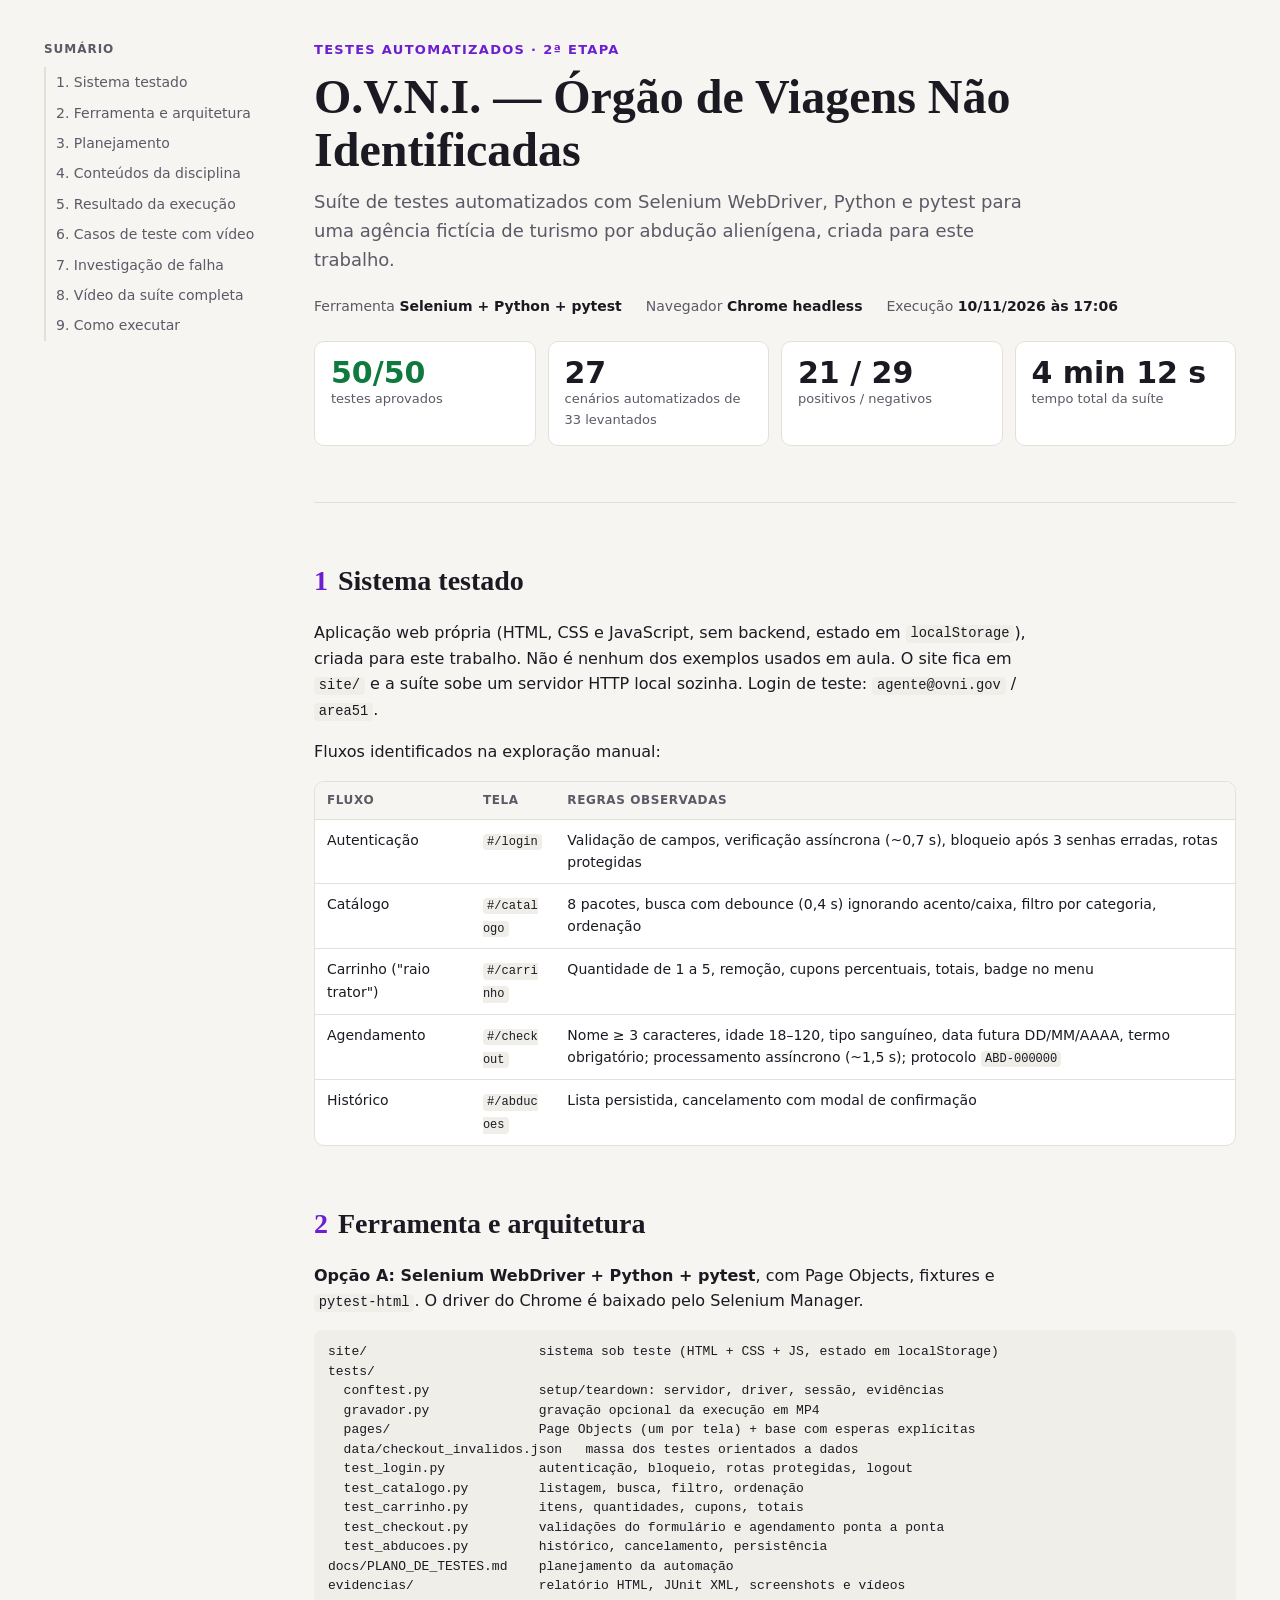
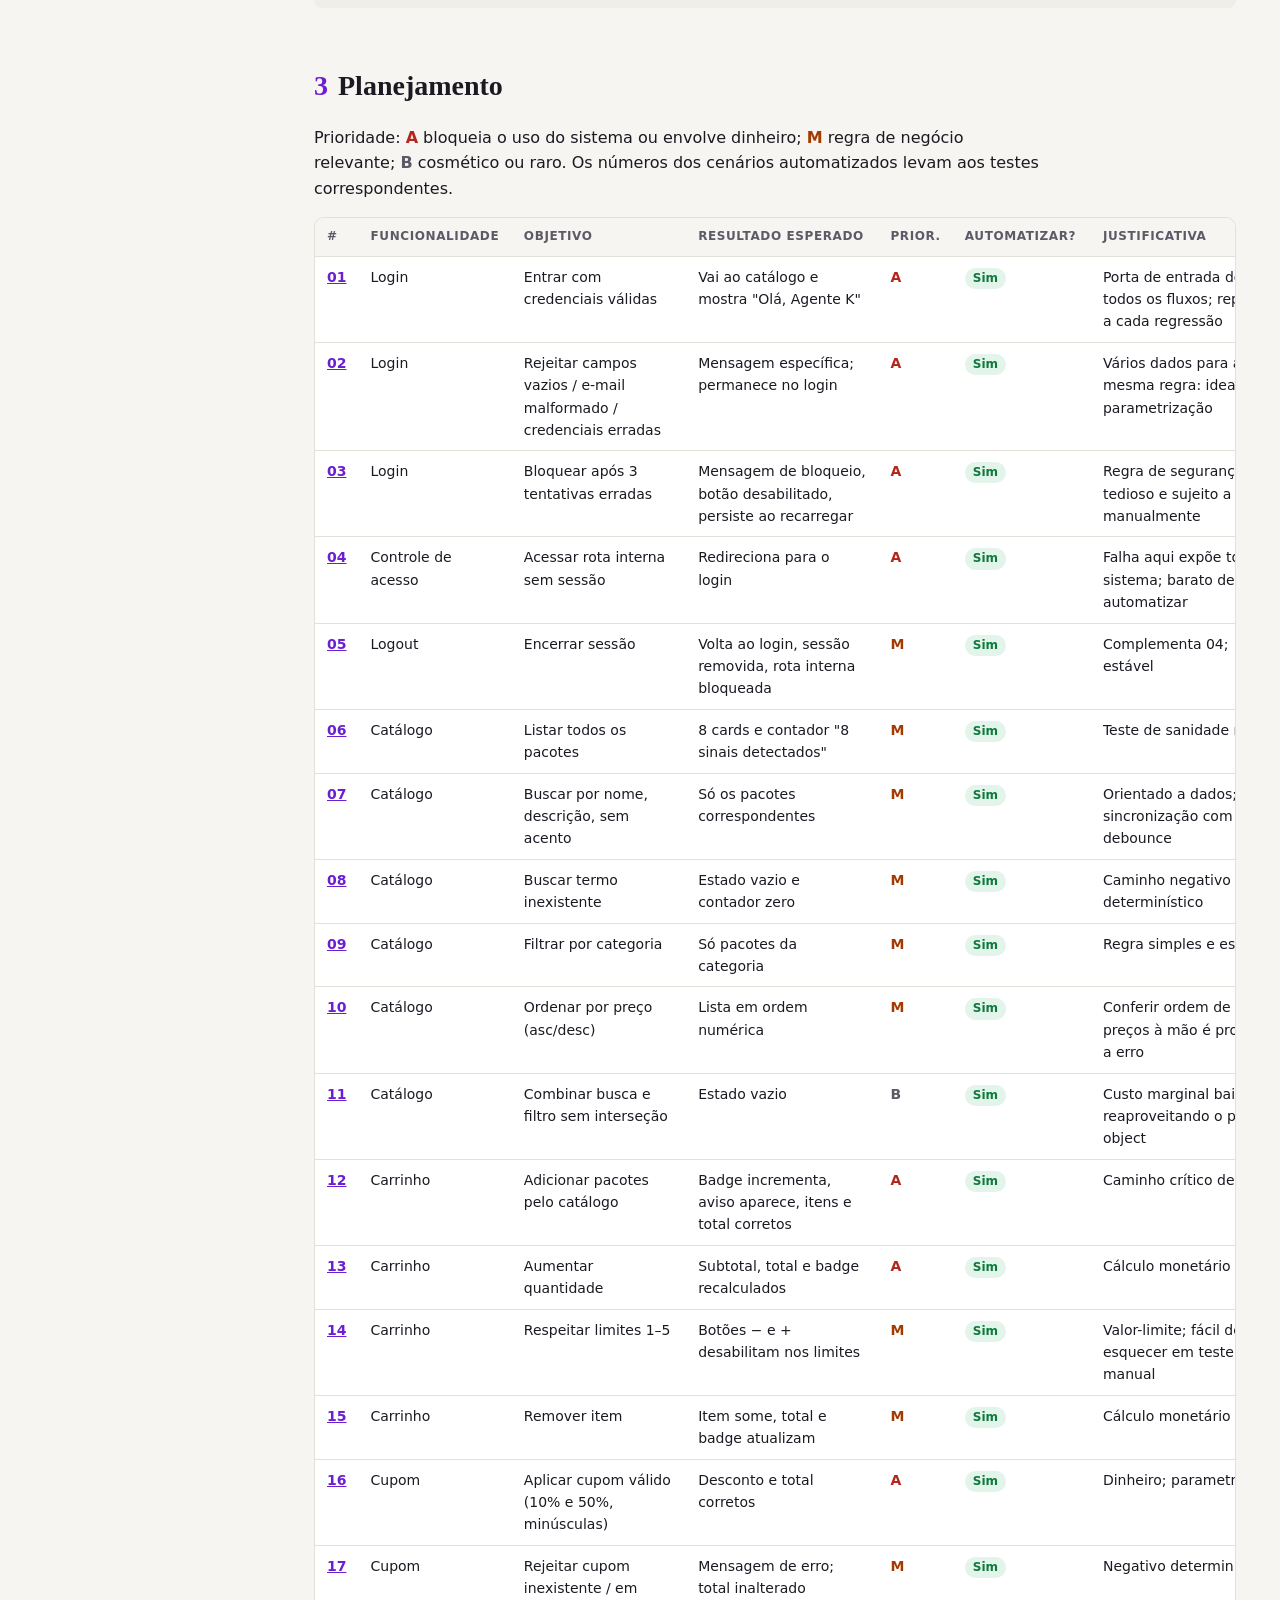
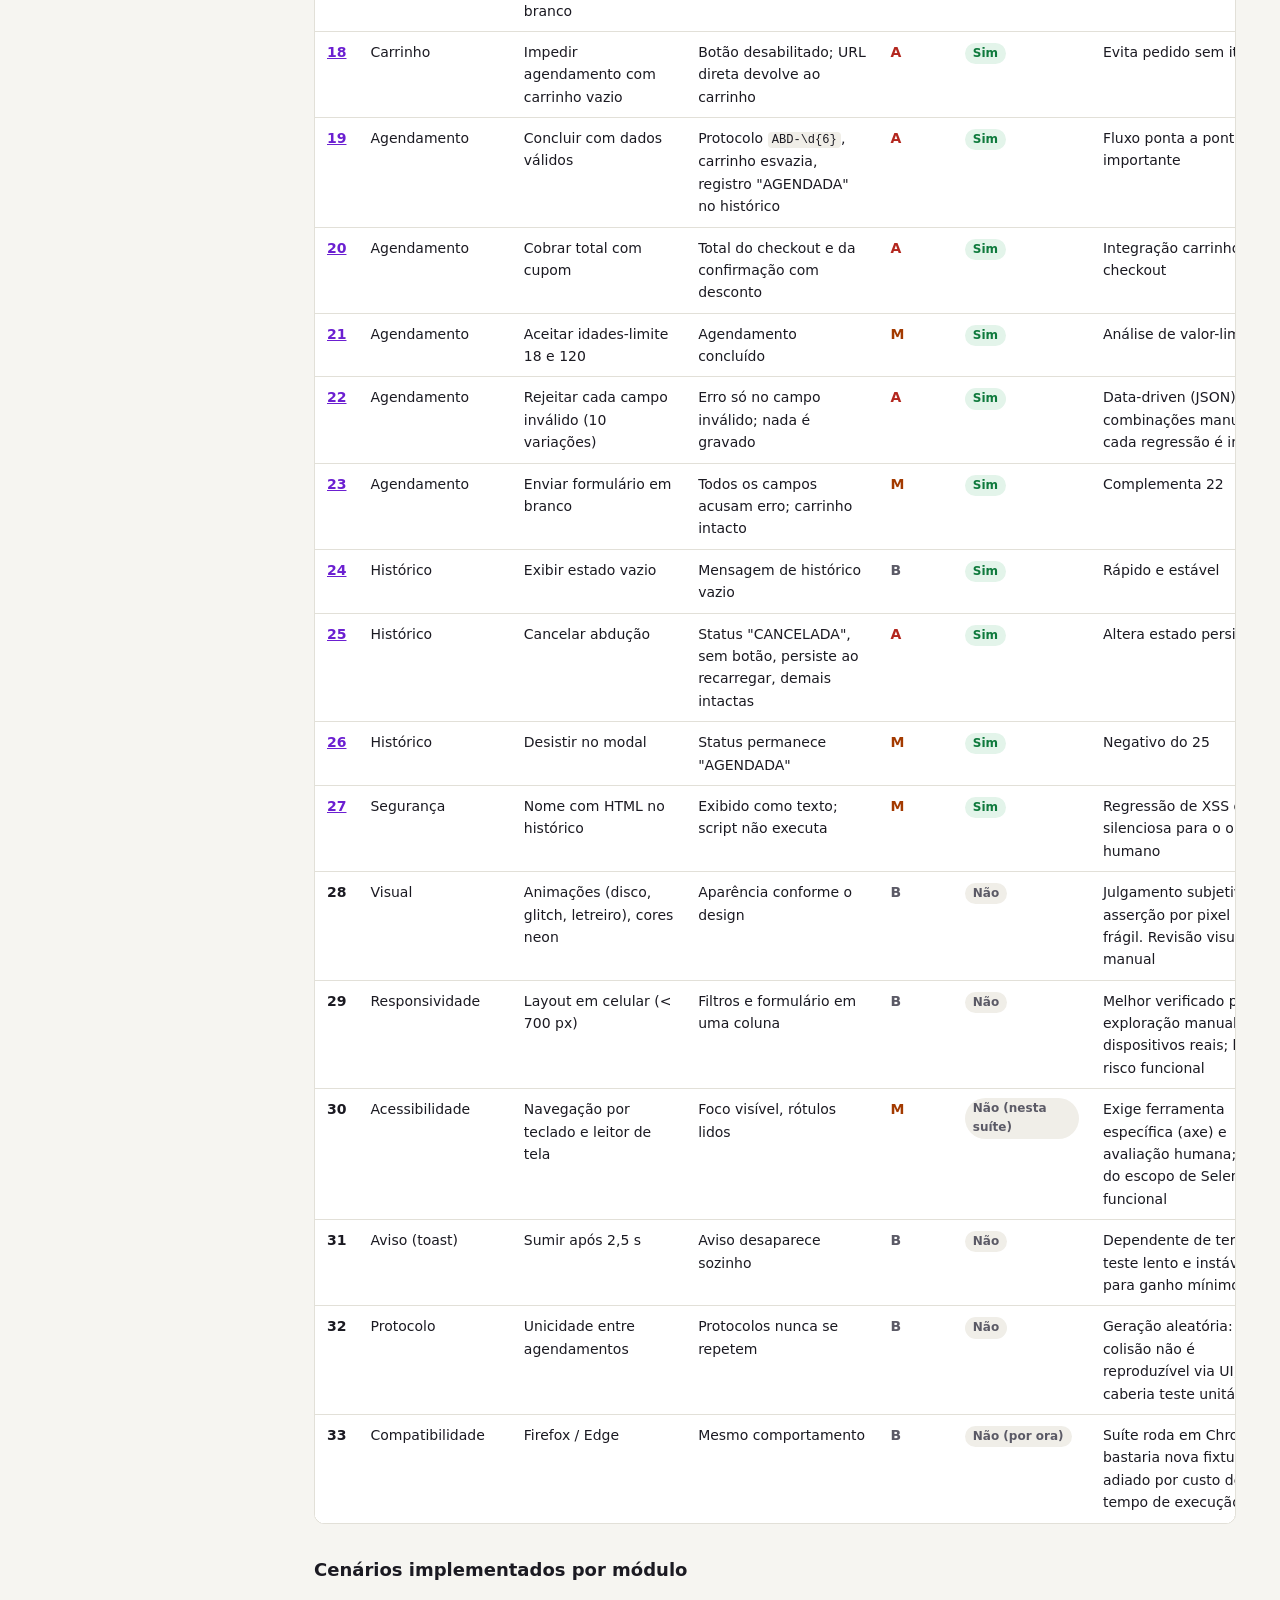
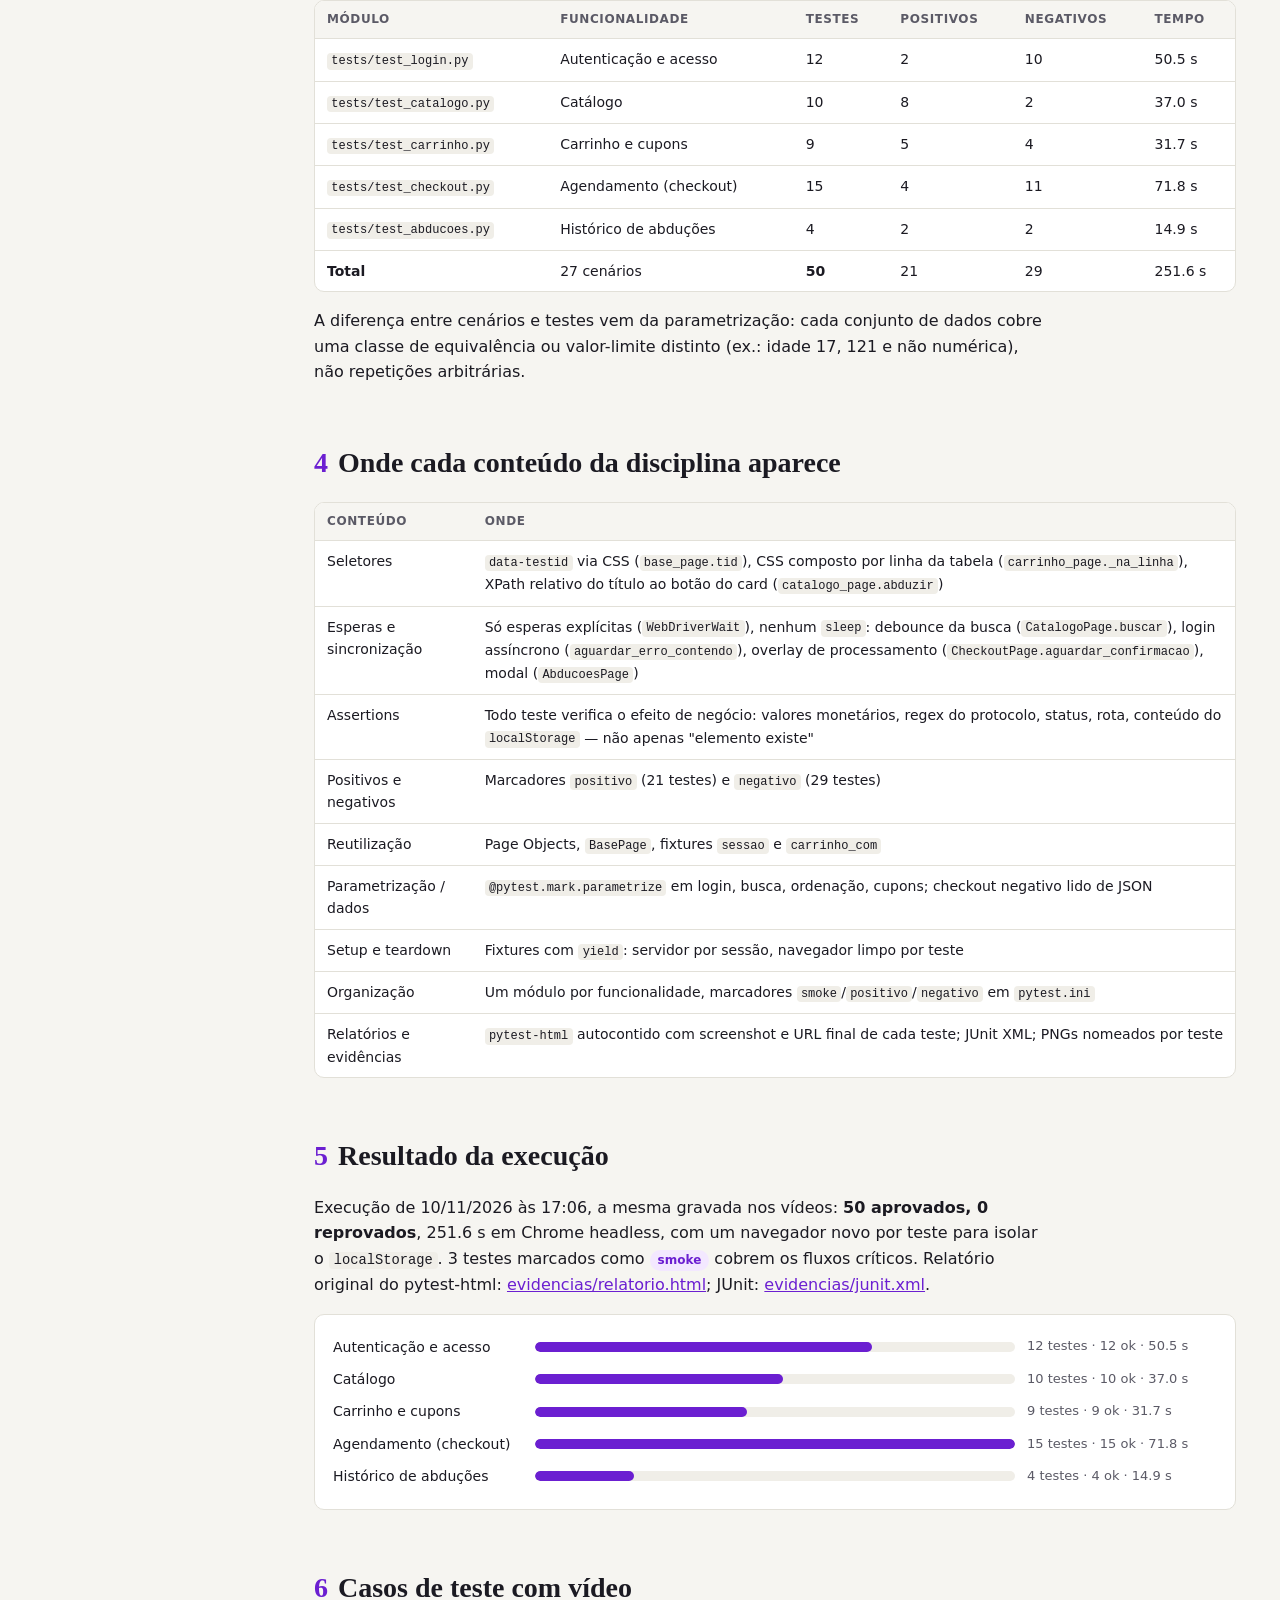
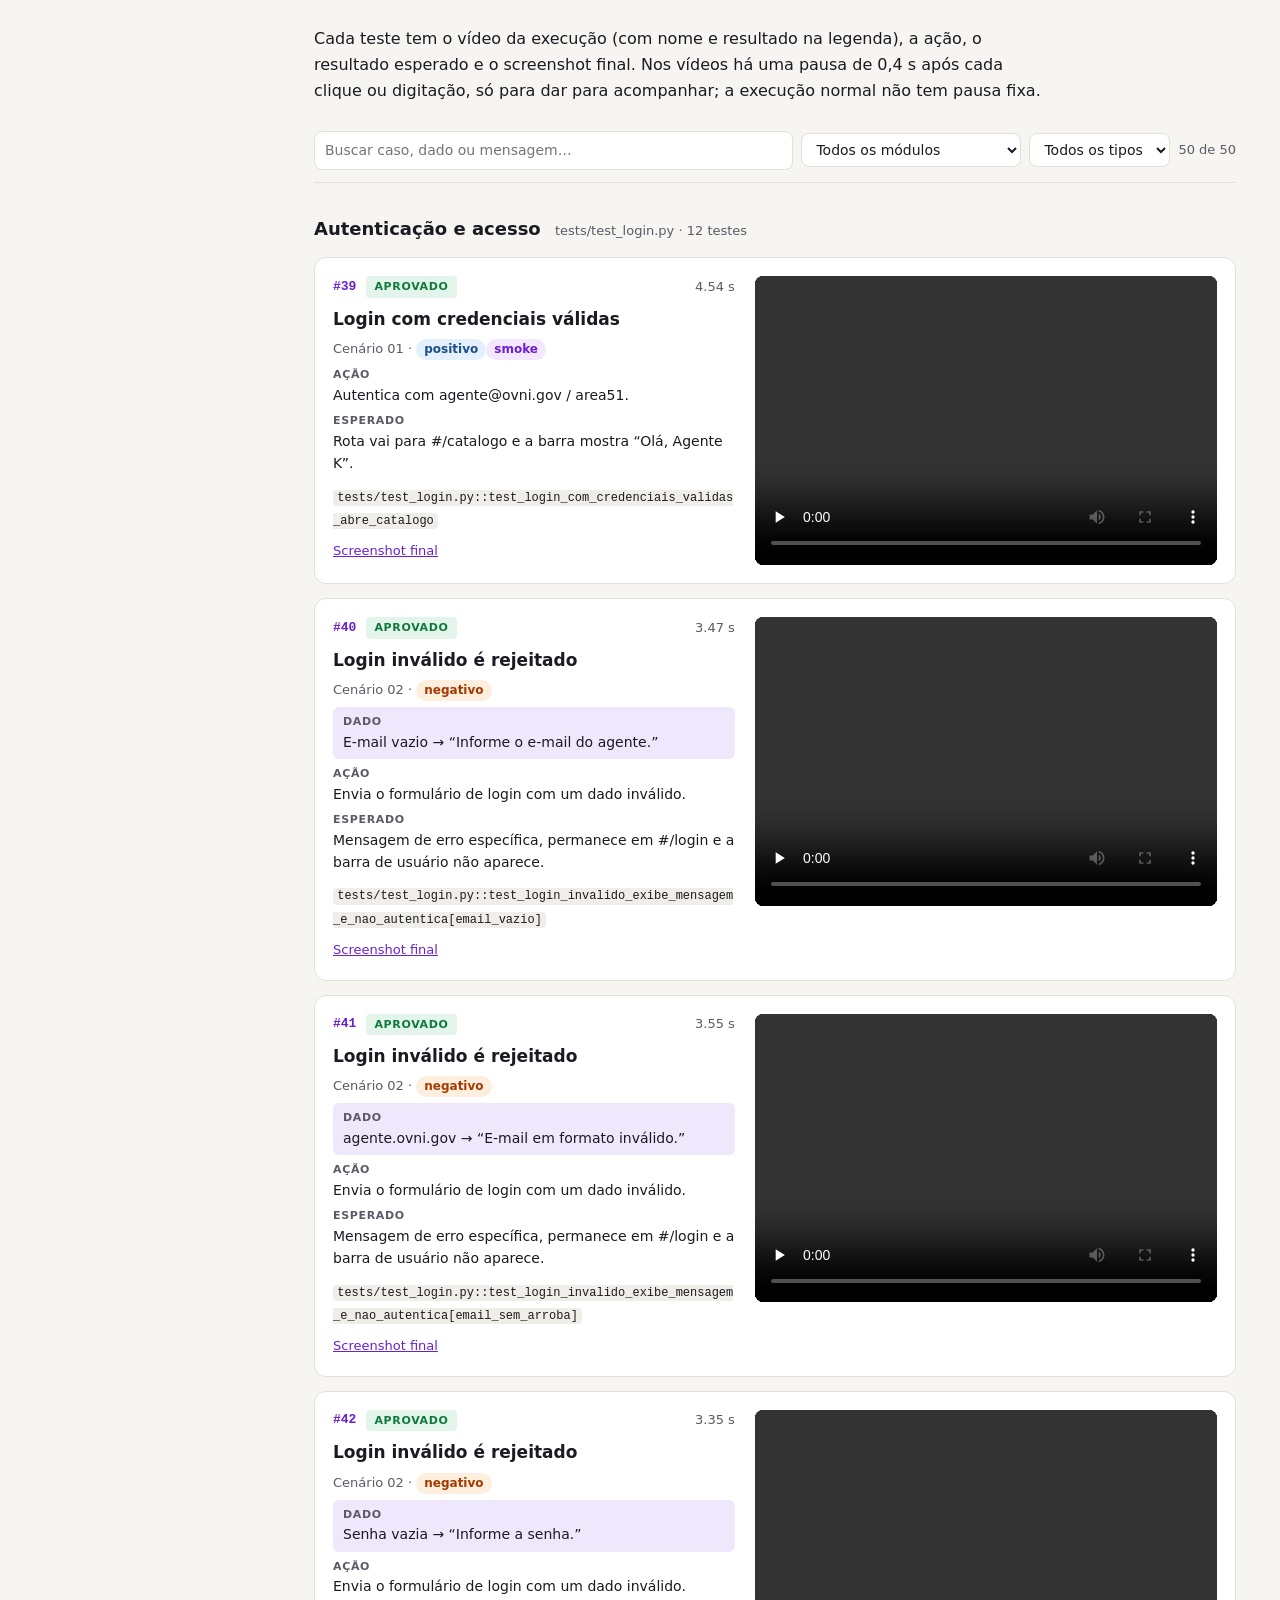
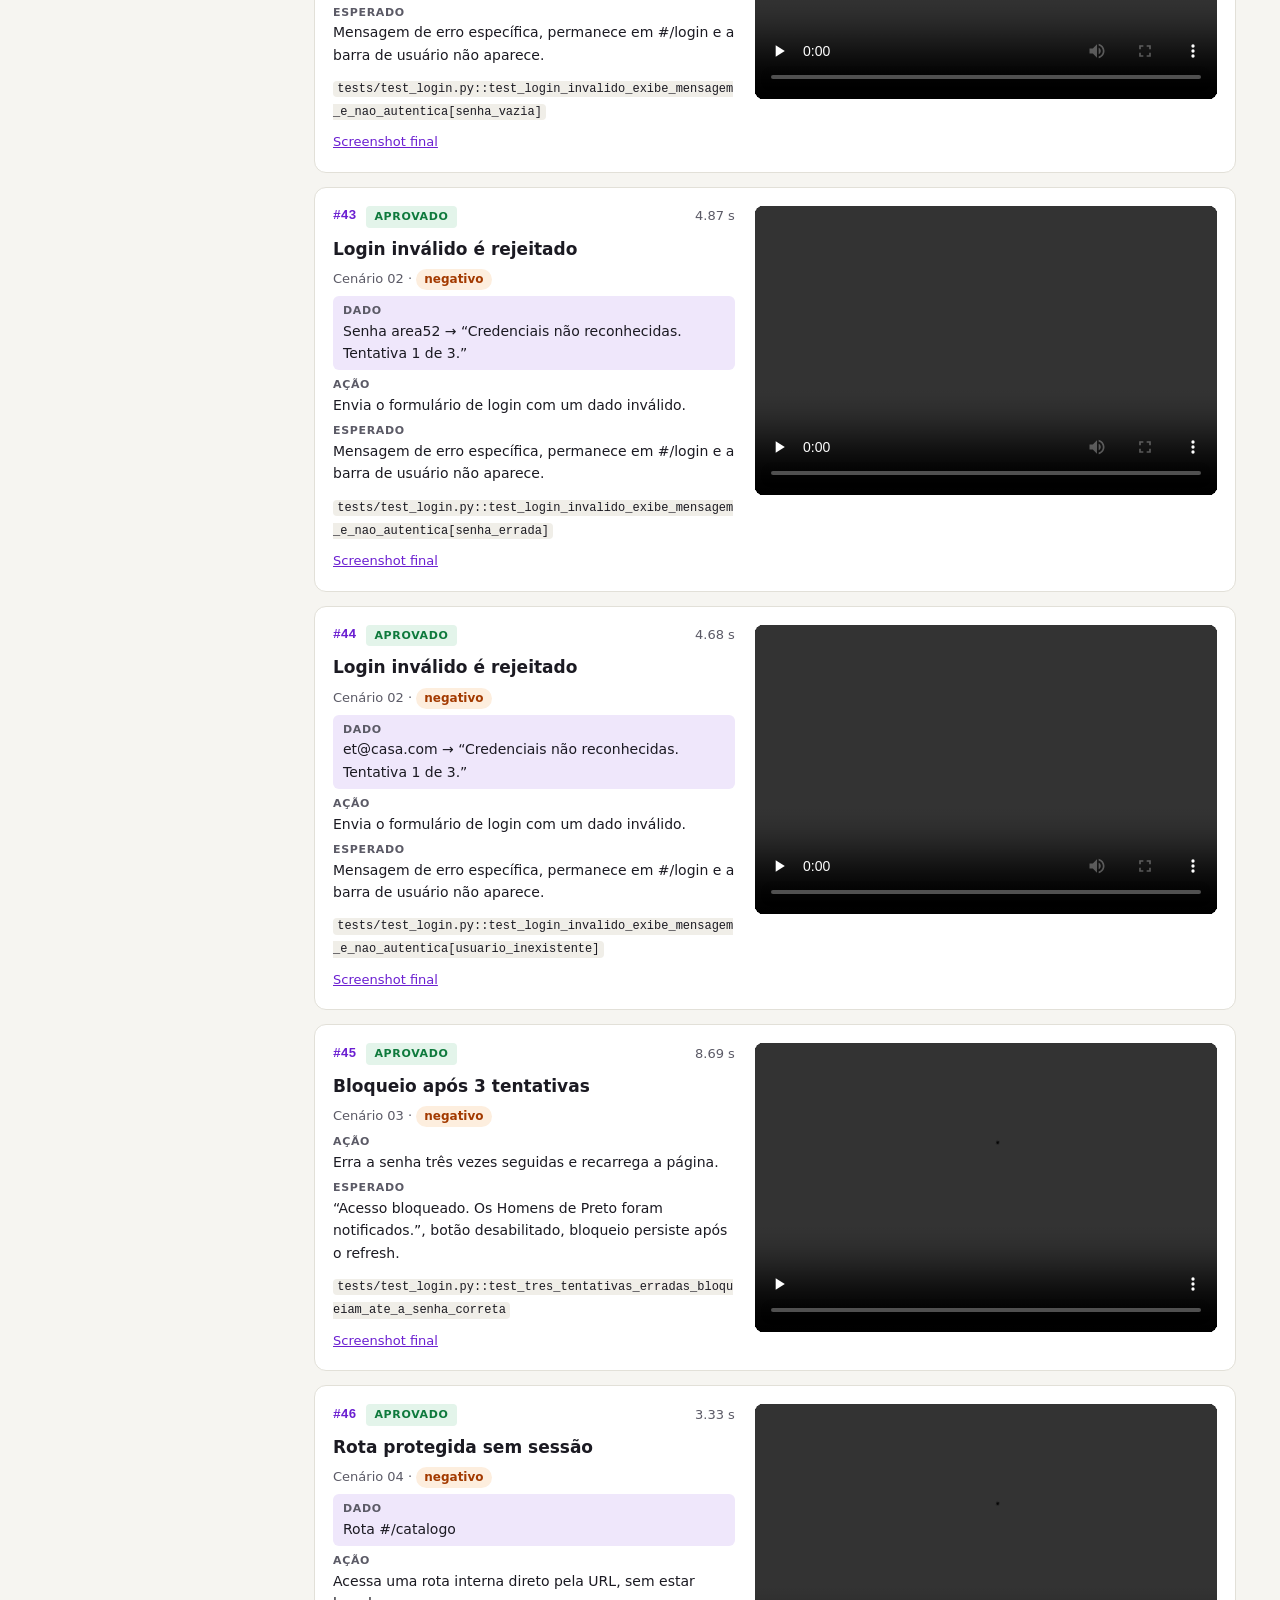
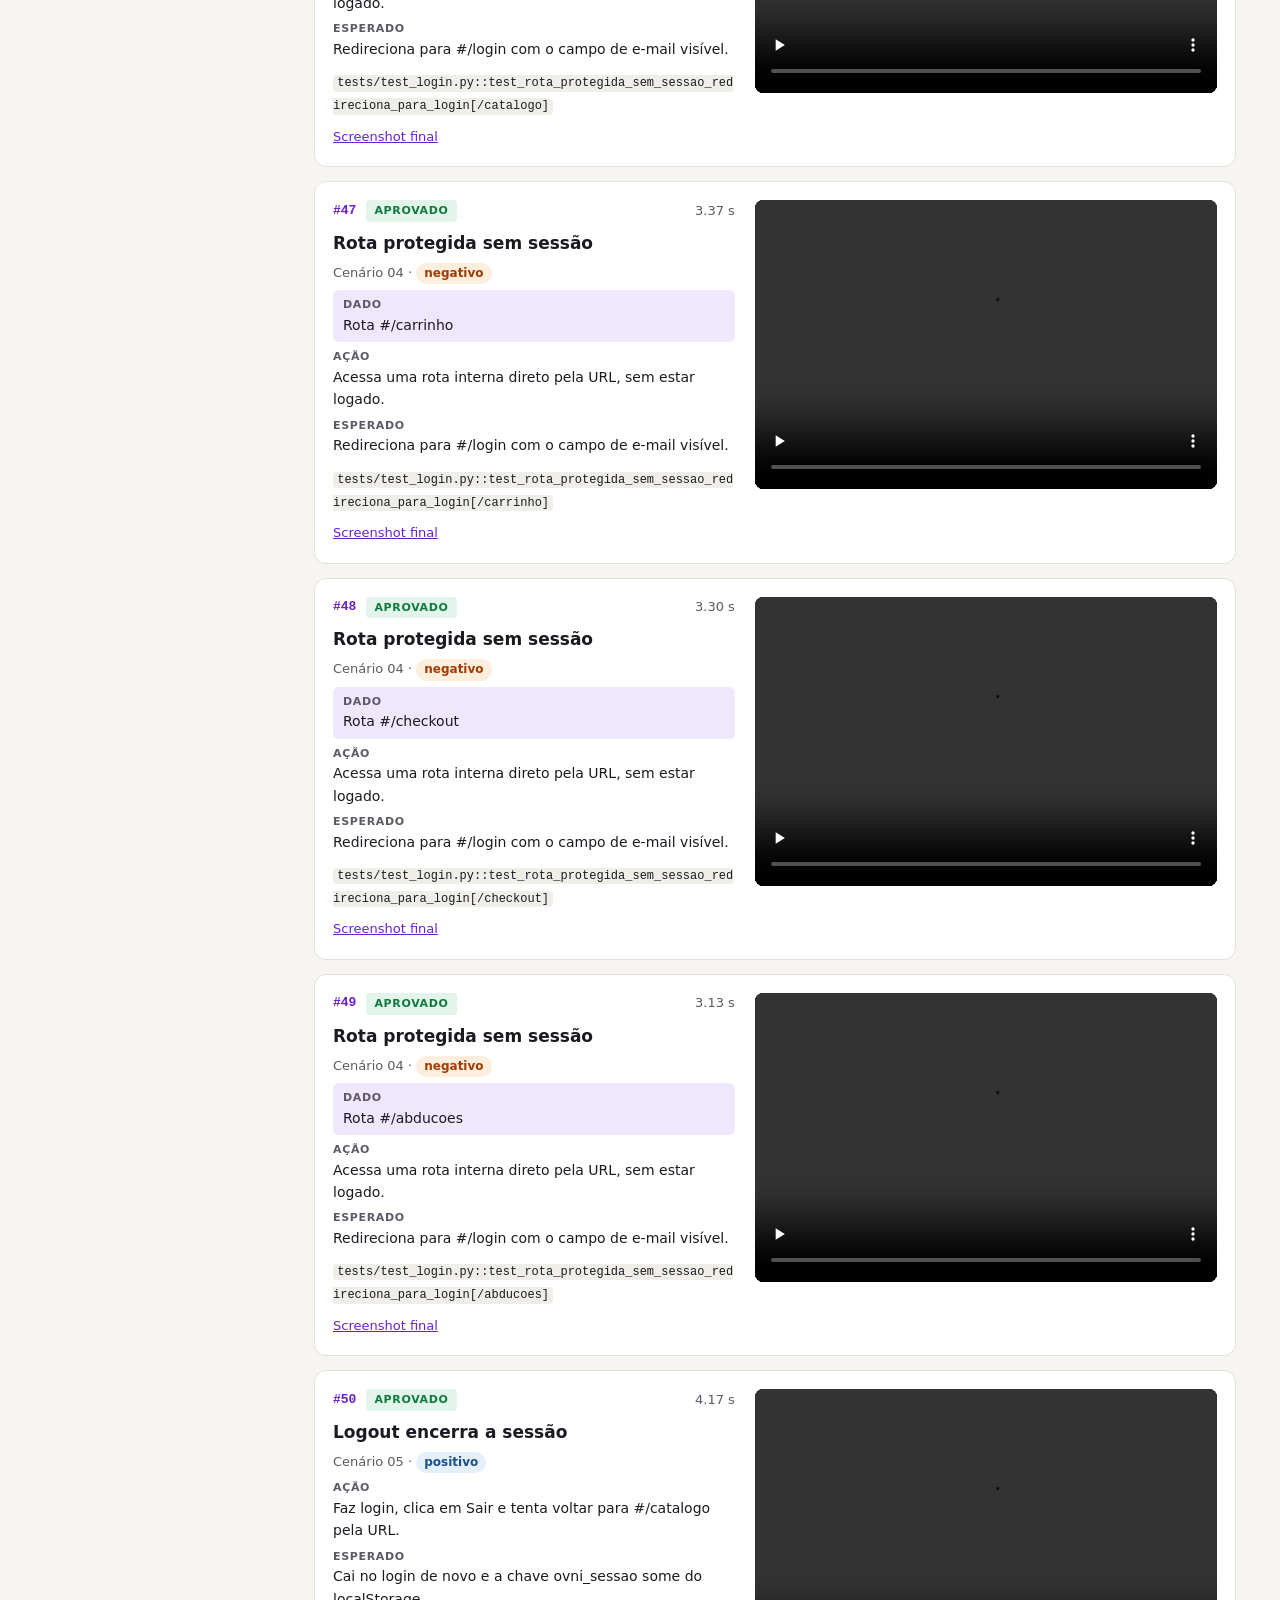
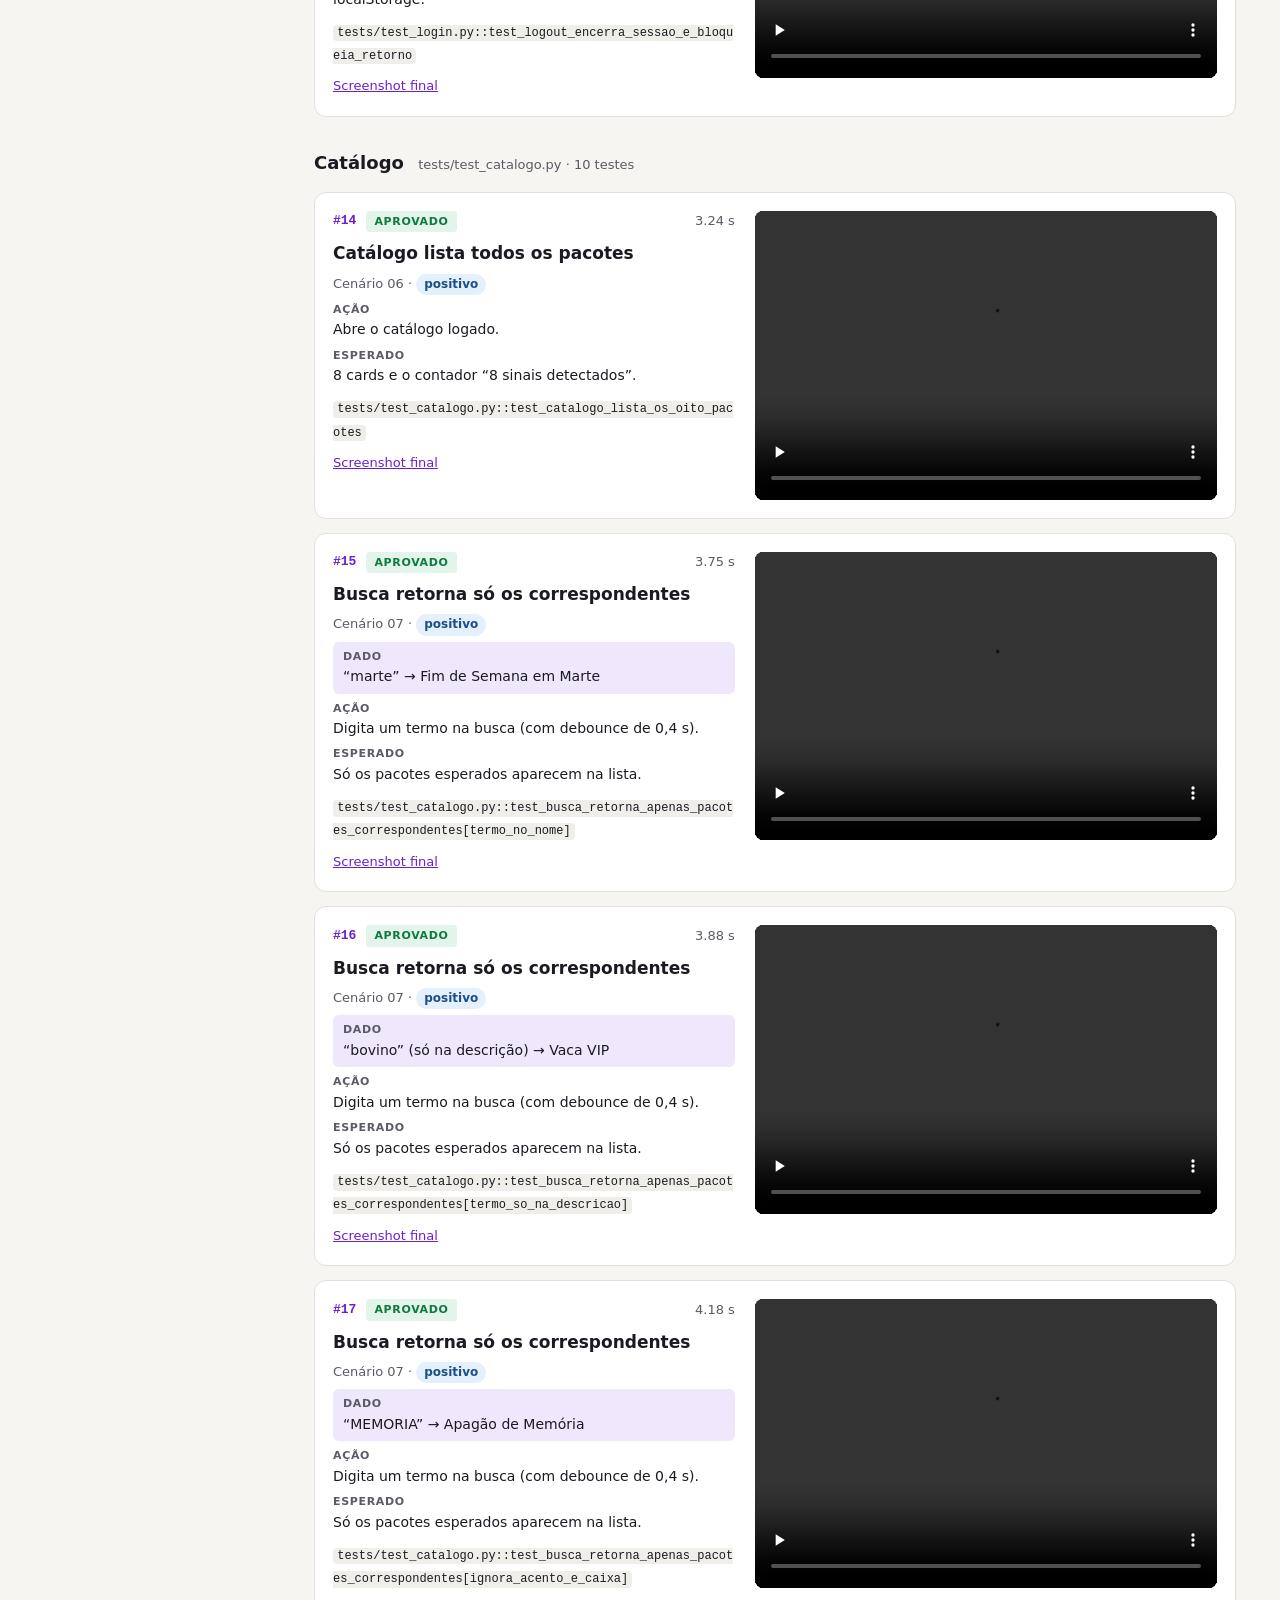
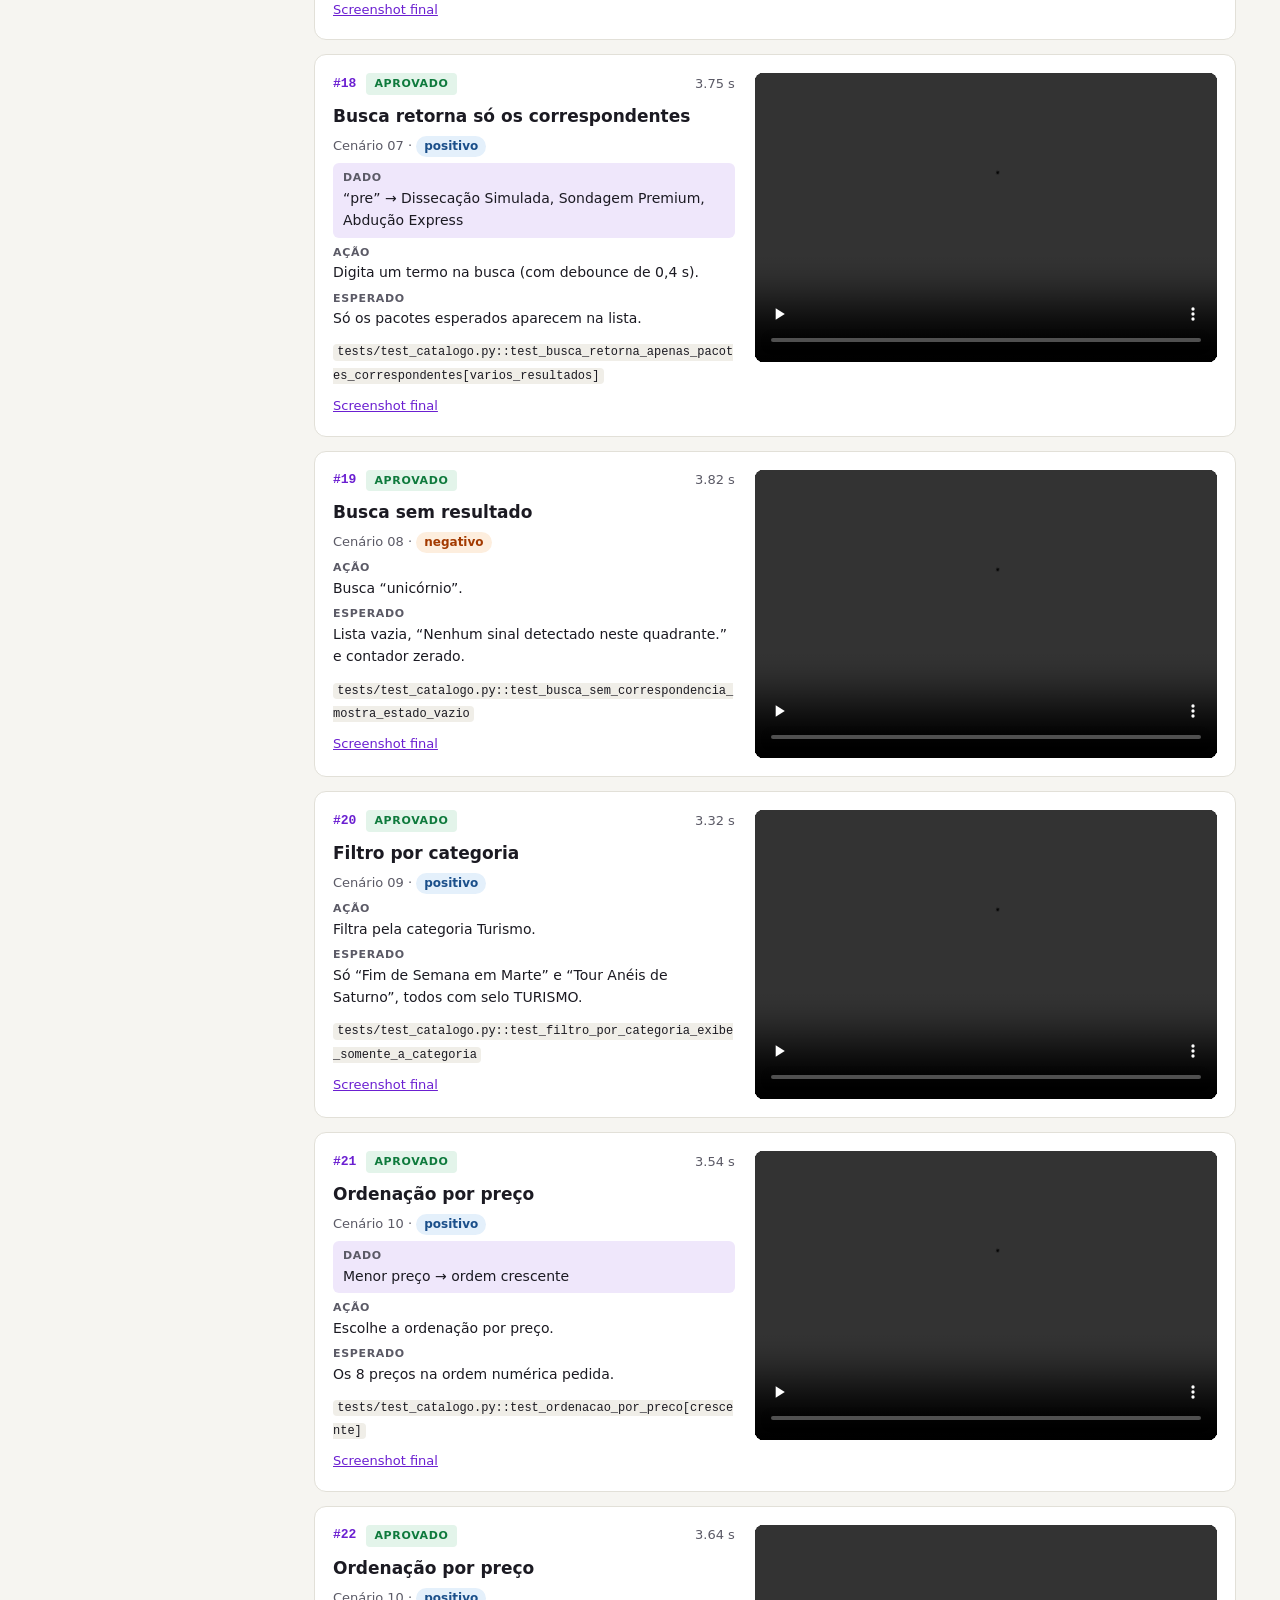
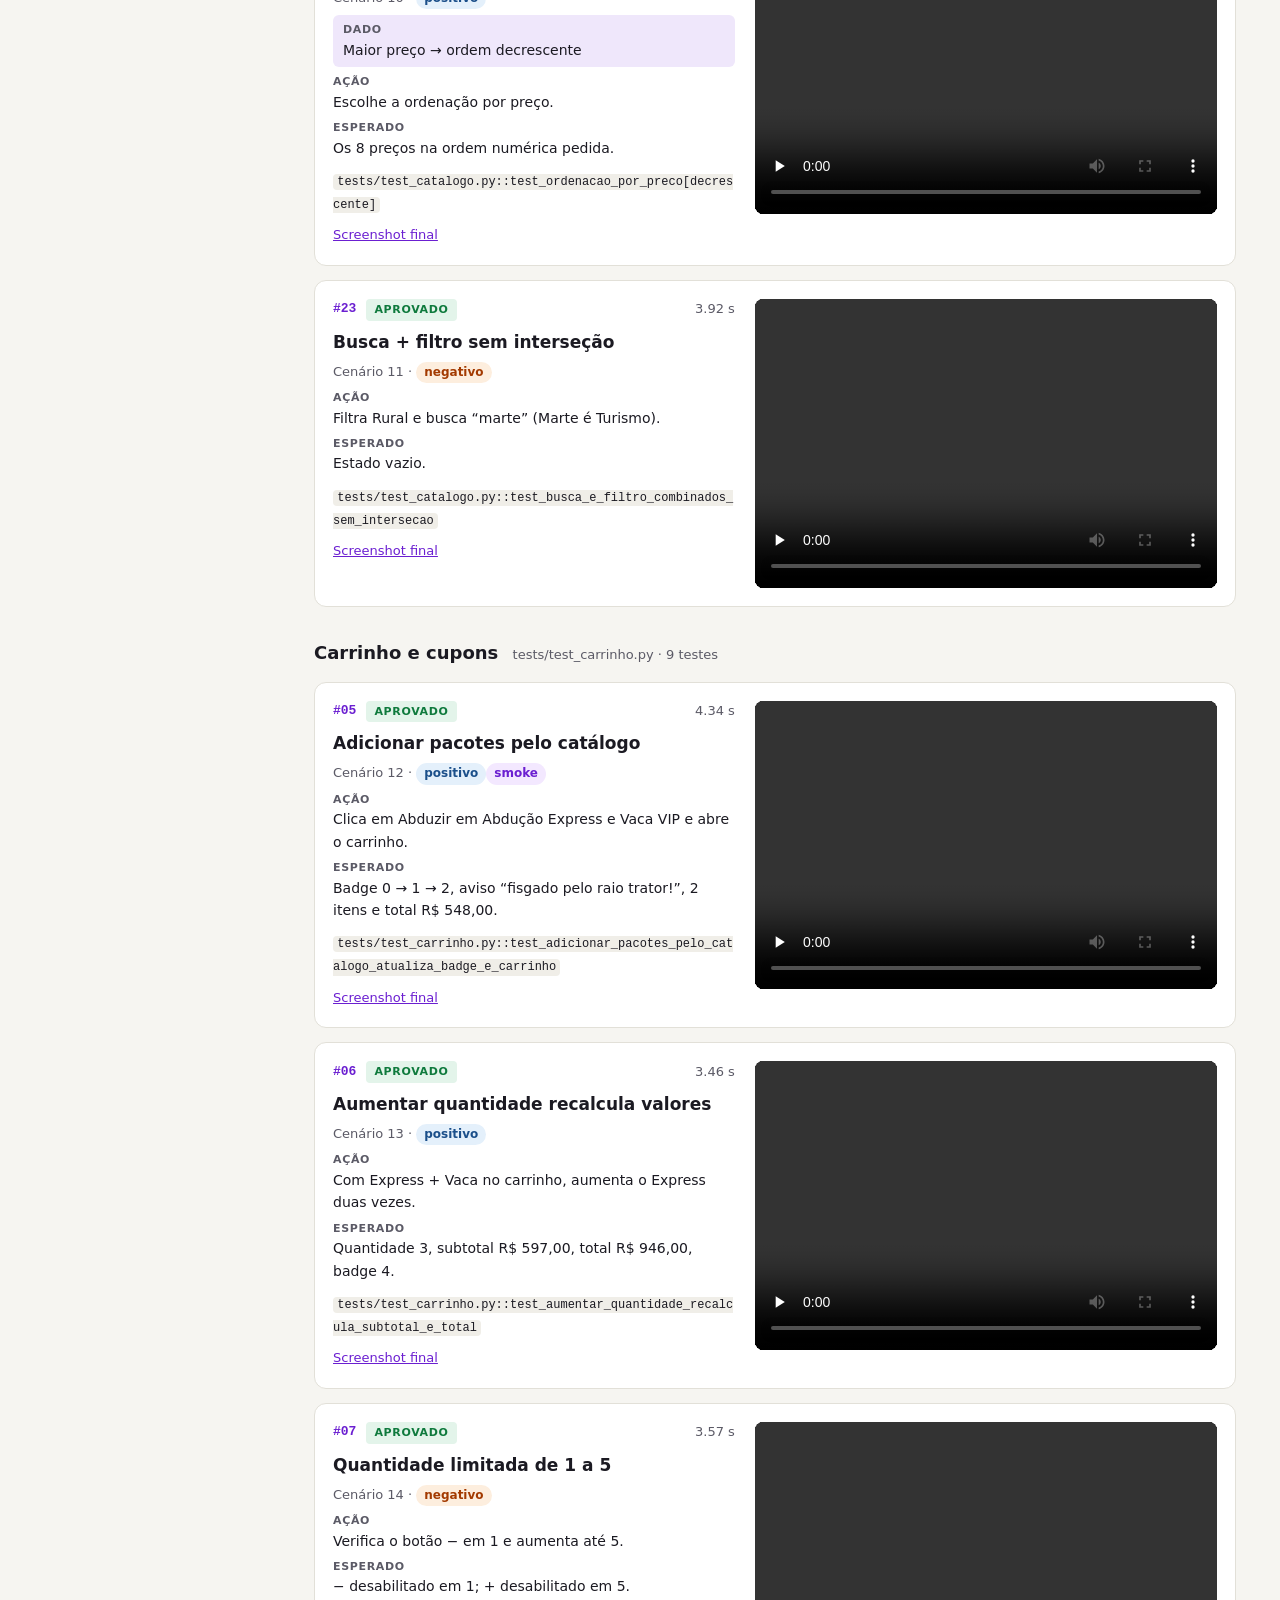
<file: index.html>
<!doctype html>
<html lang="pt-BR">
<head>
<meta charset="utf-8">
<meta http-equiv="refresh" content="0; url=entrega.html">
<title>O.V.N.I. — Entrega dos testes</title>
</head>
<body>
<p><a href="entrega.html">Abrir entrega dos testes</a></p>
</body>
</html>
</file>
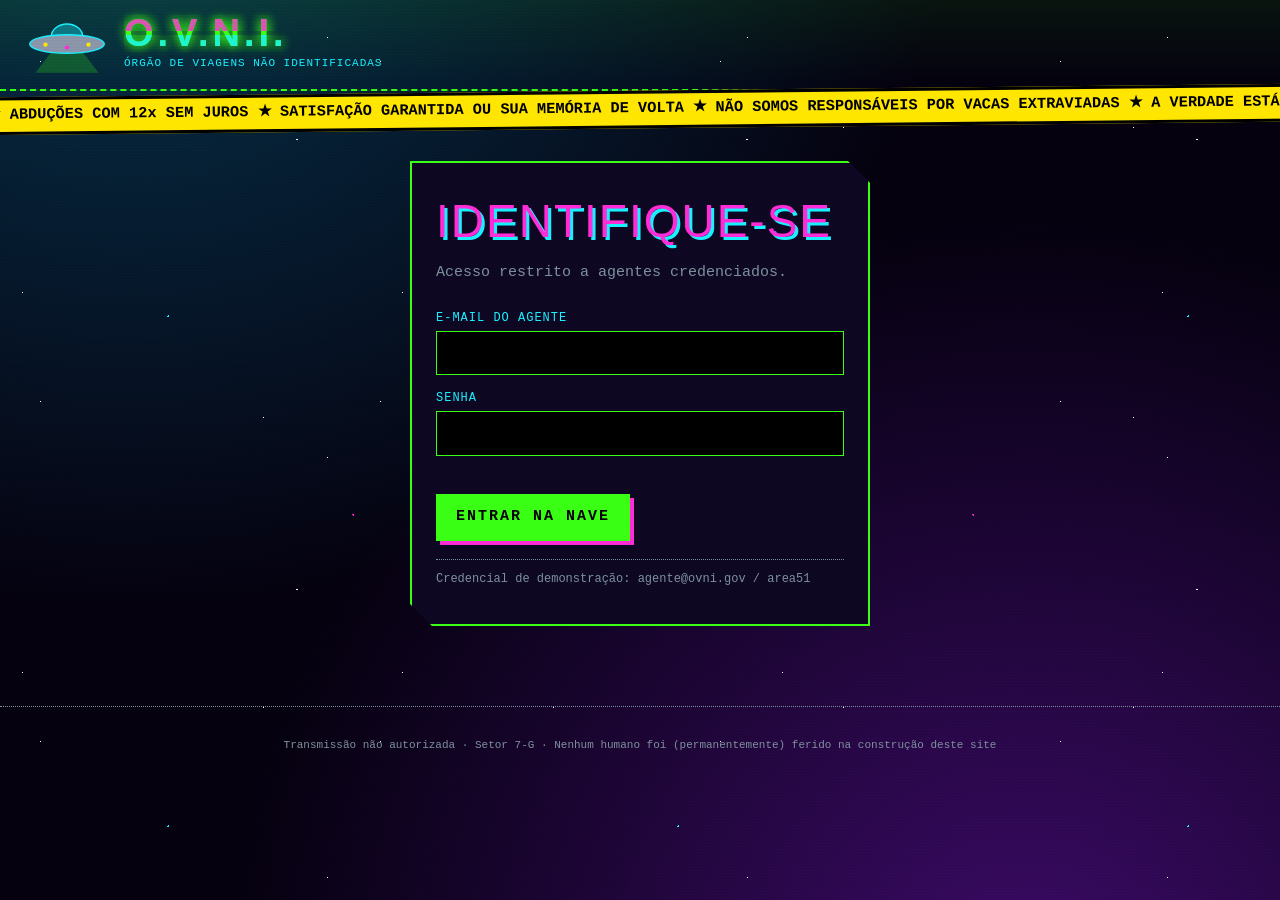
<file: site/index.html>
<!DOCTYPE html>
<html lang="pt-BR">
<head>
  <meta charset="UTF-8">
  <meta name="viewport" content="width=device-width, initial-scale=1">
  <title>O.V.N.I. — Órgão de Viagens Não Identificadas</title>
  <link rel="stylesheet" href="style.css">
</head>
<body>
  <div class="estrelas" aria-hidden="true"></div>
  <div class="scanlines" aria-hidden="true"></div>

  <header class="topo">
    <a class="marca" href="#/catalogo" data-testid="marca">
      <svg class="disco" viewBox="0 0 120 80" aria-hidden="true">
        <polygon class="raio" points="42,46 78,46 104,80 16,80"/>
        <ellipse cx="60" cy="30" rx="22" ry="18" class="cupula"/>
        <ellipse cx="60" cy="40" rx="52" ry="13" class="casco"/>
        <circle cx="30" cy="41" r="3" class="luz l1"/>
        <circle cx="60" cy="45" r="3" class="luz l2"/>
        <circle cx="90" cy="41" r="3" class="luz l3"/>
      </svg>
      <span class="marca-texto">
        <strong class="glitch" data-texto="O.V.N.I.">O.V.N.I.</strong>
        <small>Órgão de Viagens Não Identificadas</small>
      </span>
    </a>
    <nav id="nav" class="nav" data-testid="nav"></nav>
  </header>

  <div class="letreiro" aria-hidden="true">
    <div class="letreiro-faixa">
      <span>★ ABDUÇÕES COM 12x SEM JUROS ★ SATISFAÇÃO GARANTIDA OU SUA MEMÓRIA DE VOLTA ★ NÃO SOMOS RESPONSÁVEIS POR VACAS EXTRAVIADAS ★ A VERDADE ESTÁ NO CARRINHO ★ PROIBIDO FOTOGRAFAR COM FLASH ★&nbsp;</span>
      <span>★ ABDUÇÕES COM 12x SEM JUROS ★ SATISFAÇÃO GARANTIDA OU SUA MEMÓRIA DE VOLTA ★ NÃO SOMOS RESPONSÁVEIS POR VACAS EXTRAVIADAS ★ A VERDADE ESTÁ NO CARRINHO ★ PROIBIDO FOTOGRAFAR COM FLASH ★&nbsp;</span>
    </div>
  </div>

  <main id="app" class="app" data-testid="app"></main>

  <div id="toast" class="toast" data-testid="toast" role="status" hidden></div>
  <div id="camada" class="camada" hidden></div>

  <footer class="rodape">
    Transmissão não autorizada · Setor 7-G · Nenhum humano foi (permanentemente) ferido na construção deste site
  </footer>

  <script src="app.js"></script>
</body>
</html>
</file>
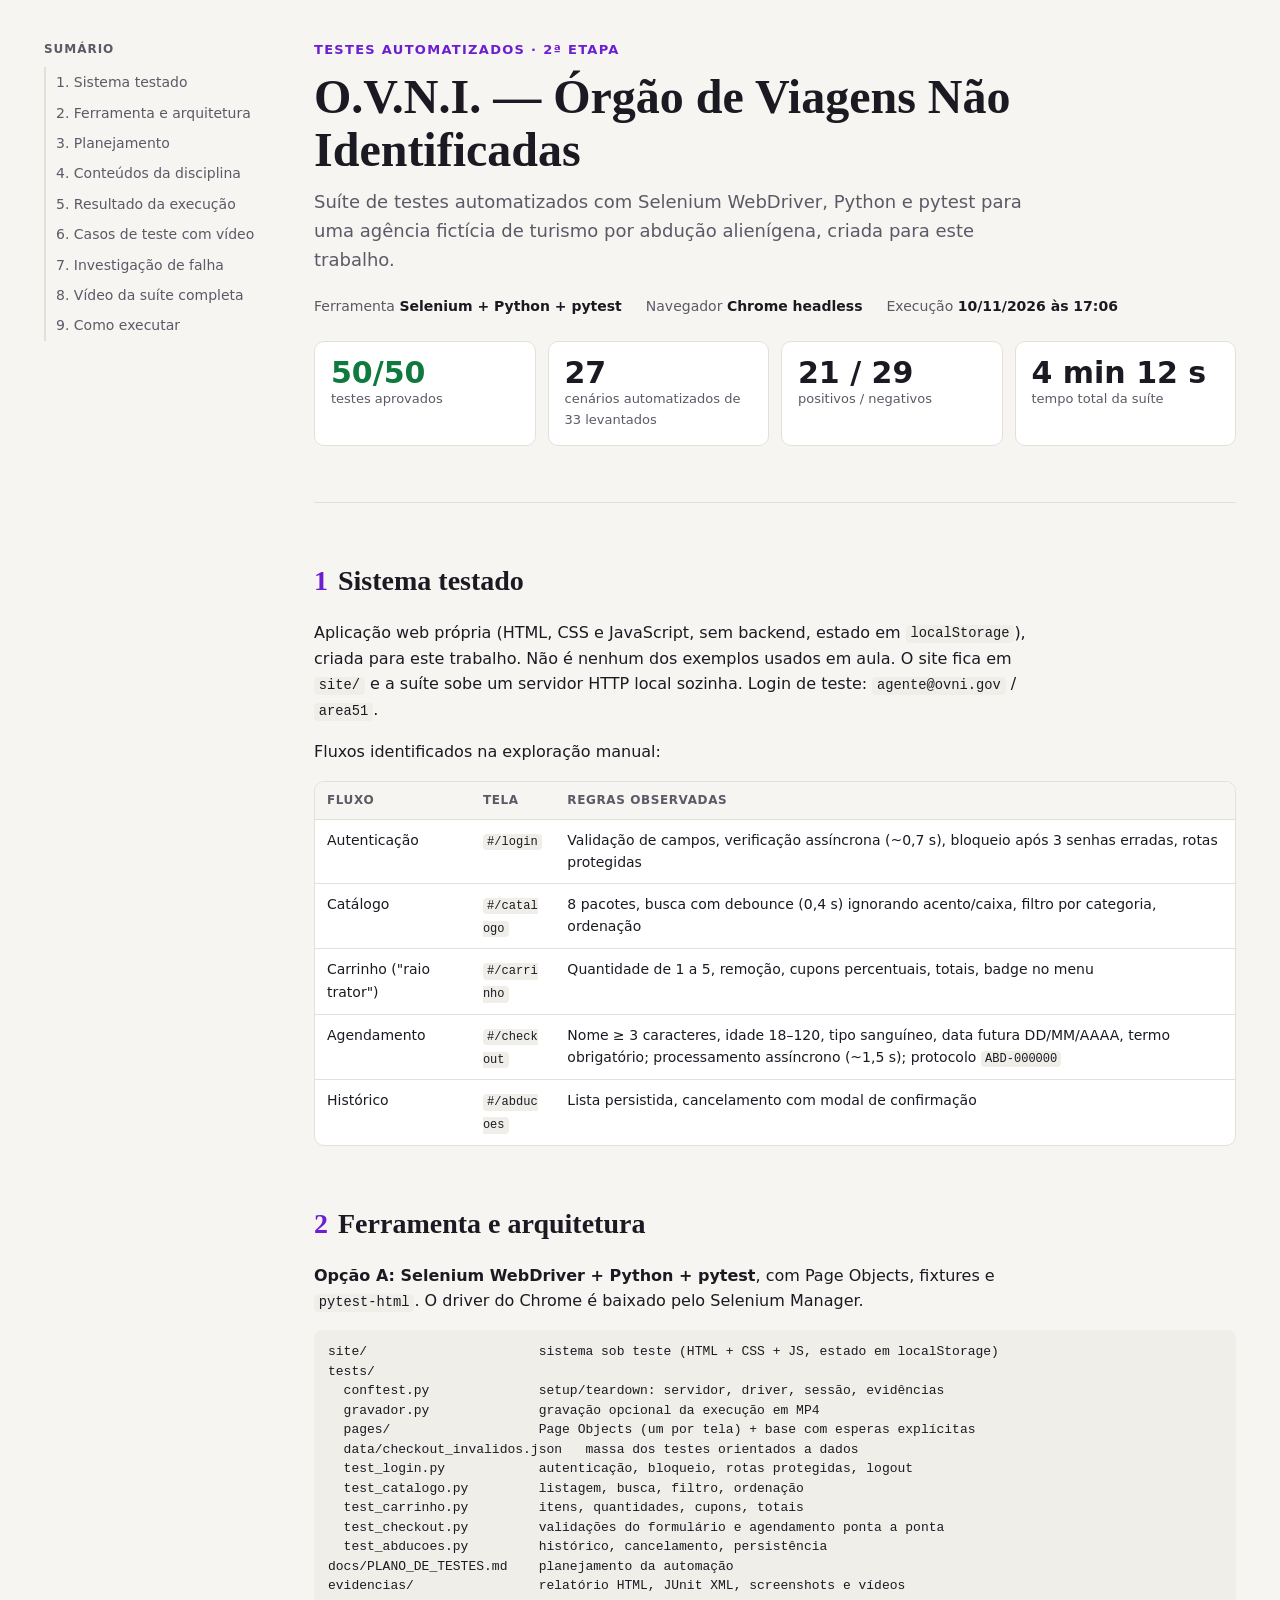
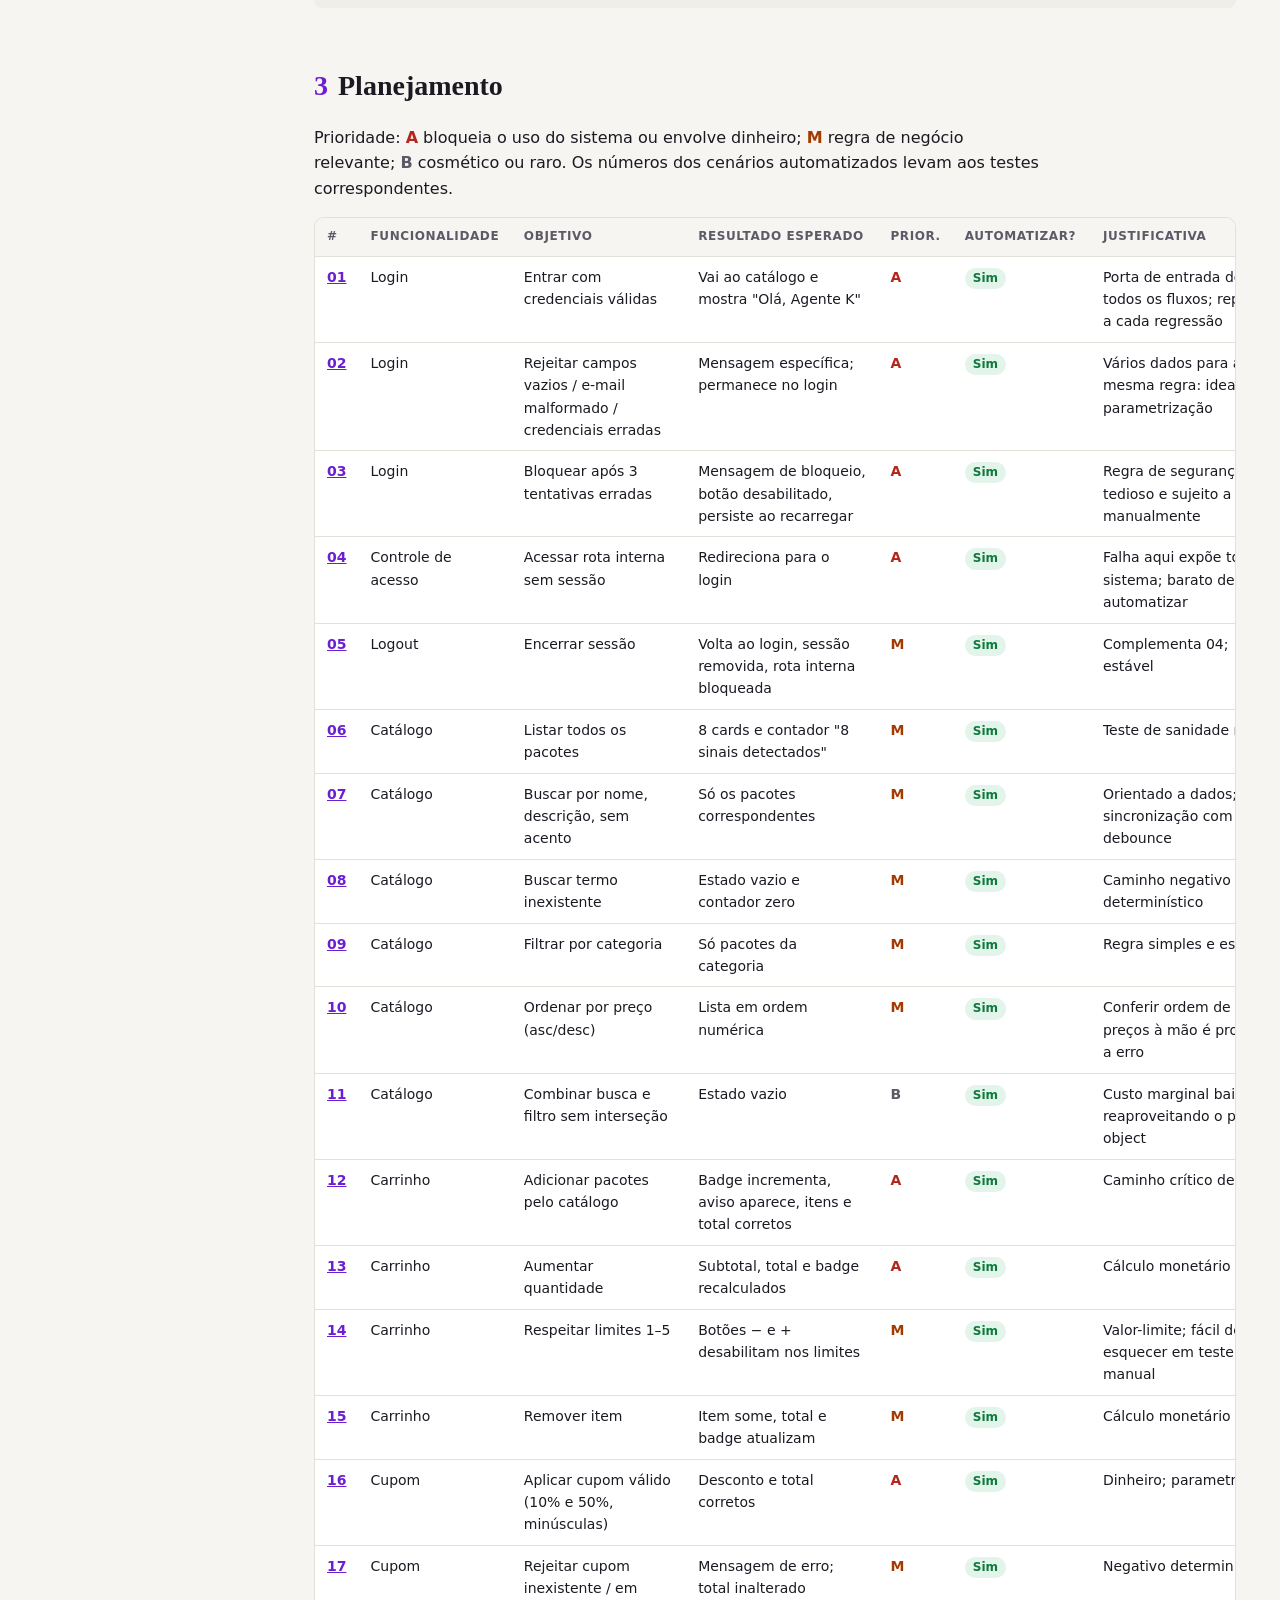
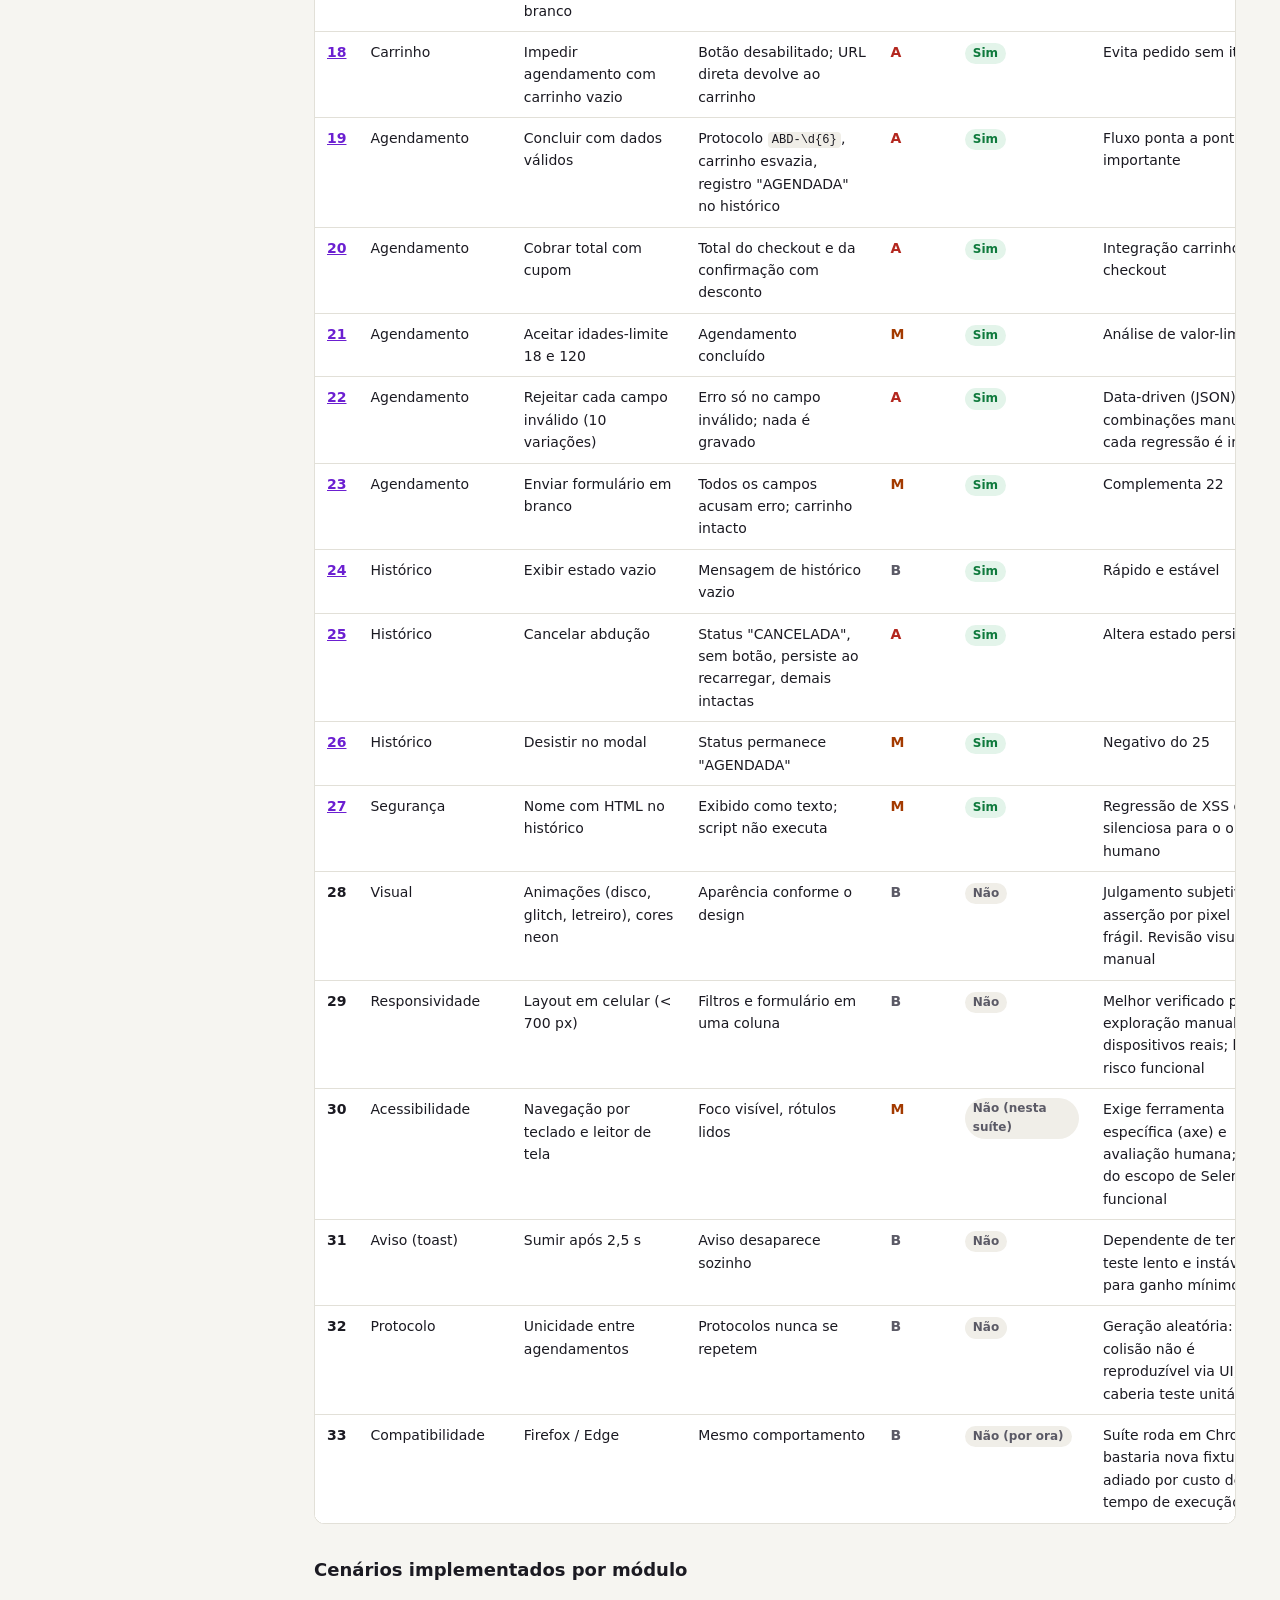
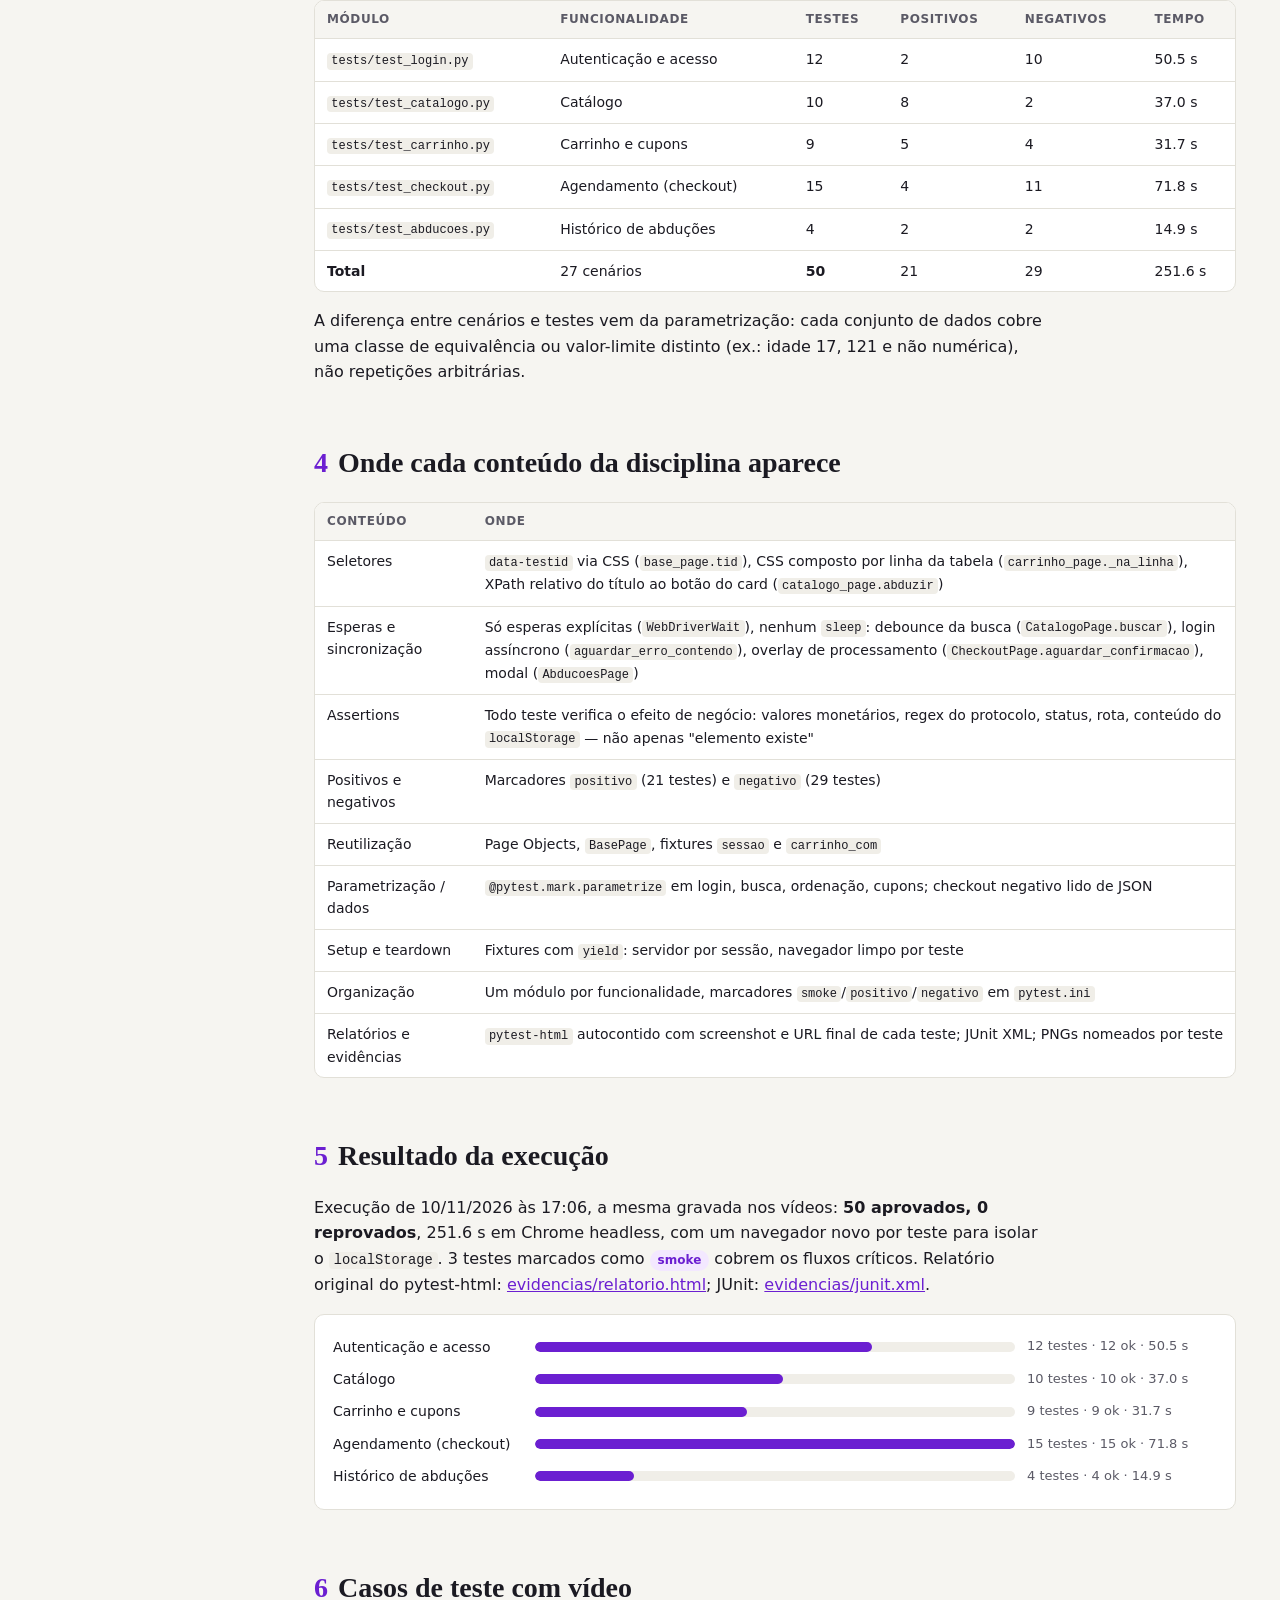
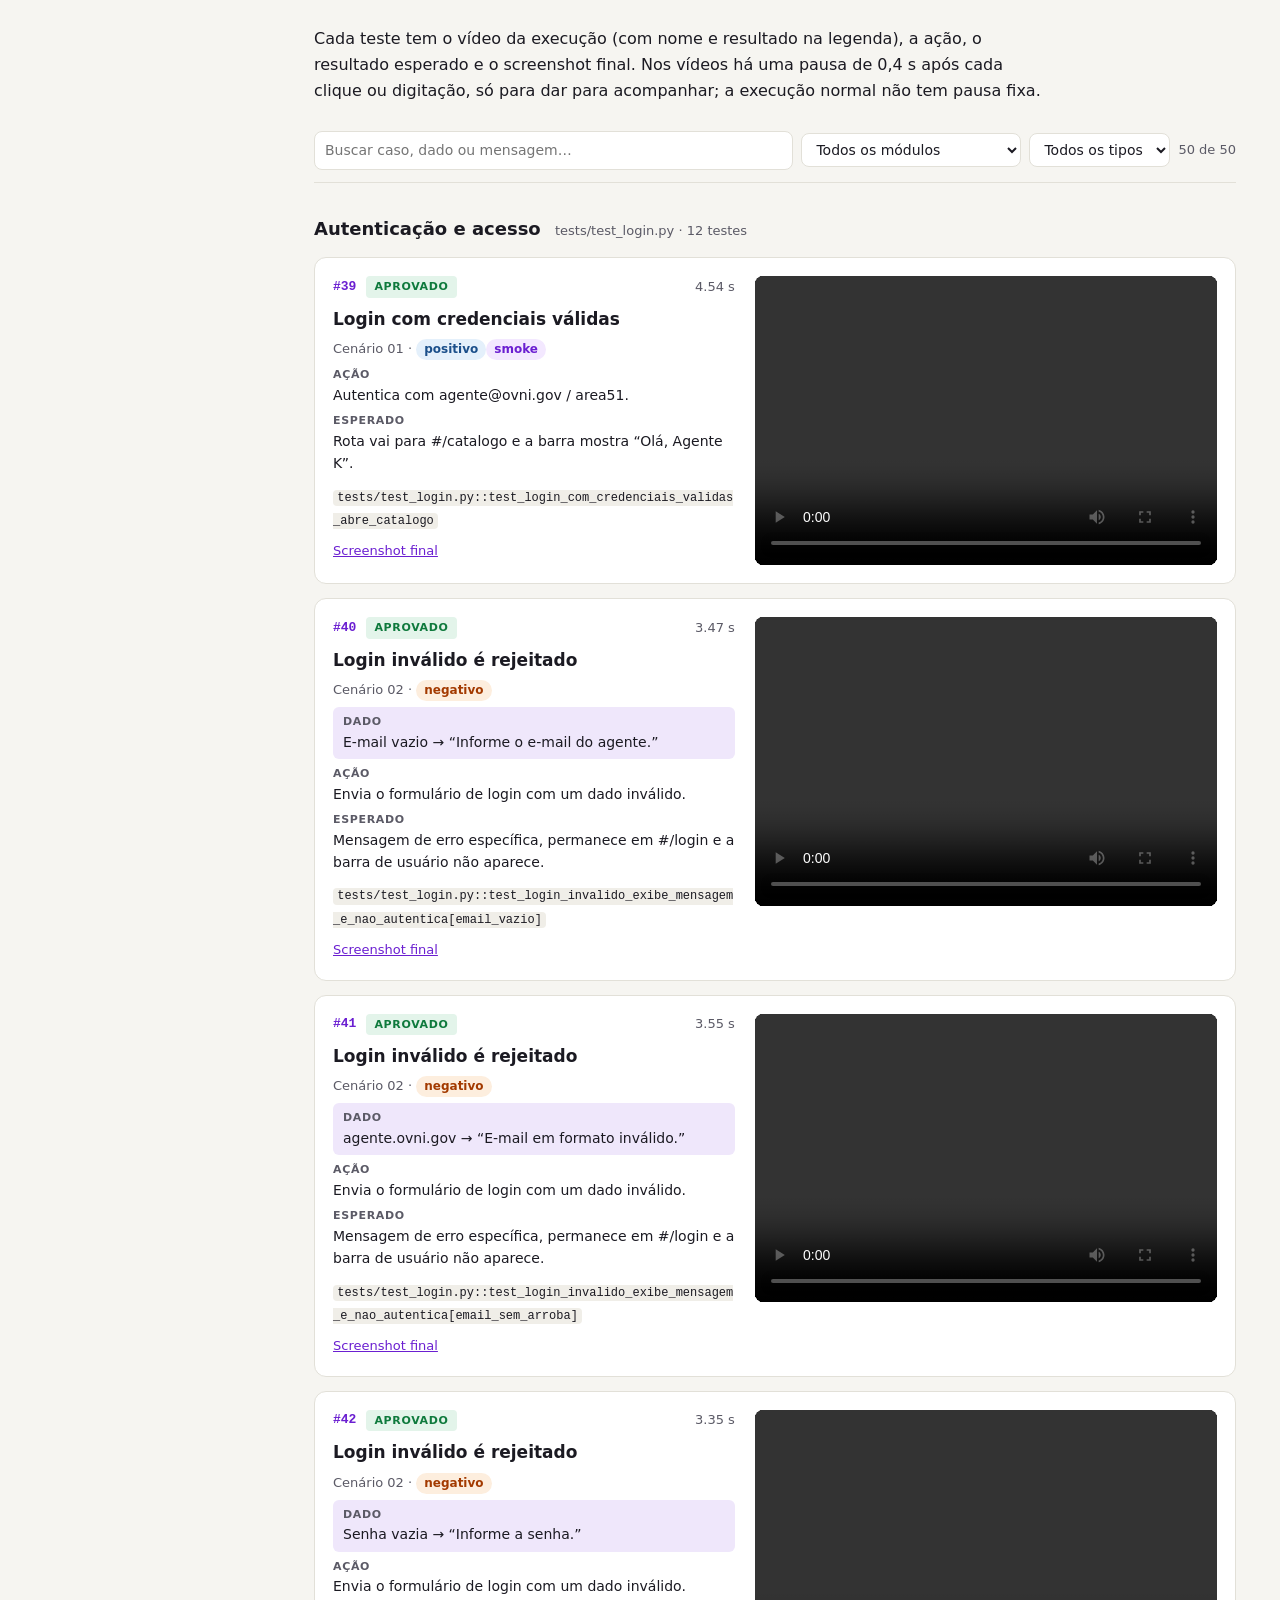
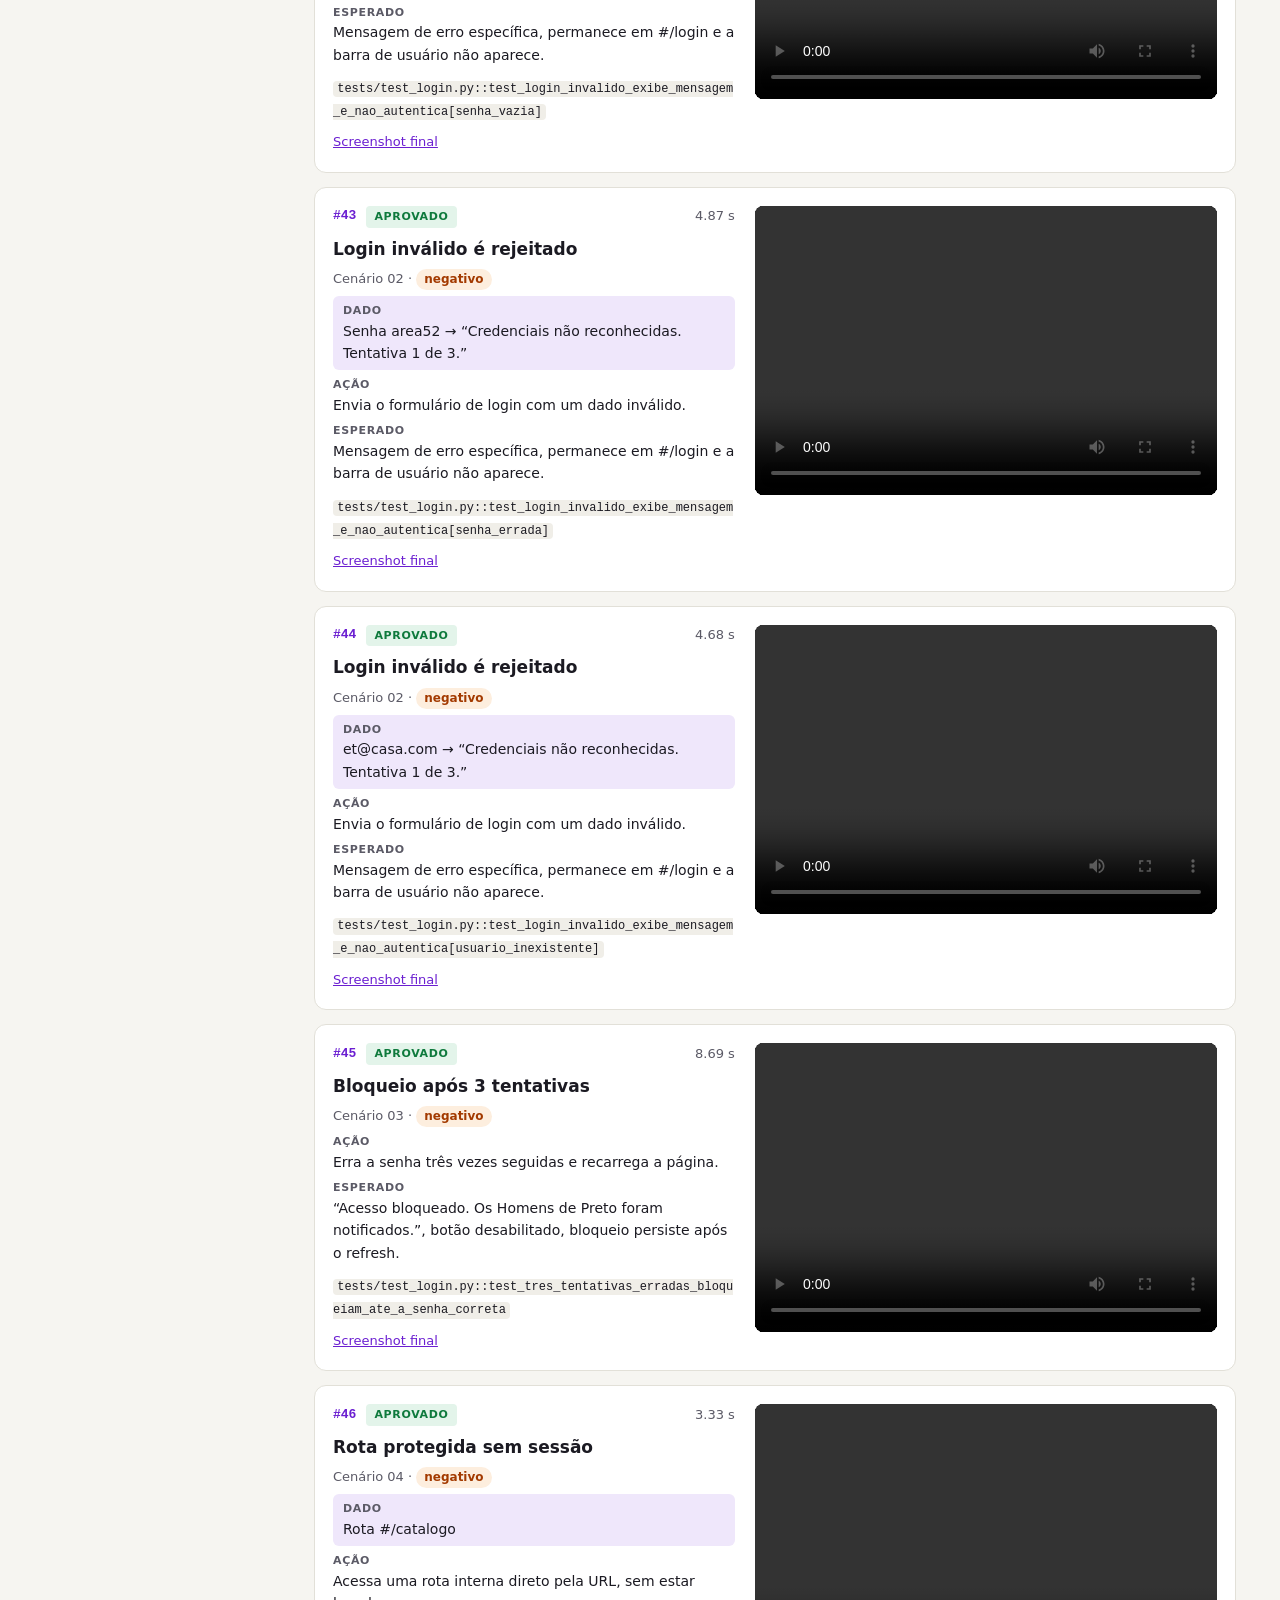
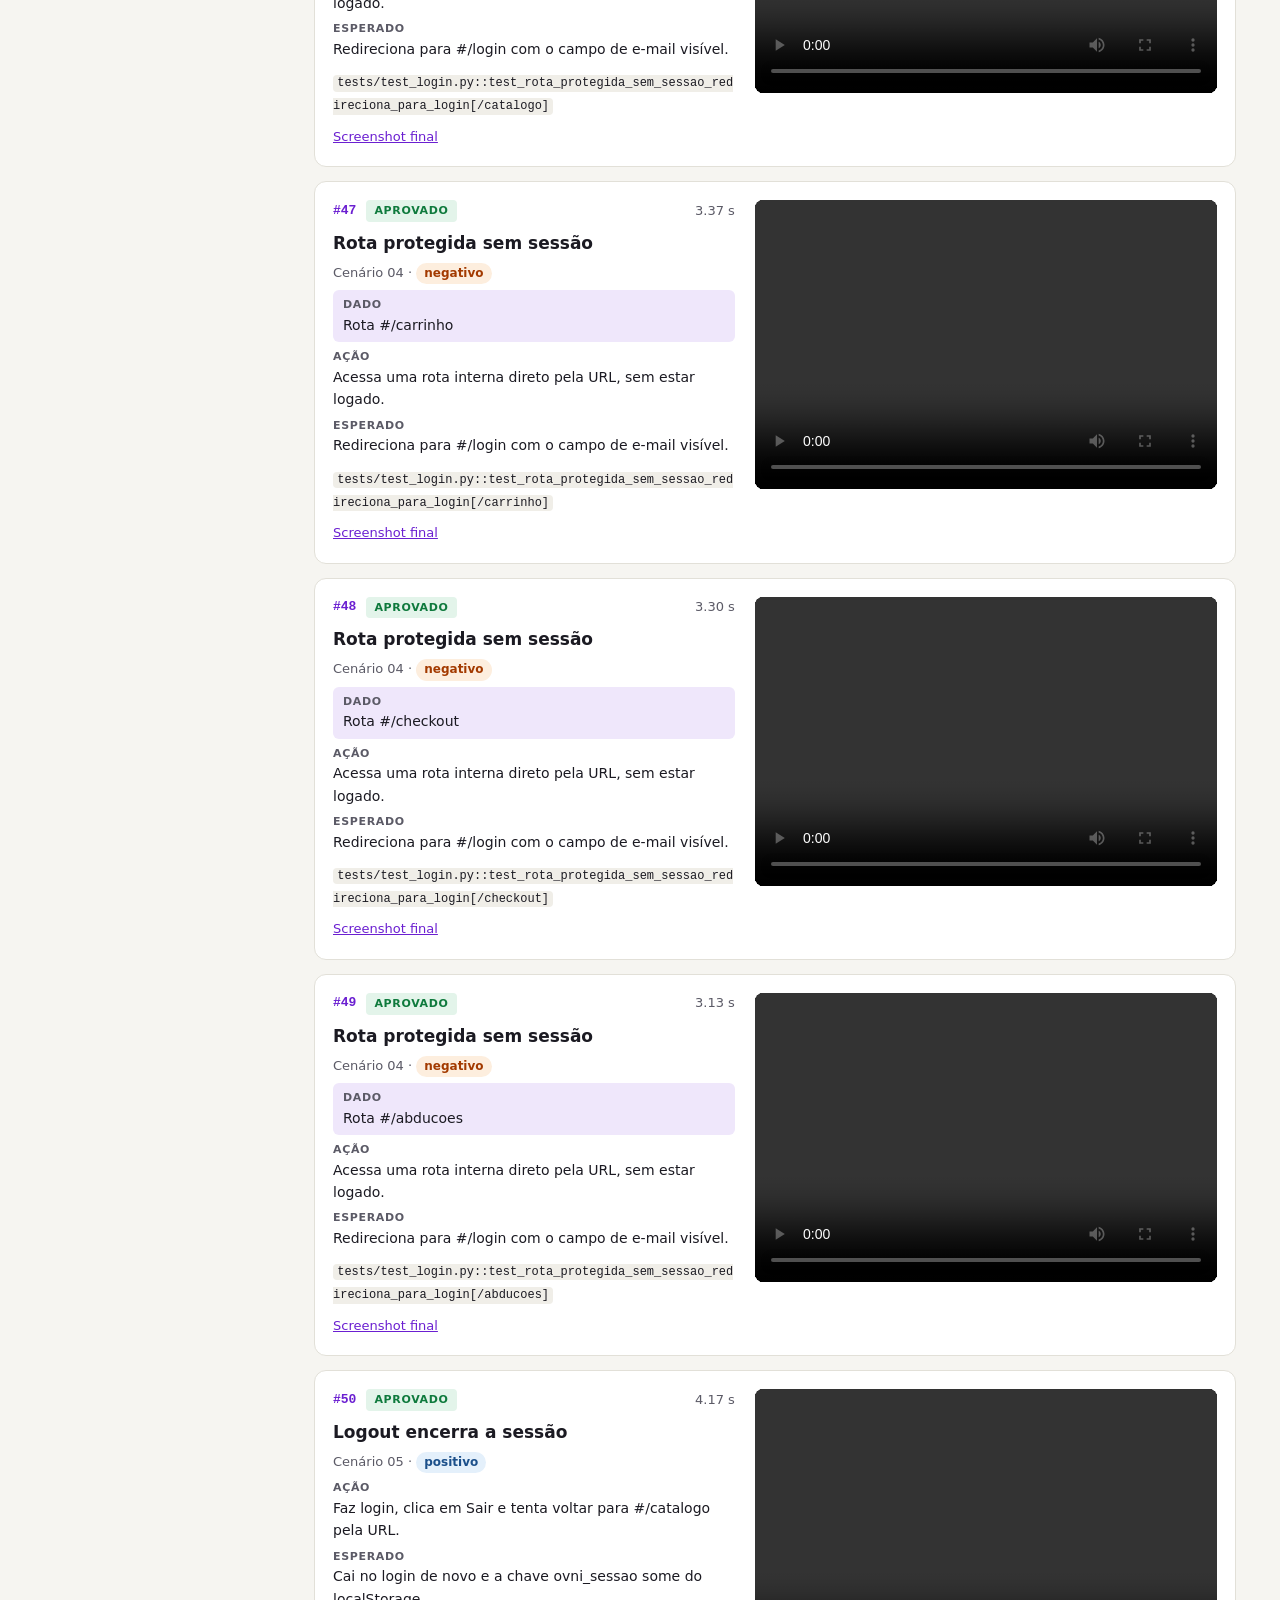
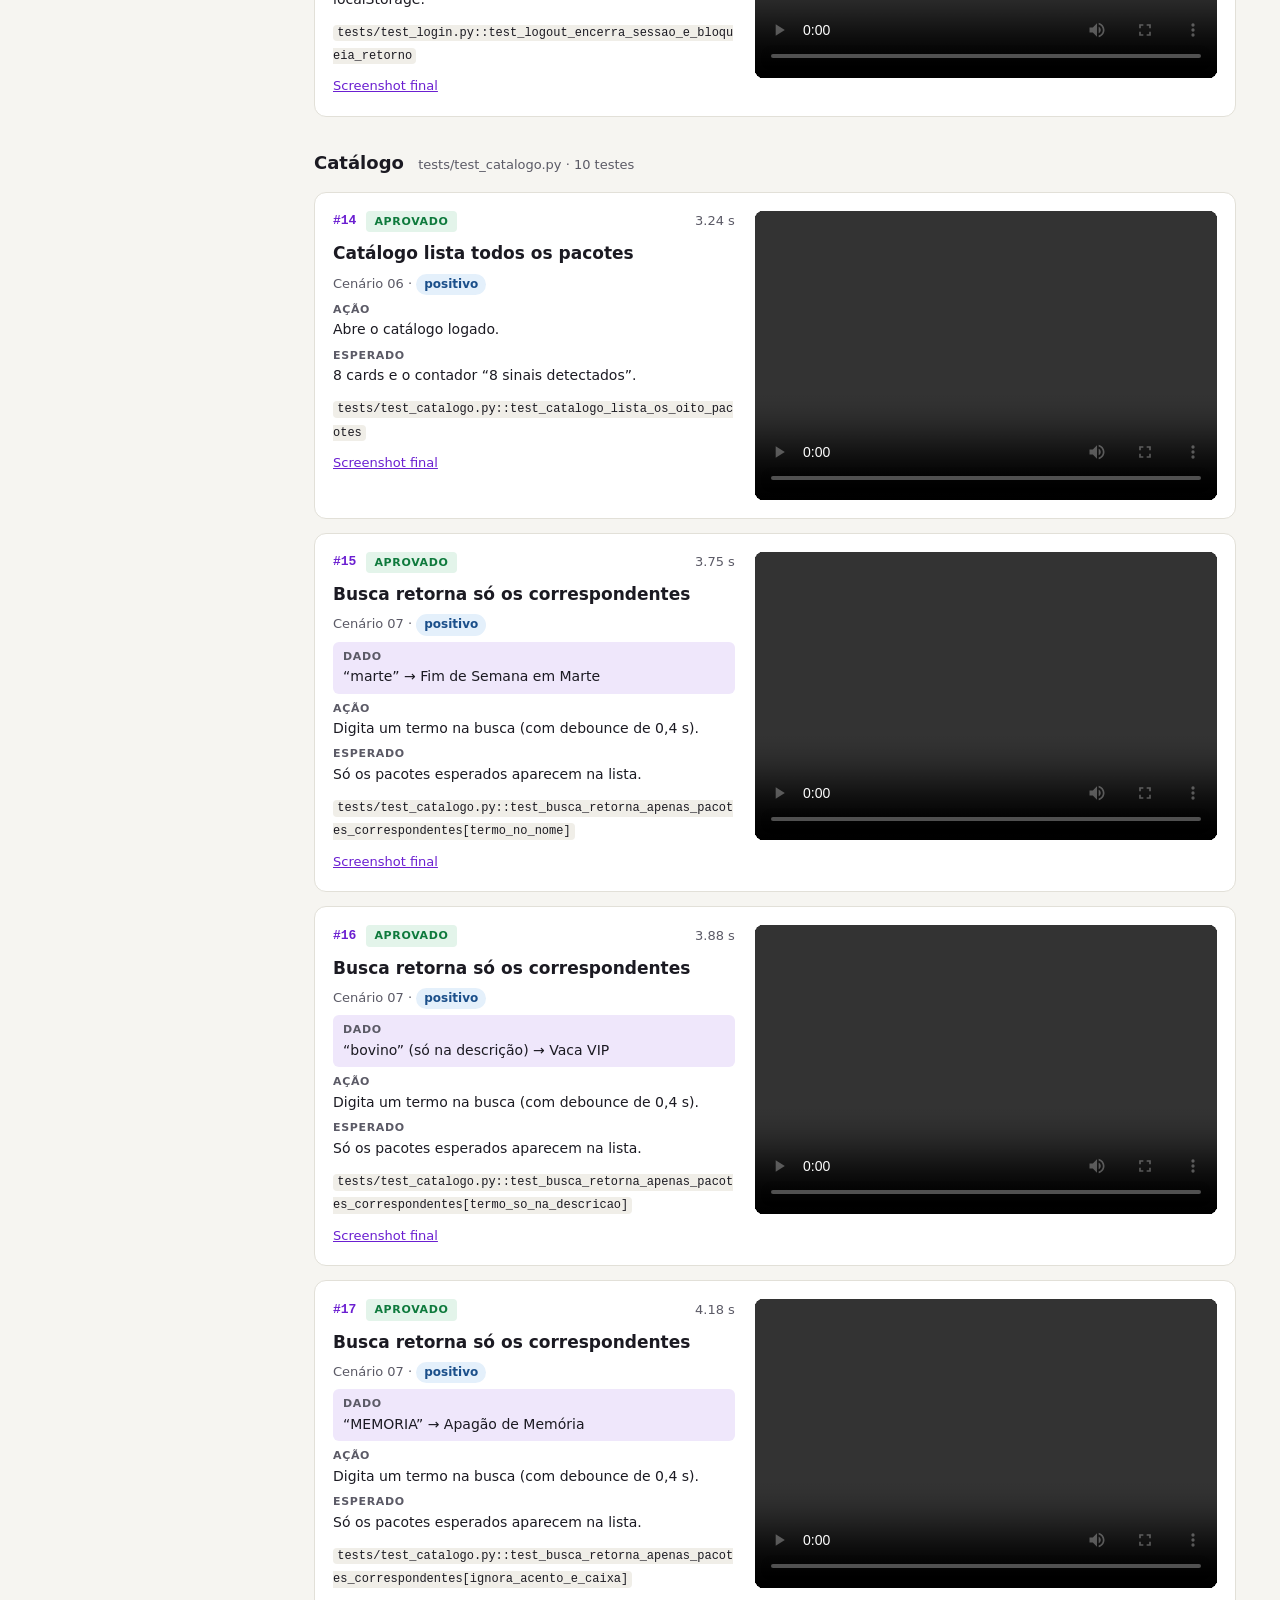
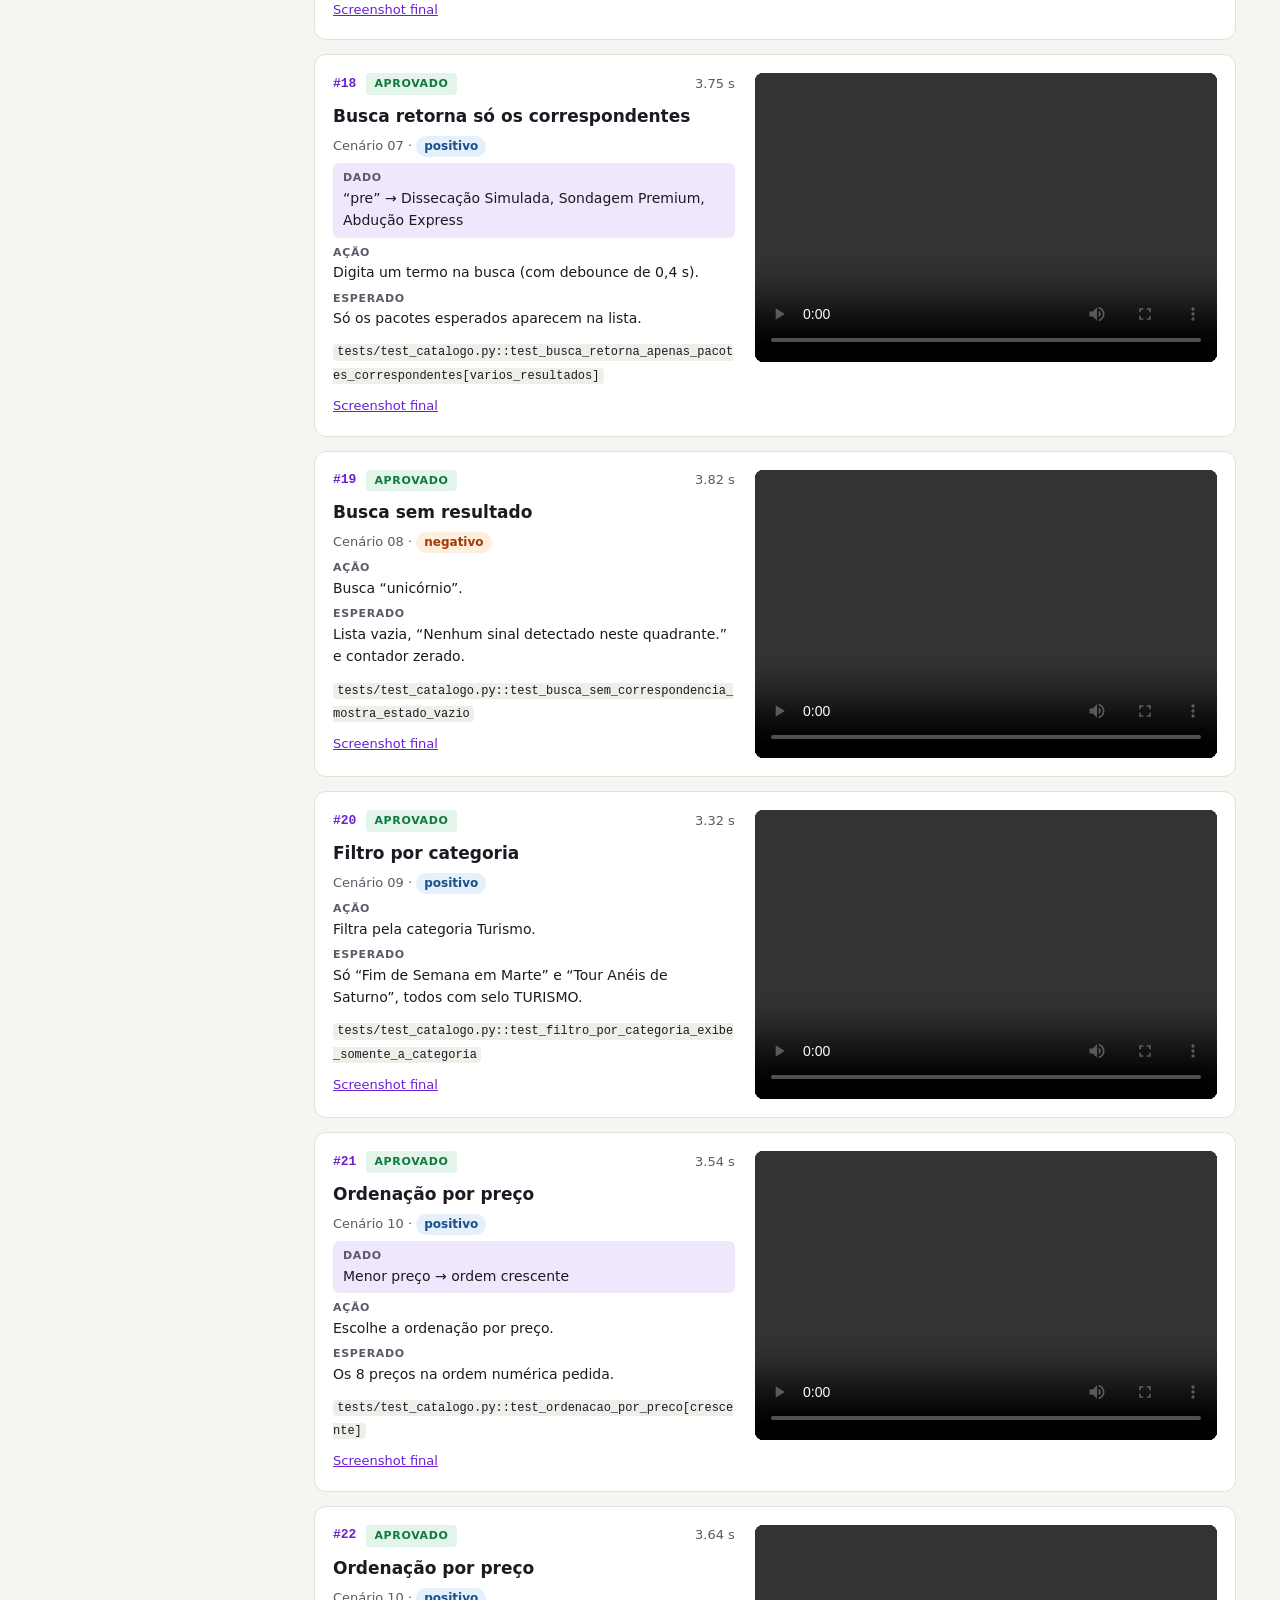
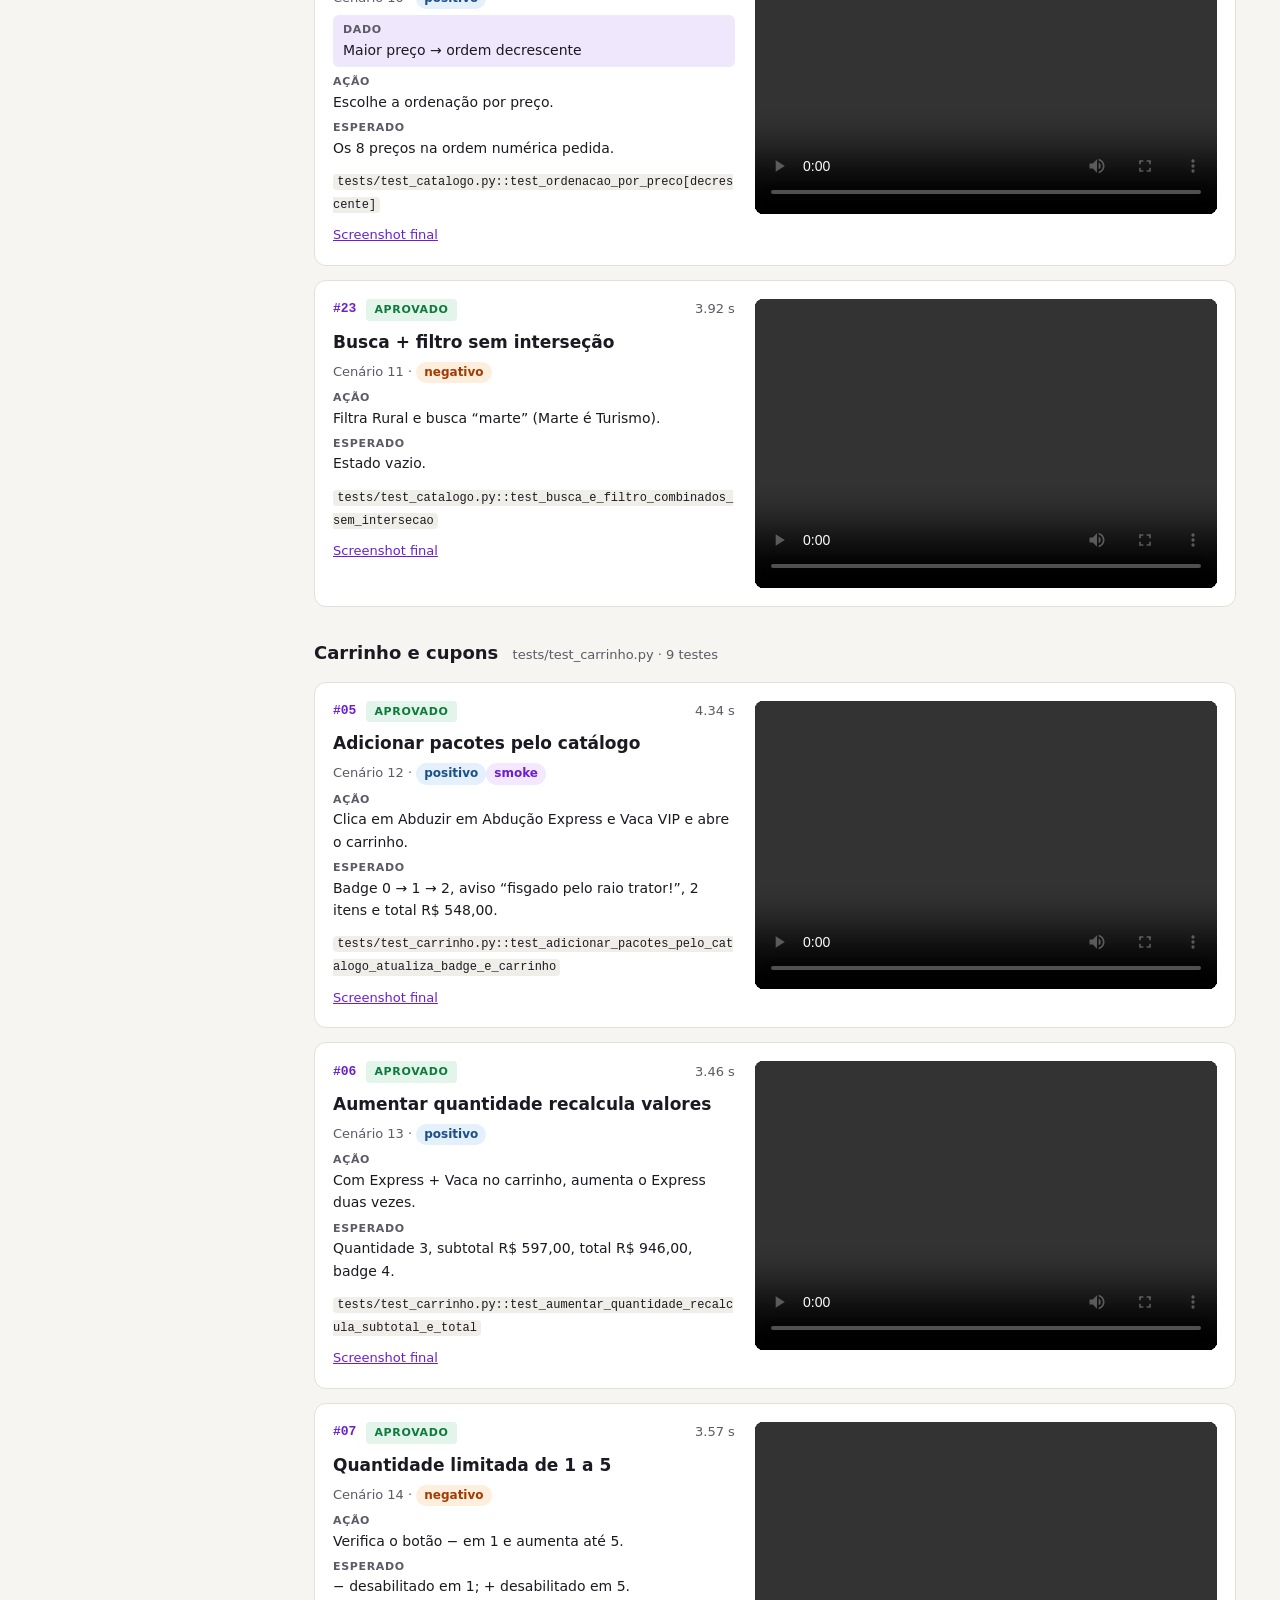
<file: entrega.html>
<!doctype html>
<html lang="pt-BR">
<head>
<meta charset="utf-8">
<meta name="viewport" content="width=device-width, initial-scale=1">
<title>O.V.N.I. — Entrega dos testes</title>
<style>
:root {
  --bg: #f6f5f1; --papel: #ffffff; --tinta: #1b1a22; --sec: #5b5a66; --linha: #e2e0d8;
  --acento: #6b1fd1; --acento-suave: #efe7fb; --ok: #0f7a3d; --ok-bg: #e3f4ea;
  --erro: #b3261e; --erro-bg: #fbe5e3; --neg: #a33a00; --neg-bg: #fdeede; --pos-bg: #e4f0fb; --pos: #1b4f8a;
  --smoke-bg: #f3e8ff; --codigo: #f0eee8; --barra: #6b1fd1;
  --serif: "Iowan Old Style", "Palatino Linotype", Palatino, Georgia, serif;
  --sans: system-ui, -apple-system, "Segoe UI", Roboto, sans-serif;
  --mono: "Cascadia Mono", Consolas, "Courier New", monospace;
}
@media (prefers-color-scheme: dark) {
  :root:not([data-theme="light"]) {
    --bg: #0e0b18; --papel: #16121f; --tinta: #ece9f3; --sec: #a6a1b5; --linha: #2c2638;
    --acento: #b98cff; --acento-suave: #2a1f40; --ok: #5fd68f; --ok-bg: #12301f; --erro: #ff8a80; --erro-bg: #3a1614;
    --neg: #ffb27a; --neg-bg: #3a2312; --pos: #8cc4ff; --pos-bg: #13263c; --smoke-bg: #2b1d45; --codigo: #221c2e; --barra: #b98cff;
  }
}
:root[data-theme="dark"] {
  --bg: #0e0b18; --papel: #16121f; --tinta: #ece9f3; --sec: #a6a1b5; --linha: #2c2638;
  --acento: #b98cff; --acento-suave: #2a1f40; --ok: #5fd68f; --ok-bg: #12301f; --erro: #ff8a80; --erro-bg: #3a1614;
  --neg: #ffb27a; --neg-bg: #3a2312; --pos: #8cc4ff; --pos-bg: #13263c; --smoke-bg: #2b1d45; --codigo: #221c2e; --barra: #b98cff;
}
* { box-sizing: border-box; }
html { scroll-behavior: smooth; }
body { margin: 0; background: var(--bg); color: var(--tinta); font: 16px/1.6 var(--sans); }
a { color: var(--acento); }
code { font-family: var(--mono); font-size: .86em; background: var(--codigo); padding: .1em .35em; border-radius: 4px; word-break: break-word; }
.layout { display: grid; grid-template-columns: 230px minmax(0, 1fr); max-width: 1240px; margin: 0 auto; gap: 40px; padding: 0 24px; }
nav.indice { position: sticky; top: 0; align-self: start; padding: 40px 0; font-size: 14px; max-height: 100vh; overflow: auto; }
nav.indice b { display: block; font-size: 12px; letter-spacing: .08em; text-transform: uppercase; color: var(--sec); margin-bottom: 8px; }
nav.indice a { display: block; color: var(--sec); text-decoration: none; padding: 4px 0 4px 10px; border-left: 2px solid var(--linha); }
nav.indice a:hover { color: var(--tinta); border-color: var(--acento); }
main { padding: 40px 0 80px; min-width: 0; }
header.capa { border-bottom: 1px solid var(--linha); padding-bottom: 32px; margin-bottom: 8px; }
.sobre { font-size: 13px; letter-spacing: .1em; text-transform: uppercase; color: var(--acento); font-weight: 600; }
h1 { font-family: var(--serif); font-size: clamp(32px, 5vw, 48px); line-height: 1.1; margin: 10px 0 12px; font-weight: 600; }
.lead { font-size: 18px; color: var(--sec); max-width: 62ch; margin: 0; }
.meta { margin-top: 20px; display: flex; flex-wrap: wrap; gap: 8px 24px; font-size: 14px; color: var(--sec); }
.meta strong { color: var(--tinta); font-weight: 600; }
h2 { font-family: var(--serif); font-size: 28px; font-weight: 600; margin: 56px 0 12px; scroll-margin-top: 16px; }
h2 .n { color: var(--acento); margin-right: 10px; }
h3 { font-size: 18px; margin: 32px 0 12px; }
h3 small { font-weight: 400; color: var(--sec); font-size: 13px; margin-left: 8px; }
p { max-width: 72ch; }
.kpis { display: grid; grid-template-columns: repeat(auto-fit, minmax(150px, 1fr)); gap: 12px; margin: 24px 0; }
.kpi { background: var(--papel); border: 1px solid var(--linha); border-radius: 10px; padding: 14px 16px; }
.kpi .v { font-size: 30px; font-weight: 700; font-variant-numeric: tabular-nums; line-height: 1.1; }
.kpi .r { font-size: 13px; color: var(--sec); }
.kpi.ok .v { color: var(--ok); }
.tabela { overflow-x: auto; border: 1px solid var(--linha); border-radius: 10px; background: var(--papel); margin: 16px 0; }
table { border-collapse: collapse; width: 100%; font-size: 14px; }
th, td { text-align: left; vertical-align: top; padding: 9px 12px; border-bottom: 1px solid var(--linha); }
th { font-size: 12px; text-transform: uppercase; letter-spacing: .05em; color: var(--sec); background: var(--bg); position: sticky; top: 0; }
tbody tr:last-child td { border-bottom: 0; }
table.cenarios td:first-child { font-variant-numeric: tabular-nums; font-weight: 600; }
table.cenarios { min-width: 980px; }
.tag { display: inline-block; font-size: 12px; font-weight: 600; padding: 1px 8px; border-radius: 999px; white-space: nowrap; }
.auto-sim { background: var(--ok-bg); color: var(--ok); }
.auto-nao { background: var(--codigo); color: var(--sec); white-space: normal; }
.m-positivo { background: var(--pos-bg); color: var(--pos); }
.m-negativo { background: var(--neg-bg); color: var(--neg); }
.m-smoke { background: var(--smoke-bg); color: var(--acento); }
.prio { font-weight: 700; }
.prio-A { color: var(--erro); } .prio-M { color: var(--neg); } .prio-B { color: var(--sec); }
.barras { background: var(--papel); border: 1px solid var(--linha); border-radius: 10px; padding: 16px 18px; }
.barra-linha { display: grid; grid-template-columns: 190px 1fr 190px; gap: 12px; align-items: center; padding: 5px 0; font-size: 14px; }
.barra-trilho { height: 10px; background: var(--codigo); border-radius: 5px; overflow: hidden; }
.barra { display: block; height: 100%; background: var(--barra); border-radius: 5px; }
.barra-val { color: var(--sec); font-variant-numeric: tabular-nums; font-size: 13px; }
.filtros { position: sticky; top: 0; z-index: 5; background: var(--bg); padding: 12px 0; display: flex; flex-wrap: wrap; gap: 8px; align-items: center; border-bottom: 1px solid var(--linha); }
.filtros input, .filtros select { font: inherit; font-size: 14px; color: var(--tinta); background: var(--papel); border: 1px solid var(--linha); border-radius: 8px; padding: 7px 10px; }
.filtros input { flex: 1 1 220px; }
.filtros .cont { font-size: 13px; color: var(--sec); margin-left: auto; }
.caso { display: grid; grid-template-columns: minmax(0, 1fr) minmax(0, 1.15fr); gap: 20px; background: var(--papel); border: 1px solid var(--linha); border-radius: 12px; padding: 18px; margin: 14px 0; scroll-margin-top: 70px; }
.caso-topo { display: flex; gap: 10px; align-items: center; font-size: 13px; }
.num { font-family: var(--mono); font-weight: 700; color: var(--acento); }
.status { font-weight: 700; text-transform: uppercase; font-size: 11px; letter-spacing: .06em; padding: 2px 8px; border-radius: 4px; }
.st-aprovado { background: var(--ok-bg); color: var(--ok); }
.st-reprovado { background: var(--erro-bg); color: var(--erro); }
.tempo { color: var(--sec); font-variant-numeric: tabular-nums; margin-left: auto; }
.caso h4 { margin: 8px 0 2px; font-size: 17px; }
.caso p { margin: 6px 0; font-size: 14px; }
.caso .cen { color: var(--sec); font-size: 13px; }
.rot, .dado span { display: block; font-size: 11px; text-transform: uppercase; letter-spacing: .06em; color: var(--sec); font-weight: 600; }
.dado { background: var(--acento-suave); border-radius: 6px; padding: 6px 10px; }
.nodeid { margin-top: 10px !important; }
.nodeid code { font-size: 12px; }
.shot { font-size: 13px; }
.caso-video video { width: 100%; border-radius: 8px; background: #000; aspect-ratio: 16 / 10; display: block; }
.ancora { position: relative; top: -70px; }
.video-suite { width: 100%; border-radius: 10px; background: #000; display: block; }
figure { margin: 16px 0; }
figure img { max-width: 100%; border: 1px solid var(--linha); border-radius: 8px; display: block; }
figcaption { font-size: 13px; color: var(--sec); margin-top: 6px; }
.falha { border-left: 3px solid var(--erro); background: var(--papel); border-radius: 0 10px 10px 0; padding: 4px 18px; }
pre { background: var(--codigo); padding: 12px 14px; border-radius: 8px; overflow-x: auto; font: 13px/1.5 var(--mono); }
dl.passos dt { font-weight: 600; margin-top: 10px; }
dl.passos dd { margin: 2px 0 0; color: var(--sec); max-width: 72ch; }
.oculto { display: none !important; }
footer { margin-top: 64px; font-size: 13px; color: var(--sec); border-top: 1px solid var(--linha); padding-top: 16px; }
@media (max-width: 960px) {
  .layout { grid-template-columns: 1fr; padding: 0 16px; gap: 0; }
  nav.indice { display: none; }
  .caso { grid-template-columns: 1fr; }
  .barra-linha { grid-template-columns: 1fr; gap: 4px; }
}
@media print {
  nav.indice, .filtros { display: none; }
  .layout { grid-template-columns: 1fr; }
  .caso { break-inside: avoid; }
}
</style>
</head>
<body>
<div class="layout">
<nav class="indice">
  <b>Sumário</b>
  <a href="#sistema">1. Sistema testado</a>
  <a href="#ferramenta">2. Ferramenta e arquitetura</a>
  <a href="#plano">3. Planejamento</a>
  <a href="#conteudos">4. Conteúdos da disciplina</a>
  <a href="#execucao">5. Resultado da execução</a>
  <a href="#casos">6. Casos de teste com vídeo</a>
  <a href="#falha">7. Investigação de falha</a>
  <a href="#suite">8. Vídeo da suíte completa</a>
  <a href="#executar">9. Como executar</a>
</nav>
<main>
<header class="capa">
  <div class="sobre">Testes automatizados · 2ª etapa</div>
  <h1>O.V.N.I. — Órgão de Viagens Não Identificadas</h1>
  <p class="lead">Suíte de testes automatizados com Selenium WebDriver, Python e pytest para uma agência fictícia de turismo por abdução alienígena, criada para este trabalho.</p>
  <div class="meta">
    <span>Ferramenta <strong>Selenium + Python + pytest</strong></span>
    <span>Navegador <strong>Chrome headless</strong></span>
    <span>Execução <strong>10/11/2026 às 17:06</strong></span>
  </div>
  <div class="kpis">
    <div class="kpi ok"><div class="v">50/50</div><div class="r">testes aprovados</div></div>
    <div class="kpi"><div class="v">27</div><div class="r">cenários automatizados de 33 levantados</div></div>
    <div class="kpi"><div class="v">21 / 29</div><div class="r">positivos / negativos</div></div>
    <div class="kpi"><div class="v">4 min 12 s</div><div class="r">tempo total da suíte</div></div>
  </div>
</header>

<h2 id="sistema"><span class="n">1</span>Sistema testado</h2>
<p>Aplicação web própria (HTML, CSS e JavaScript, sem backend, estado em <code>localStorage</code>), criada para este trabalho. Não é nenhum dos exemplos usados em aula. O site fica em <code>site/</code> e a suíte sobe um servidor HTTP local sozinha. Login de teste: <code>agente@ovni.gov</code> / <code>area51</code>.</p>
<p>Fluxos identificados na exploração manual:</p>
<div class="tabela"><table class=""><thead><tr><th>Fluxo</th><th>Tela</th><th>Regras observadas</th></tr></thead><tbody><tr><td>Autenticação</td><td><code>#/login</code></td><td>Validação de campos, verificação assíncrona (~0,7 s), bloqueio após 3 senhas erradas, rotas protegidas</td></tr><tr><td>Catálogo</td><td><code>#/catalogo</code></td><td>8 pacotes, busca com debounce (0,4 s) ignorando acento/caixa, filtro por categoria, ordenação</td></tr><tr><td>Carrinho (&quot;raio trator&quot;)</td><td><code>#/carrinho</code></td><td>Quantidade de 1 a 5, remoção, cupons percentuais, totais, badge no menu</td></tr><tr><td>Agendamento</td><td><code>#/checkout</code></td><td>Nome ≥ 3 caracteres, idade 18–120, tipo sanguíneo, data futura DD/MM/AAAA, termo obrigatório; processamento assíncrono (~1,5 s); protocolo <code>ABD-000000</code></td></tr><tr><td>Histórico</td><td><code>#/abducoes</code></td><td>Lista persistida, cancelamento com modal de confirmação</td></tr></tbody></table></div>

<h2 id="ferramenta"><span class="n">2</span>Ferramenta e arquitetura</h2>
<p><strong>Opção A: Selenium WebDriver + Python + pytest</strong>, com Page Objects, fixtures e <code>pytest-html</code>. O driver do Chrome é baixado pelo Selenium Manager.</p>
<pre>site/                      sistema sob teste (HTML + CSS + JS, estado em localStorage)
tests/
  conftest.py              setup/teardown: servidor, driver, sessão, evidências
  gravador.py              gravação opcional da execução em MP4
  pages/                   Page Objects (um por tela) + base com esperas explícitas
  data/checkout_invalidos.json   massa dos testes orientados a dados
  test_login.py            autenticação, bloqueio, rotas protegidas, logout
  test_catalogo.py         listagem, busca, filtro, ordenação
  test_carrinho.py         itens, quantidades, cupons, totais
  test_checkout.py         validações do formulário e agendamento ponta a ponta
  test_abducoes.py         histórico, cancelamento, persistência
docs/PLANO_DE_TESTES.md    planejamento da automação
evidencias/                relatório HTML, JUnit XML, screenshots e vídeos</pre>

<h2 id="plano"><span class="n">3</span>Planejamento</h2>
<p>Prioridade: <span class="prio prio-A">A</span> bloqueia o uso do sistema ou envolve dinheiro; <span class="prio prio-M">M</span> regra de negócio relevante; <span class="prio prio-B">B</span> cosmético ou raro. Os números dos cenários automatizados levam aos testes correspondentes.</p>
<div class="tabela"><table class="cenarios"><thead><tr><th>#</th><th>Funcionalidade</th><th>Objetivo</th><th>Resultado esperado</th><th>Prior.</th><th>Automatizar?</th><th>Justificativa</th></tr></thead><tbody><tr><td><a href="#cen-01">01</a></td><td>Login</td><td>Entrar com credenciais válidas</td><td>Vai ao catálogo e mostra &quot;Olá, Agente K&quot;</td><td><span class="prio prio-A">A</span></td><td><span class="tag auto-sim">Sim</span></td><td>Porta de entrada de todos os fluxos; repetido a cada regressão</td></tr><tr><td><a href="#cen-02">02</a></td><td>Login</td><td>Rejeitar campos vazios / e-mail malformado / credenciais erradas</td><td>Mensagem específica; permanece no login</td><td><span class="prio prio-A">A</span></td><td><span class="tag auto-sim">Sim</span></td><td>Vários dados para a mesma regra: ideal para parametrização</td></tr><tr><td><a href="#cen-03">03</a></td><td>Login</td><td>Bloquear após 3 tentativas erradas</td><td>Mensagem de bloqueio, botão desabilitado, persiste ao recarregar</td><td><span class="prio prio-A">A</span></td><td><span class="tag auto-sim">Sim</span></td><td>Regra de segurança; tedioso e sujeito a erro manualmente</td></tr><tr><td><a href="#cen-04">04</a></td><td>Controle de acesso</td><td>Acessar rota interna sem sessão</td><td>Redireciona para o login</td><td><span class="prio prio-A">A</span></td><td><span class="tag auto-sim">Sim</span></td><td>Falha aqui expõe todo o sistema; barato de automatizar</td></tr><tr><td><a href="#cen-05">05</a></td><td>Logout</td><td>Encerrar sessão</td><td>Volta ao login, sessão removida, rota interna bloqueada</td><td><span class="prio prio-M">M</span></td><td><span class="tag auto-sim">Sim</span></td><td>Complementa 04; estável</td></tr><tr><td><a href="#cen-06">06</a></td><td>Catálogo</td><td>Listar todos os pacotes</td><td>8 cards e contador &quot;8 sinais detectados&quot;</td><td><span class="prio prio-M">M</span></td><td><span class="tag auto-sim">Sim</span></td><td>Teste de sanidade rápido</td></tr><tr><td><a href="#cen-07">07</a></td><td>Catálogo</td><td>Buscar por nome, descrição, sem acento</td><td>Só os pacotes correspondentes</td><td><span class="prio prio-M">M</span></td><td><span class="tag auto-sim">Sim</span></td><td>Orientado a dados; exige sincronização com o debounce</td></tr><tr><td><a href="#cen-08">08</a></td><td>Catálogo</td><td>Buscar termo inexistente</td><td>Estado vazio e contador zero</td><td><span class="prio prio-M">M</span></td><td><span class="tag auto-sim">Sim</span></td><td>Caminho negativo determinístico</td></tr><tr><td><a href="#cen-09">09</a></td><td>Catálogo</td><td>Filtrar por categoria</td><td>Só pacotes da categoria</td><td><span class="prio prio-M">M</span></td><td><span class="tag auto-sim">Sim</span></td><td>Regra simples e estável</td></tr><tr><td><a href="#cen-10">10</a></td><td>Catálogo</td><td>Ordenar por preço (asc/desc)</td><td>Lista em ordem numérica</td><td><span class="prio prio-M">M</span></td><td><span class="tag auto-sim">Sim</span></td><td>Conferir ordem de 8 preços à mão é propenso a erro</td></tr><tr><td><a href="#cen-11">11</a></td><td>Catálogo</td><td>Combinar busca e filtro sem interseção</td><td>Estado vazio</td><td><span class="prio prio-B">B</span></td><td><span class="tag auto-sim">Sim</span></td><td>Custo marginal baixo reaproveitando o page object</td></tr><tr><td><a href="#cen-12">12</a></td><td>Carrinho</td><td>Adicionar pacotes pelo catálogo</td><td>Badge incrementa, aviso aparece, itens e total corretos</td><td><span class="prio prio-A">A</span></td><td><span class="tag auto-sim">Sim</span></td><td>Caminho crítico de venda</td></tr><tr><td><a href="#cen-13">13</a></td><td>Carrinho</td><td>Aumentar quantidade</td><td>Subtotal, total e badge recalculados</td><td><span class="prio prio-A">A</span></td><td><span class="tag auto-sim">Sim</span></td><td>Cálculo monetário</td></tr><tr><td><a href="#cen-14">14</a></td><td>Carrinho</td><td>Respeitar limites 1–5</td><td>Botões − e + desabilitam nos limites</td><td><span class="prio prio-M">M</span></td><td><span class="tag auto-sim">Sim</span></td><td>Valor-limite; fácil de esquecer em teste manual</td></tr><tr><td><a href="#cen-15">15</a></td><td>Carrinho</td><td>Remover item</td><td>Item some, total e badge atualizam</td><td><span class="prio prio-M">M</span></td><td><span class="tag auto-sim">Sim</span></td><td>Cálculo monetário</td></tr><tr><td><a href="#cen-16">16</a></td><td>Cupom</td><td>Aplicar cupom válido (10% e 50%, minúsculas)</td><td>Desconto e total corretos</td><td><span class="prio prio-A">A</span></td><td><span class="tag auto-sim">Sim</span></td><td>Dinheiro; parametrizável</td></tr><tr><td><a href="#cen-17">17</a></td><td>Cupom</td><td>Rejeitar cupom inexistente / em branco</td><td>Mensagem de erro; total inalterado</td><td><span class="prio prio-M">M</span></td><td><span class="tag auto-sim">Sim</span></td><td>Negativo determinístico</td></tr><tr><td><a href="#cen-18">18</a></td><td>Carrinho</td><td>Impedir agendamento com carrinho vazio</td><td>Botão desabilitado; URL direta devolve ao carrinho</td><td><span class="prio prio-A">A</span></td><td><span class="tag auto-sim">Sim</span></td><td>Evita pedido sem itens</td></tr><tr><td><a href="#cen-19">19</a></td><td>Agendamento</td><td>Concluir com dados válidos</td><td>Protocolo <code>ABD-\d{6}</code>, carrinho esvazia, registro &quot;AGENDADA&quot; no histórico</td><td><span class="prio prio-A">A</span></td><td><span class="tag auto-sim">Sim</span></td><td>Fluxo ponta a ponta mais importante</td></tr><tr><td><a href="#cen-20">20</a></td><td>Agendamento</td><td>Cobrar total com cupom</td><td>Total do checkout e da confirmação com desconto</td><td><span class="prio prio-A">A</span></td><td><span class="tag auto-sim">Sim</span></td><td>Integração carrinho → checkout</td></tr><tr><td><a href="#cen-21">21</a></td><td>Agendamento</td><td>Aceitar idades-limite 18 e 120</td><td>Agendamento concluído</td><td><span class="prio prio-M">M</span></td><td><span class="tag auto-sim">Sim</span></td><td>Análise de valor-limite</td></tr><tr><td><a href="#cen-22">22</a></td><td>Agendamento</td><td>Rejeitar cada campo inválido (10 variações)</td><td>Erro só no campo inválido; nada é gravado</td><td><span class="prio prio-A">A</span></td><td><span class="tag auto-sim">Sim</span></td><td>Data-driven (JSON); 10 combinações manuais a cada regressão é inviável</td></tr><tr><td><a href="#cen-23">23</a></td><td>Agendamento</td><td>Enviar formulário em branco</td><td>Todos os campos acusam erro; carrinho intacto</td><td><span class="prio prio-M">M</span></td><td><span class="tag auto-sim">Sim</span></td><td>Complementa 22</td></tr><tr><td><a href="#cen-24">24</a></td><td>Histórico</td><td>Exibir estado vazio</td><td>Mensagem de histórico vazio</td><td><span class="prio prio-B">B</span></td><td><span class="tag auto-sim">Sim</span></td><td>Rápido e estável</td></tr><tr><td><a href="#cen-25">25</a></td><td>Histórico</td><td>Cancelar abdução</td><td>Status &quot;CANCELADA&quot;, sem botão, persiste ao recarregar, demais intactas</td><td><span class="prio prio-A">A</span></td><td><span class="tag auto-sim">Sim</span></td><td>Altera estado persistido</td></tr><tr><td><a href="#cen-26">26</a></td><td>Histórico</td><td>Desistir no modal</td><td>Status permanece &quot;AGENDADA&quot;</td><td><span class="prio prio-M">M</span></td><td><span class="tag auto-sim">Sim</span></td><td>Negativo do 25</td></tr><tr><td><a href="#cen-27">27</a></td><td>Segurança</td><td>Nome com HTML no histórico</td><td>Exibido como texto; script não executa</td><td><span class="prio prio-M">M</span></td><td><span class="tag auto-sim">Sim</span></td><td>Regressão de XSS é silenciosa para o olho humano</td></tr><tr><td>28</td><td>Visual</td><td>Animações (disco, glitch, letreiro), cores neon</td><td>Aparência conforme o design</td><td><span class="prio prio-B">B</span></td><td><span class="tag auto-nao"><strong>Não</strong></span></td><td>Julgamento subjetivo; asserção por pixel seria frágil. Revisão visual manual</td></tr><tr><td>29</td><td>Responsividade</td><td>Layout em celular (&lt; 700 px)</td><td>Filtros e formulário em uma coluna</td><td><span class="prio prio-B">B</span></td><td><span class="tag auto-nao"><strong>Não</strong></span></td><td>Melhor verificado por exploração manual em dispositivos reais; baixo risco funcional</td></tr><tr><td>30</td><td>Acessibilidade</td><td>Navegação por teclado e leitor de tela</td><td>Foco visível, rótulos lidos</td><td><span class="prio prio-M">M</span></td><td><span class="tag auto-nao"><strong>Não</strong> (nesta suíte)</span></td><td>Exige ferramenta específica (axe) e avaliação humana; fora do escopo de Selenium funcional</td></tr><tr><td>31</td><td>Aviso (toast)</td><td>Sumir após 2,5 s</td><td>Aviso desaparece sozinho</td><td><span class="prio prio-B">B</span></td><td><span class="tag auto-nao"><strong>Não</strong></span></td><td>Dependente de tempo: teste lento e instável para ganho mínimo</td></tr><tr><td>32</td><td>Protocolo</td><td>Unicidade entre agendamentos</td><td>Protocolos nunca se repetem</td><td><span class="prio prio-B">B</span></td><td><span class="tag auto-nao"><strong>Não</strong></span></td><td>Geração aleatória: colisão não é reproduzível via UI; caberia teste unitário</td></tr><tr><td>33</td><td>Compatibilidade</td><td>Firefox / Edge</td><td>Mesmo comportamento</td><td><span class="prio prio-B">B</span></td><td><span class="tag auto-nao"><strong>Não</strong> (por ora)</span></td><td>Suíte roda em Chrome; bastaria nova fixture, adiado por custo de tempo de execução</td></tr></tbody></table></div>
<h3>Cenários implementados por módulo</h3>
<div class="tabela"><table><thead><tr><th>Módulo</th><th>Funcionalidade</th><th>Testes</th><th>Positivos</th><th>Negativos</th><th>Tempo</th></tr></thead>
<tbody><tr><td><code>tests/test_login.py</code></td><td>Autenticação e acesso</td><td>12</td><td>2</td><td>10</td><td>50.5 s</td></tr><tr><td><code>tests/test_catalogo.py</code></td><td>Catálogo</td><td>10</td><td>8</td><td>2</td><td>37.0 s</td></tr><tr><td><code>tests/test_carrinho.py</code></td><td>Carrinho e cupons</td><td>9</td><td>5</td><td>4</td><td>31.7 s</td></tr><tr><td><code>tests/test_checkout.py</code></td><td>Agendamento (checkout)</td><td>15</td><td>4</td><td>11</td><td>71.8 s</td></tr><tr><td><code>tests/test_abducoes.py</code></td><td>Histórico de abduções</td><td>4</td><td>2</td><td>2</td><td>14.9 s</td></tr><tr><td><strong>Total</strong></td><td>27 cenários</td><td><strong>50</strong></td><td>21</td><td>29</td><td>251.6 s</td></tr></tbody></table></div>
<p>A diferença entre cenários e testes vem da parametrização: cada conjunto de dados cobre uma classe de equivalência ou valor-limite distinto (ex.: idade 17, 121 e não numérica), não repetições arbitrárias.</p>

<h2 id="conteudos"><span class="n">4</span>Onde cada conteúdo da disciplina aparece</h2>
<div class="tabela"><table class=""><thead><tr><th>Conteúdo</th><th>Onde</th></tr></thead><tbody><tr><td>Seletores</td><td><code>data-testid</code> via CSS (<code>base_page.tid</code>), CSS composto por linha da tabela (<code>carrinho_page._na_linha</code>), XPath relativo do título ao botão do card (<code>catalogo_page.abduzir</code>)</td></tr><tr><td>Esperas e sincronização</td><td>Só esperas explícitas (<code>WebDriverWait</code>), nenhum <code>sleep</code>: debounce da busca (<code>CatalogoPage.buscar</code>), login assíncrono (<code>aguardar_erro_contendo</code>), overlay de processamento (<code>CheckoutPage.aguardar_confirmacao</code>), modal (<code>AbducoesPage</code>)</td></tr><tr><td>Assertions</td><td>Todo teste verifica o efeito de negócio: valores monetários, regex do protocolo, status, rota, conteúdo do <code>localStorage</code> — não apenas &quot;elemento existe&quot;</td></tr><tr><td>Positivos e negativos</td><td>Marcadores <code>positivo</code> (21 testes) e <code>negativo</code> (29 testes)</td></tr><tr><td>Reutilização</td><td>Page Objects, <code>BasePage</code>, fixtures <code>sessao</code> e <code>carrinho_com</code></td></tr><tr><td>Parametrização / dados</td><td><code>@pytest.mark.parametrize</code> em login, busca, ordenação, cupons; checkout negativo lido de JSON</td></tr><tr><td>Setup e teardown</td><td>Fixtures com <code>yield</code>: servidor por sessão, navegador limpo por teste</td></tr><tr><td>Organização</td><td>Um módulo por funcionalidade, marcadores <code>smoke</code>/<code>positivo</code>/<code>negativo</code> em <code>pytest.ini</code></td></tr><tr><td>Relatórios e evidências</td><td><code>pytest-html</code> autocontido com screenshot e URL final de cada teste; JUnit XML; PNGs nomeados por teste</td></tr></tbody></table></div>

<h2 id="execucao"><span class="n">5</span>Resultado da execução</h2>
<p>Execução de 10/11/2026 às 17:06, a mesma gravada nos vídeos: <strong>50 aprovados, 0 reprovados</strong>, 251.6 s em Chrome headless, com um navegador novo por teste para isolar o <code>localStorage</code>. 3 testes marcados como <span class="tag m-smoke">smoke</span> cobrem os fluxos críticos. Relatório original do pytest-html: <a href="evidencias/relatorio.html">evidencias/relatorio.html</a>; JUnit: <a href="evidencias/junit.xml">evidencias/junit.xml</a>.</p>
<div class="barras"><div class="barra-linha"><span class="barra-rot">Autenticação e acesso</span><span class="barra-trilho"><span class="barra" style="width:70.3%"></span></span><span class="barra-val">12 testes · 12 ok · 50.5 s</span></div><div class="barra-linha"><span class="barra-rot">Catálogo</span><span class="barra-trilho"><span class="barra" style="width:51.6%"></span></span><span class="barra-val">10 testes · 10 ok · 37.0 s</span></div><div class="barra-linha"><span class="barra-rot">Carrinho e cupons</span><span class="barra-trilho"><span class="barra" style="width:44.1%"></span></span><span class="barra-val">9 testes · 9 ok · 31.7 s</span></div><div class="barra-linha"><span class="barra-rot">Agendamento (checkout)</span><span class="barra-trilho"><span class="barra" style="width:100.0%"></span></span><span class="barra-val">15 testes · 15 ok · 71.8 s</span></div><div class="barra-linha"><span class="barra-rot">Histórico de abduções</span><span class="barra-trilho"><span class="barra" style="width:20.7%"></span></span><span class="barra-val">4 testes · 4 ok · 14.9 s</span></div></div>

<h2 id="casos"><span class="n">6</span>Casos de teste com vídeo</h2>
<p>Cada teste tem o vídeo da execução (com nome e resultado na legenda), a ação, o resultado esperado e o screenshot final. Nos vídeos há uma pausa de 0,4 s após cada clique ou digitação, só para dar para acompanhar; a execução normal não tem pausa fixa.</p>
<div class="filtros">
  <input type="search" id="f-busca" placeholder="Buscar caso, dado ou mensagem…" aria-label="Buscar caso">
  <select id="f-mod" aria-label="Módulo"><option value="">Todos os módulos</option><option value="test_login">Autenticação e acesso</option><option value="test_catalogo">Catálogo</option><option value="test_carrinho">Carrinho e cupons</option><option value="test_checkout">Agendamento (checkout)</option><option value="test_abducoes">Histórico de abduções</option></select>
  <select id="f-mark" aria-label="Marcador"><option value="">Todos os tipos</option><option value="positivo">Positivos</option><option value="negativo">Negativos</option><option value="smoke">Smoke</option></select>
  <span class="cont" id="f-cont">50 de 50</span>
</div>
<section class="grupo" data-mod="test_login"><h3>Autenticação e acesso <small>tests/test_login.py · 12 testes</small></h3><div class="ancora" id="cen-01"></div>
<article class="caso" id="t39" data-mod="test_login" data-marks="positivo smoke" data-busca="test_login_com_credenciais_validas_abre_catalogo login com credenciais válidas  autentica com agente@ovni.gov / area51. rota vai para #/catalogo e a barra mostra “olá, agente k”.">
  <div class="caso-info">
    <div class="caso-topo">
      <span class="num">#39</span>
      <span class="status st-aprovado">aprovado</span>
      <span class="tempo">4.54 s</span>
    </div>
    <h4>Login com credenciais válidas</h4>
    <p class="cen">Cenário 01 · <span class="tag m-positivo">positivo</span><span class="tag m-smoke">smoke</span></p>
    
    <p><span class="rot">Ação</span>Autentica com agente@ovni.gov / area51.</p>
    <p><span class="rot">Esperado</span>Rota vai para #/catalogo e a barra mostra “Olá, Agente K”.</p>
    <p class="nodeid"><code>tests/test_login.py::test_login_com_credenciais_validas_abre_catalogo</code></p>
    <a class="shot" href="evidencias/screenshots/test_login_com_credenciais_validas_abre_catalogo__ok.png" target="_blank">Screenshot final</a>
  </div>
  <div class="caso-video">
    <video controls preload="metadata" playsinline src="evidencias/video/por_teste/39_test_login_com_credenciais_validas_abre_catalogo.mp4#t=0.1"></video>
  </div>
</article><div class="ancora" id="cen-02"></div>
<article class="caso" id="t40" data-mod="test_login" data-marks="negativo" data-busca="test_login_invalido_exibe_mensagem_e_nao_autentica[email_vazio] login inválido é rejeitado e-mail vazio → “informe o e-mail do agente.” envia o formulário de login com um dado inválido. mensagem de erro específica, permanece em #/login e a barra de usuário não aparece.">
  <div class="caso-info">
    <div class="caso-topo">
      <span class="num">#40</span>
      <span class="status st-aprovado">aprovado</span>
      <span class="tempo">3.47 s</span>
    </div>
    <h4>Login inválido é rejeitado</h4>
    <p class="cen">Cenário 02 · <span class="tag m-negativo">negativo</span></p>
    <p class="dado"><span>Dado</span>E-mail vazio → “Informe o e-mail do agente.”</p>
    <p><span class="rot">Ação</span>Envia o formulário de login com um dado inválido.</p>
    <p><span class="rot">Esperado</span>Mensagem de erro específica, permanece em #/login e a barra de usuário não aparece.</p>
    <p class="nodeid"><code>tests/test_login.py::test_login_invalido_exibe_mensagem_e_nao_autentica[email_vazio]</code></p>
    <a class="shot" href="evidencias/screenshots/test_login_invalido_exibe_mensagem_e_nao_autentica_email_vazio__ok.png" target="_blank">Screenshot final</a>
  </div>
  <div class="caso-video">
    <video controls preload="metadata" playsinline src="evidencias/video/por_teste/40_test_login_invalido_exibe_mensagem_e_nao_autentica_email_vazio.mp4#t=0.1"></video>
  </div>
</article>
<article class="caso" id="t41" data-mod="test_login" data-marks="negativo" data-busca="test_login_invalido_exibe_mensagem_e_nao_autentica[email_sem_arroba] login inválido é rejeitado agente.ovni.gov → “e-mail em formato inválido.” envia o formulário de login com um dado inválido. mensagem de erro específica, permanece em #/login e a barra de usuário não aparece.">
  <div class="caso-info">
    <div class="caso-topo">
      <span class="num">#41</span>
      <span class="status st-aprovado">aprovado</span>
      <span class="tempo">3.55 s</span>
    </div>
    <h4>Login inválido é rejeitado</h4>
    <p class="cen">Cenário 02 · <span class="tag m-negativo">negativo</span></p>
    <p class="dado"><span>Dado</span>agente.ovni.gov → “E-mail em formato inválido.”</p>
    <p><span class="rot">Ação</span>Envia o formulário de login com um dado inválido.</p>
    <p><span class="rot">Esperado</span>Mensagem de erro específica, permanece em #/login e a barra de usuário não aparece.</p>
    <p class="nodeid"><code>tests/test_login.py::test_login_invalido_exibe_mensagem_e_nao_autentica[email_sem_arroba]</code></p>
    <a class="shot" href="evidencias/screenshots/test_login_invalido_exibe_mensagem_e_nao_autentica_email_sem_arroba__ok.png" target="_blank">Screenshot final</a>
  </div>
  <div class="caso-video">
    <video controls preload="metadata" playsinline src="evidencias/video/por_teste/41_test_login_invalido_exibe_mensagem_e_nao_autentica_email_sem_arroba.mp4#t=0.1"></video>
  </div>
</article>
<article class="caso" id="t42" data-mod="test_login" data-marks="negativo" data-busca="test_login_invalido_exibe_mensagem_e_nao_autentica[senha_vazia] login inválido é rejeitado senha vazia → “informe a senha.” envia o formulário de login com um dado inválido. mensagem de erro específica, permanece em #/login e a barra de usuário não aparece.">
  <div class="caso-info">
    <div class="caso-topo">
      <span class="num">#42</span>
      <span class="status st-aprovado">aprovado</span>
      <span class="tempo">3.35 s</span>
    </div>
    <h4>Login inválido é rejeitado</h4>
    <p class="cen">Cenário 02 · <span class="tag m-negativo">negativo</span></p>
    <p class="dado"><span>Dado</span>Senha vazia → “Informe a senha.”</p>
    <p><span class="rot">Ação</span>Envia o formulário de login com um dado inválido.</p>
    <p><span class="rot">Esperado</span>Mensagem de erro específica, permanece em #/login e a barra de usuário não aparece.</p>
    <p class="nodeid"><code>tests/test_login.py::test_login_invalido_exibe_mensagem_e_nao_autentica[senha_vazia]</code></p>
    <a class="shot" href="evidencias/screenshots/test_login_invalido_exibe_mensagem_e_nao_autentica_senha_vazia__ok.png" target="_blank">Screenshot final</a>
  </div>
  <div class="caso-video">
    <video controls preload="metadata" playsinline src="evidencias/video/por_teste/42_test_login_invalido_exibe_mensagem_e_nao_autentica_senha_vazia.mp4#t=0.1"></video>
  </div>
</article>
<article class="caso" id="t43" data-mod="test_login" data-marks="negativo" data-busca="test_login_invalido_exibe_mensagem_e_nao_autentica[senha_errada] login inválido é rejeitado senha area52 → “credenciais não reconhecidas. tentativa 1 de 3.” envia o formulário de login com um dado inválido. mensagem de erro específica, permanece em #/login e a barra de usuário não aparece.">
  <div class="caso-info">
    <div class="caso-topo">
      <span class="num">#43</span>
      <span class="status st-aprovado">aprovado</span>
      <span class="tempo">4.87 s</span>
    </div>
    <h4>Login inválido é rejeitado</h4>
    <p class="cen">Cenário 02 · <span class="tag m-negativo">negativo</span></p>
    <p class="dado"><span>Dado</span>Senha area52 → “Credenciais não reconhecidas. Tentativa 1 de 3.”</p>
    <p><span class="rot">Ação</span>Envia o formulário de login com um dado inválido.</p>
    <p><span class="rot">Esperado</span>Mensagem de erro específica, permanece em #/login e a barra de usuário não aparece.</p>
    <p class="nodeid"><code>tests/test_login.py::test_login_invalido_exibe_mensagem_e_nao_autentica[senha_errada]</code></p>
    <a class="shot" href="evidencias/screenshots/test_login_invalido_exibe_mensagem_e_nao_autentica_senha_errada__ok.png" target="_blank">Screenshot final</a>
  </div>
  <div class="caso-video">
    <video controls preload="metadata" playsinline src="evidencias/video/por_teste/43_test_login_invalido_exibe_mensagem_e_nao_autentica_senha_errada.mp4#t=0.1"></video>
  </div>
</article>
<article class="caso" id="t44" data-mod="test_login" data-marks="negativo" data-busca="test_login_invalido_exibe_mensagem_e_nao_autentica[usuario_inexistente] login inválido é rejeitado et@casa.com → “credenciais não reconhecidas. tentativa 1 de 3.” envia o formulário de login com um dado inválido. mensagem de erro específica, permanece em #/login e a barra de usuário não aparece.">
  <div class="caso-info">
    <div class="caso-topo">
      <span class="num">#44</span>
      <span class="status st-aprovado">aprovado</span>
      <span class="tempo">4.68 s</span>
    </div>
    <h4>Login inválido é rejeitado</h4>
    <p class="cen">Cenário 02 · <span class="tag m-negativo">negativo</span></p>
    <p class="dado"><span>Dado</span>et@casa.com → “Credenciais não reconhecidas. Tentativa 1 de 3.”</p>
    <p><span class="rot">Ação</span>Envia o formulário de login com um dado inválido.</p>
    <p><span class="rot">Esperado</span>Mensagem de erro específica, permanece em #/login e a barra de usuário não aparece.</p>
    <p class="nodeid"><code>tests/test_login.py::test_login_invalido_exibe_mensagem_e_nao_autentica[usuario_inexistente]</code></p>
    <a class="shot" href="evidencias/screenshots/test_login_invalido_exibe_mensagem_e_nao_autentica_usuario_inexistente__ok.png" target="_blank">Screenshot final</a>
  </div>
  <div class="caso-video">
    <video controls preload="metadata" playsinline src="evidencias/video/por_teste/44_test_login_invalido_exibe_mensagem_e_nao_autentica_usuario_inexistente.mp4#t=0.1"></video>
  </div>
</article><div class="ancora" id="cen-03"></div>
<article class="caso" id="t45" data-mod="test_login" data-marks="negativo" data-busca="test_tres_tentativas_erradas_bloqueiam_ate_a_senha_correta bloqueio após 3 tentativas  erra a senha três vezes seguidas e recarrega a página. “acesso bloqueado. os homens de preto foram notificados.”, botão desabilitado, bloqueio persiste após o refresh.">
  <div class="caso-info">
    <div class="caso-topo">
      <span class="num">#45</span>
      <span class="status st-aprovado">aprovado</span>
      <span class="tempo">8.69 s</span>
    </div>
    <h4>Bloqueio após 3 tentativas</h4>
    <p class="cen">Cenário 03 · <span class="tag m-negativo">negativo</span></p>
    
    <p><span class="rot">Ação</span>Erra a senha três vezes seguidas e recarrega a página.</p>
    <p><span class="rot">Esperado</span>“Acesso bloqueado. Os Homens de Preto foram notificados.”, botão desabilitado, bloqueio persiste após o refresh.</p>
    <p class="nodeid"><code>tests/test_login.py::test_tres_tentativas_erradas_bloqueiam_ate_a_senha_correta</code></p>
    <a class="shot" href="evidencias/screenshots/test_tres_tentativas_erradas_bloqueiam_ate_a_senha_correta__ok.png" target="_blank">Screenshot final</a>
  </div>
  <div class="caso-video">
    <video controls preload="metadata" playsinline src="evidencias/video/por_teste/45_test_tres_tentativas_erradas_bloqueiam_ate_a_senha_correta.mp4#t=0.1"></video>
  </div>
</article><div class="ancora" id="cen-04"></div>
<article class="caso" id="t46" data-mod="test_login" data-marks="negativo" data-busca="test_rota_protegida_sem_sessao_redireciona_para_login[/catalogo] rota protegida sem sessão rota #/catalogo acessa uma rota interna direto pela url, sem estar logado. redireciona para #/login com o campo de e-mail visível.">
  <div class="caso-info">
    <div class="caso-topo">
      <span class="num">#46</span>
      <span class="status st-aprovado">aprovado</span>
      <span class="tempo">3.33 s</span>
    </div>
    <h4>Rota protegida sem sessão</h4>
    <p class="cen">Cenário 04 · <span class="tag m-negativo">negativo</span></p>
    <p class="dado"><span>Dado</span>Rota #/catalogo</p>
    <p><span class="rot">Ação</span>Acessa uma rota interna direto pela URL, sem estar logado.</p>
    <p><span class="rot">Esperado</span>Redireciona para #/login com o campo de e-mail visível.</p>
    <p class="nodeid"><code>tests/test_login.py::test_rota_protegida_sem_sessao_redireciona_para_login[/catalogo]</code></p>
    <a class="shot" href="evidencias/screenshots/test_rota_protegida_sem_sessao_redireciona_para_login_catalogo__ok.png" target="_blank">Screenshot final</a>
  </div>
  <div class="caso-video">
    <video controls preload="metadata" playsinline src="evidencias/video/por_teste/46_test_rota_protegida_sem_sessao_redireciona_para_login_catalogo.mp4#t=0.1"></video>
  </div>
</article>
<article class="caso" id="t47" data-mod="test_login" data-marks="negativo" data-busca="test_rota_protegida_sem_sessao_redireciona_para_login[/carrinho] rota protegida sem sessão rota #/carrinho acessa uma rota interna direto pela url, sem estar logado. redireciona para #/login com o campo de e-mail visível.">
  <div class="caso-info">
    <div class="caso-topo">
      <span class="num">#47</span>
      <span class="status st-aprovado">aprovado</span>
      <span class="tempo">3.37 s</span>
    </div>
    <h4>Rota protegida sem sessão</h4>
    <p class="cen">Cenário 04 · <span class="tag m-negativo">negativo</span></p>
    <p class="dado"><span>Dado</span>Rota #/carrinho</p>
    <p><span class="rot">Ação</span>Acessa uma rota interna direto pela URL, sem estar logado.</p>
    <p><span class="rot">Esperado</span>Redireciona para #/login com o campo de e-mail visível.</p>
    <p class="nodeid"><code>tests/test_login.py::test_rota_protegida_sem_sessao_redireciona_para_login[/carrinho]</code></p>
    <a class="shot" href="evidencias/screenshots/test_rota_protegida_sem_sessao_redireciona_para_login_carrinho__ok.png" target="_blank">Screenshot final</a>
  </div>
  <div class="caso-video">
    <video controls preload="metadata" playsinline src="evidencias/video/por_teste/47_test_rota_protegida_sem_sessao_redireciona_para_login_carrinho.mp4#t=0.1"></video>
  </div>
</article>
<article class="caso" id="t48" data-mod="test_login" data-marks="negativo" data-busca="test_rota_protegida_sem_sessao_redireciona_para_login[/checkout] rota protegida sem sessão rota #/checkout acessa uma rota interna direto pela url, sem estar logado. redireciona para #/login com o campo de e-mail visível.">
  <div class="caso-info">
    <div class="caso-topo">
      <span class="num">#48</span>
      <span class="status st-aprovado">aprovado</span>
      <span class="tempo">3.30 s</span>
    </div>
    <h4>Rota protegida sem sessão</h4>
    <p class="cen">Cenário 04 · <span class="tag m-negativo">negativo</span></p>
    <p class="dado"><span>Dado</span>Rota #/checkout</p>
    <p><span class="rot">Ação</span>Acessa uma rota interna direto pela URL, sem estar logado.</p>
    <p><span class="rot">Esperado</span>Redireciona para #/login com o campo de e-mail visível.</p>
    <p class="nodeid"><code>tests/test_login.py::test_rota_protegida_sem_sessao_redireciona_para_login[/checkout]</code></p>
    <a class="shot" href="evidencias/screenshots/test_rota_protegida_sem_sessao_redireciona_para_login_checkout__ok.png" target="_blank">Screenshot final</a>
  </div>
  <div class="caso-video">
    <video controls preload="metadata" playsinline src="evidencias/video/por_teste/48_test_rota_protegida_sem_sessao_redireciona_para_login_checkout.mp4#t=0.1"></video>
  </div>
</article>
<article class="caso" id="t49" data-mod="test_login" data-marks="negativo" data-busca="test_rota_protegida_sem_sessao_redireciona_para_login[/abducoes] rota protegida sem sessão rota #/abducoes acessa uma rota interna direto pela url, sem estar logado. redireciona para #/login com o campo de e-mail visível.">
  <div class="caso-info">
    <div class="caso-topo">
      <span class="num">#49</span>
      <span class="status st-aprovado">aprovado</span>
      <span class="tempo">3.13 s</span>
    </div>
    <h4>Rota protegida sem sessão</h4>
    <p class="cen">Cenário 04 · <span class="tag m-negativo">negativo</span></p>
    <p class="dado"><span>Dado</span>Rota #/abducoes</p>
    <p><span class="rot">Ação</span>Acessa uma rota interna direto pela URL, sem estar logado.</p>
    <p><span class="rot">Esperado</span>Redireciona para #/login com o campo de e-mail visível.</p>
    <p class="nodeid"><code>tests/test_login.py::test_rota_protegida_sem_sessao_redireciona_para_login[/abducoes]</code></p>
    <a class="shot" href="evidencias/screenshots/test_rota_protegida_sem_sessao_redireciona_para_login_abducoes__ok.png" target="_blank">Screenshot final</a>
  </div>
  <div class="caso-video">
    <video controls preload="metadata" playsinline src="evidencias/video/por_teste/49_test_rota_protegida_sem_sessao_redireciona_para_login_abducoes.mp4#t=0.1"></video>
  </div>
</article><div class="ancora" id="cen-05"></div>
<article class="caso" id="t50" data-mod="test_login" data-marks="positivo" data-busca="test_logout_encerra_sessao_e_bloqueia_retorno logout encerra a sessão  faz login, clica em sair e tenta voltar para #/catalogo pela url. cai no login de novo e a chave ovni_sessao some do localstorage.">
  <div class="caso-info">
    <div class="caso-topo">
      <span class="num">#50</span>
      <span class="status st-aprovado">aprovado</span>
      <span class="tempo">4.17 s</span>
    </div>
    <h4>Logout encerra a sessão</h4>
    <p class="cen">Cenário 05 · <span class="tag m-positivo">positivo</span></p>
    
    <p><span class="rot">Ação</span>Faz login, clica em Sair e tenta voltar para #/catalogo pela URL.</p>
    <p><span class="rot">Esperado</span>Cai no login de novo e a chave ovni_sessao some do localStorage.</p>
    <p class="nodeid"><code>tests/test_login.py::test_logout_encerra_sessao_e_bloqueia_retorno</code></p>
    <a class="shot" href="evidencias/screenshots/test_logout_encerra_sessao_e_bloqueia_retorno__ok.png" target="_blank">Screenshot final</a>
  </div>
  <div class="caso-video">
    <video controls preload="metadata" playsinline src="evidencias/video/por_teste/50_test_logout_encerra_sessao_e_bloqueia_retorno.mp4#t=0.1"></video>
  </div>
</article></section><section class="grupo" data-mod="test_catalogo"><h3>Catálogo <small>tests/test_catalogo.py · 10 testes</small></h3><div class="ancora" id="cen-06"></div>
<article class="caso" id="t14" data-mod="test_catalogo" data-marks="positivo" data-busca="test_catalogo_lista_os_oito_pacotes catálogo lista todos os pacotes  abre o catálogo logado. 8 cards e o contador “8 sinais detectados”.">
  <div class="caso-info">
    <div class="caso-topo">
      <span class="num">#14</span>
      <span class="status st-aprovado">aprovado</span>
      <span class="tempo">3.24 s</span>
    </div>
    <h4>Catálogo lista todos os pacotes</h4>
    <p class="cen">Cenário 06 · <span class="tag m-positivo">positivo</span></p>
    
    <p><span class="rot">Ação</span>Abre o catálogo logado.</p>
    <p><span class="rot">Esperado</span>8 cards e o contador “8 sinais detectados”.</p>
    <p class="nodeid"><code>tests/test_catalogo.py::test_catalogo_lista_os_oito_pacotes</code></p>
    <a class="shot" href="evidencias/screenshots/test_catalogo_lista_os_oito_pacotes__ok.png" target="_blank">Screenshot final</a>
  </div>
  <div class="caso-video">
    <video controls preload="metadata" playsinline src="evidencias/video/por_teste/14_test_catalogo_lista_os_oito_pacotes.mp4#t=0.1"></video>
  </div>
</article><div class="ancora" id="cen-07"></div>
<article class="caso" id="t15" data-mod="test_catalogo" data-marks="positivo" data-busca="test_busca_retorna_apenas_pacotes_correspondentes[termo_no_nome] busca retorna só os correspondentes “marte” → fim de semana em marte digita um termo na busca (com debounce de 0,4 s). só os pacotes esperados aparecem na lista.">
  <div class="caso-info">
    <div class="caso-topo">
      <span class="num">#15</span>
      <span class="status st-aprovado">aprovado</span>
      <span class="tempo">3.75 s</span>
    </div>
    <h4>Busca retorna só os correspondentes</h4>
    <p class="cen">Cenário 07 · <span class="tag m-positivo">positivo</span></p>
    <p class="dado"><span>Dado</span>“marte” → Fim de Semana em Marte</p>
    <p><span class="rot">Ação</span>Digita um termo na busca (com debounce de 0,4 s).</p>
    <p><span class="rot">Esperado</span>Só os pacotes esperados aparecem na lista.</p>
    <p class="nodeid"><code>tests/test_catalogo.py::test_busca_retorna_apenas_pacotes_correspondentes[termo_no_nome]</code></p>
    <a class="shot" href="evidencias/screenshots/test_busca_retorna_apenas_pacotes_correspondentes_termo_no_nome__ok.png" target="_blank">Screenshot final</a>
  </div>
  <div class="caso-video">
    <video controls preload="metadata" playsinline src="evidencias/video/por_teste/15_test_busca_retorna_apenas_pacotes_correspondentes_termo_no_nome.mp4#t=0.1"></video>
  </div>
</article>
<article class="caso" id="t16" data-mod="test_catalogo" data-marks="positivo" data-busca="test_busca_retorna_apenas_pacotes_correspondentes[termo_so_na_descricao] busca retorna só os correspondentes “bovino” (só na descrição) → vaca vip digita um termo na busca (com debounce de 0,4 s). só os pacotes esperados aparecem na lista.">
  <div class="caso-info">
    <div class="caso-topo">
      <span class="num">#16</span>
      <span class="status st-aprovado">aprovado</span>
      <span class="tempo">3.88 s</span>
    </div>
    <h4>Busca retorna só os correspondentes</h4>
    <p class="cen">Cenário 07 · <span class="tag m-positivo">positivo</span></p>
    <p class="dado"><span>Dado</span>“bovino” (só na descrição) → Vaca VIP</p>
    <p><span class="rot">Ação</span>Digita um termo na busca (com debounce de 0,4 s).</p>
    <p><span class="rot">Esperado</span>Só os pacotes esperados aparecem na lista.</p>
    <p class="nodeid"><code>tests/test_catalogo.py::test_busca_retorna_apenas_pacotes_correspondentes[termo_so_na_descricao]</code></p>
    <a class="shot" href="evidencias/screenshots/test_busca_retorna_apenas_pacotes_correspondentes_termo_so_na_descricao__ok.png" target="_blank">Screenshot final</a>
  </div>
  <div class="caso-video">
    <video controls preload="metadata" playsinline src="evidencias/video/por_teste/16_test_busca_retorna_apenas_pacotes_correspondentes_termo_so_na_descricao.mp4#t=0.1"></video>
  </div>
</article>
<article class="caso" id="t17" data-mod="test_catalogo" data-marks="positivo" data-busca="test_busca_retorna_apenas_pacotes_correspondentes[ignora_acento_e_caixa] busca retorna só os correspondentes “memoria” → apagão de memória digita um termo na busca (com debounce de 0,4 s). só os pacotes esperados aparecem na lista.">
  <div class="caso-info">
    <div class="caso-topo">
      <span class="num">#17</span>
      <span class="status st-aprovado">aprovado</span>
      <span class="tempo">4.18 s</span>
    </div>
    <h4>Busca retorna só os correspondentes</h4>
    <p class="cen">Cenário 07 · <span class="tag m-positivo">positivo</span></p>
    <p class="dado"><span>Dado</span>“MEMORIA” → Apagão de Memória</p>
    <p><span class="rot">Ação</span>Digita um termo na busca (com debounce de 0,4 s).</p>
    <p><span class="rot">Esperado</span>Só os pacotes esperados aparecem na lista.</p>
    <p class="nodeid"><code>tests/test_catalogo.py::test_busca_retorna_apenas_pacotes_correspondentes[ignora_acento_e_caixa]</code></p>
    <a class="shot" href="evidencias/screenshots/test_busca_retorna_apenas_pacotes_correspondentes_ignora_acento_e_caixa__ok.png" target="_blank">Screenshot final</a>
  </div>
  <div class="caso-video">
    <video controls preload="metadata" playsinline src="evidencias/video/por_teste/17_test_busca_retorna_apenas_pacotes_correspondentes_ignora_acento_e_caixa.mp4#t=0.1"></video>
  </div>
</article>
<article class="caso" id="t18" data-mod="test_catalogo" data-marks="positivo" data-busca="test_busca_retorna_apenas_pacotes_correspondentes[varios_resultados] busca retorna só os correspondentes “pre” → dissecação simulada, sondagem premium, abdução express digita um termo na busca (com debounce de 0,4 s). só os pacotes esperados aparecem na lista.">
  <div class="caso-info">
    <div class="caso-topo">
      <span class="num">#18</span>
      <span class="status st-aprovado">aprovado</span>
      <span class="tempo">3.75 s</span>
    </div>
    <h4>Busca retorna só os correspondentes</h4>
    <p class="cen">Cenário 07 · <span class="tag m-positivo">positivo</span></p>
    <p class="dado"><span>Dado</span>“pre” → Dissecação Simulada, Sondagem Premium, Abdução Express</p>
    <p><span class="rot">Ação</span>Digita um termo na busca (com debounce de 0,4 s).</p>
    <p><span class="rot">Esperado</span>Só os pacotes esperados aparecem na lista.</p>
    <p class="nodeid"><code>tests/test_catalogo.py::test_busca_retorna_apenas_pacotes_correspondentes[varios_resultados]</code></p>
    <a class="shot" href="evidencias/screenshots/test_busca_retorna_apenas_pacotes_correspondentes_varios_resultados__ok.png" target="_blank">Screenshot final</a>
  </div>
  <div class="caso-video">
    <video controls preload="metadata" playsinline src="evidencias/video/por_teste/18_test_busca_retorna_apenas_pacotes_correspondentes_varios_resultados.mp4#t=0.1"></video>
  </div>
</article><div class="ancora" id="cen-08"></div>
<article class="caso" id="t19" data-mod="test_catalogo" data-marks="negativo" data-busca="test_busca_sem_correspondencia_mostra_estado_vazio busca sem resultado  busca “unicórnio”. lista vazia, “nenhum sinal detectado neste quadrante.” e contador zerado.">
  <div class="caso-info">
    <div class="caso-topo">
      <span class="num">#19</span>
      <span class="status st-aprovado">aprovado</span>
      <span class="tempo">3.82 s</span>
    </div>
    <h4>Busca sem resultado</h4>
    <p class="cen">Cenário 08 · <span class="tag m-negativo">negativo</span></p>
    
    <p><span class="rot">Ação</span>Busca “unicórnio”.</p>
    <p><span class="rot">Esperado</span>Lista vazia, “Nenhum sinal detectado neste quadrante.” e contador zerado.</p>
    <p class="nodeid"><code>tests/test_catalogo.py::test_busca_sem_correspondencia_mostra_estado_vazio</code></p>
    <a class="shot" href="evidencias/screenshots/test_busca_sem_correspondencia_mostra_estado_vazio__ok.png" target="_blank">Screenshot final</a>
  </div>
  <div class="caso-video">
    <video controls preload="metadata" playsinline src="evidencias/video/por_teste/19_test_busca_sem_correspondencia_mostra_estado_vazio.mp4#t=0.1"></video>
  </div>
</article><div class="ancora" id="cen-09"></div>
<article class="caso" id="t20" data-mod="test_catalogo" data-marks="positivo" data-busca="test_filtro_por_categoria_exibe_somente_a_categoria filtro por categoria  filtra pela categoria turismo. só “fim de semana em marte” e “tour anéis de saturno”, todos com selo turismo.">
  <div class="caso-info">
    <div class="caso-topo">
      <span class="num">#20</span>
      <span class="status st-aprovado">aprovado</span>
      <span class="tempo">3.32 s</span>
    </div>
    <h4>Filtro por categoria</h4>
    <p class="cen">Cenário 09 · <span class="tag m-positivo">positivo</span></p>
    
    <p><span class="rot">Ação</span>Filtra pela categoria Turismo.</p>
    <p><span class="rot">Esperado</span>Só “Fim de Semana em Marte” e “Tour Anéis de Saturno”, todos com selo TURISMO.</p>
    <p class="nodeid"><code>tests/test_catalogo.py::test_filtro_por_categoria_exibe_somente_a_categoria</code></p>
    <a class="shot" href="evidencias/screenshots/test_filtro_por_categoria_exibe_somente_a_categoria__ok.png" target="_blank">Screenshot final</a>
  </div>
  <div class="caso-video">
    <video controls preload="metadata" playsinline src="evidencias/video/por_teste/20_test_filtro_por_categoria_exibe_somente_a_categoria.mp4#t=0.1"></video>
  </div>
</article><div class="ancora" id="cen-10"></div>
<article class="caso" id="t21" data-mod="test_catalogo" data-marks="positivo" data-busca="test_ordenacao_por_preco[crescente] ordenação por preço menor preço → ordem crescente escolhe a ordenação por preço. os 8 preços na ordem numérica pedida.">
  <div class="caso-info">
    <div class="caso-topo">
      <span class="num">#21</span>
      <span class="status st-aprovado">aprovado</span>
      <span class="tempo">3.54 s</span>
    </div>
    <h4>Ordenação por preço</h4>
    <p class="cen">Cenário 10 · <span class="tag m-positivo">positivo</span></p>
    <p class="dado"><span>Dado</span>Menor preço → ordem crescente</p>
    <p><span class="rot">Ação</span>Escolhe a ordenação por preço.</p>
    <p><span class="rot">Esperado</span>Os 8 preços na ordem numérica pedida.</p>
    <p class="nodeid"><code>tests/test_catalogo.py::test_ordenacao_por_preco[crescente]</code></p>
    <a class="shot" href="evidencias/screenshots/test_ordenacao_por_preco_crescente__ok.png" target="_blank">Screenshot final</a>
  </div>
  <div class="caso-video">
    <video controls preload="metadata" playsinline src="evidencias/video/por_teste/21_test_ordenacao_por_preco_crescente.mp4#t=0.1"></video>
  </div>
</article>
<article class="caso" id="t22" data-mod="test_catalogo" data-marks="positivo" data-busca="test_ordenacao_por_preco[decrescente] ordenação por preço maior preço → ordem decrescente escolhe a ordenação por preço. os 8 preços na ordem numérica pedida.">
  <div class="caso-info">
    <div class="caso-topo">
      <span class="num">#22</span>
      <span class="status st-aprovado">aprovado</span>
      <span class="tempo">3.64 s</span>
    </div>
    <h4>Ordenação por preço</h4>
    <p class="cen">Cenário 10 · <span class="tag m-positivo">positivo</span></p>
    <p class="dado"><span>Dado</span>Maior preço → ordem decrescente</p>
    <p><span class="rot">Ação</span>Escolhe a ordenação por preço.</p>
    <p><span class="rot">Esperado</span>Os 8 preços na ordem numérica pedida.</p>
    <p class="nodeid"><code>tests/test_catalogo.py::test_ordenacao_por_preco[decrescente]</code></p>
    <a class="shot" href="evidencias/screenshots/test_ordenacao_por_preco_decrescente__ok.png" target="_blank">Screenshot final</a>
  </div>
  <div class="caso-video">
    <video controls preload="metadata" playsinline src="evidencias/video/por_teste/22_test_ordenacao_por_preco_decrescente.mp4#t=0.1"></video>
  </div>
</article><div class="ancora" id="cen-11"></div>
<article class="caso" id="t23" data-mod="test_catalogo" data-marks="negativo" data-busca="test_busca_e_filtro_combinados_sem_intersecao busca + filtro sem interseção  filtra rural e busca “marte” (marte é turismo). estado vazio.">
  <div class="caso-info">
    <div class="caso-topo">
      <span class="num">#23</span>
      <span class="status st-aprovado">aprovado</span>
      <span class="tempo">3.92 s</span>
    </div>
    <h4>Busca + filtro sem interseção</h4>
    <p class="cen">Cenário 11 · <span class="tag m-negativo">negativo</span></p>
    
    <p><span class="rot">Ação</span>Filtra Rural e busca “marte” (Marte é Turismo).</p>
    <p><span class="rot">Esperado</span>Estado vazio.</p>
    <p class="nodeid"><code>tests/test_catalogo.py::test_busca_e_filtro_combinados_sem_intersecao</code></p>
    <a class="shot" href="evidencias/screenshots/test_busca_e_filtro_combinados_sem_intersecao__ok.png" target="_blank">Screenshot final</a>
  </div>
  <div class="caso-video">
    <video controls preload="metadata" playsinline src="evidencias/video/por_teste/23_test_busca_e_filtro_combinados_sem_intersecao.mp4#t=0.1"></video>
  </div>
</article></section><section class="grupo" data-mod="test_carrinho"><h3>Carrinho e cupons <small>tests/test_carrinho.py · 9 testes</small></h3><div class="ancora" id="cen-12"></div>
<article class="caso" id="t05" data-mod="test_carrinho" data-marks="positivo smoke" data-busca="test_adicionar_pacotes_pelo_catalogo_atualiza_badge_e_carrinho adicionar pacotes pelo catálogo  clica em abduzir em abdução express e vaca vip e abre o carrinho. badge 0 → 1 → 2, aviso “fisgado pelo raio trator!”, 2 itens e total r$ 548,00.">
  <div class="caso-info">
    <div class="caso-topo">
      <span class="num">#05</span>
      <span class="status st-aprovado">aprovado</span>
      <span class="tempo">4.34 s</span>
    </div>
    <h4>Adicionar pacotes pelo catálogo</h4>
    <p class="cen">Cenário 12 · <span class="tag m-positivo">positivo</span><span class="tag m-smoke">smoke</span></p>
    
    <p><span class="rot">Ação</span>Clica em Abduzir em Abdução Express e Vaca VIP e abre o carrinho.</p>
    <p><span class="rot">Esperado</span>Badge 0 → 1 → 2, aviso “fisgado pelo raio trator!”, 2 itens e total R$ 548,00.</p>
    <p class="nodeid"><code>tests/test_carrinho.py::test_adicionar_pacotes_pelo_catalogo_atualiza_badge_e_carrinho</code></p>
    <a class="shot" href="evidencias/screenshots/test_adicionar_pacotes_pelo_catalogo_atualiza_badge_e_carrinho__ok.png" target="_blank">Screenshot final</a>
  </div>
  <div class="caso-video">
    <video controls preload="metadata" playsinline src="evidencias/video/por_teste/05_test_adicionar_pacotes_pelo_catalogo_atualiza_badge_e_carrinho.mp4#t=0.1"></video>
  </div>
</article><div class="ancora" id="cen-13"></div>
<article class="caso" id="t06" data-mod="test_carrinho" data-marks="positivo" data-busca="test_aumentar_quantidade_recalcula_subtotal_e_total aumentar quantidade recalcula valores  com express + vaca no carrinho, aumenta o express duas vezes. quantidade 3, subtotal r$ 597,00, total r$ 946,00, badge 4.">
  <div class="caso-info">
    <div class="caso-topo">
      <span class="num">#06</span>
      <span class="status st-aprovado">aprovado</span>
      <span class="tempo">3.46 s</span>
    </div>
    <h4>Aumentar quantidade recalcula valores</h4>
    <p class="cen">Cenário 13 · <span class="tag m-positivo">positivo</span></p>
    
    <p><span class="rot">Ação</span>Com Express + Vaca no carrinho, aumenta o Express duas vezes.</p>
    <p><span class="rot">Esperado</span>Quantidade 3, subtotal R$ 597,00, total R$ 946,00, badge 4.</p>
    <p class="nodeid"><code>tests/test_carrinho.py::test_aumentar_quantidade_recalcula_subtotal_e_total</code></p>
    <a class="shot" href="evidencias/screenshots/test_aumentar_quantidade_recalcula_subtotal_e_total__ok.png" target="_blank">Screenshot final</a>
  </div>
  <div class="caso-video">
    <video controls preload="metadata" playsinline src="evidencias/video/por_teste/06_test_aumentar_quantidade_recalcula_subtotal_e_total.mp4#t=0.1"></video>
  </div>
</article><div class="ancora" id="cen-14"></div>
<article class="caso" id="t07" data-mod="test_carrinho" data-marks="negativo" data-busca="test_quantidade_respeita_limites_de_1_a_5 quantidade limitada de 1 a 5  verifica o botão − em 1 e aumenta até 5. − desabilitado em 1; + desabilitado em 5.">
  <div class="caso-info">
    <div class="caso-topo">
      <span class="num">#07</span>
      <span class="status st-aprovado">aprovado</span>
      <span class="tempo">3.57 s</span>
    </div>
    <h4>Quantidade limitada de 1 a 5</h4>
    <p class="cen">Cenário 14 · <span class="tag m-negativo">negativo</span></p>
    
    <p><span class="rot">Ação</span>Verifica o botão − em 1 e aumenta até 5.</p>
    <p><span class="rot">Esperado</span>− desabilitado em 1; + desabilitado em 5.</p>
    <p class="nodeid"><code>tests/test_carrinho.py::test_quantidade_respeita_limites_de_1_a_5</code></p>
    <a class="shot" href="evidencias/screenshots/test_quantidade_respeita_limites_de_1_a_5__ok.png" target="_blank">Screenshot final</a>
  </div>
  <div class="caso-video">
    <video controls preload="metadata" playsinline src="evidencias/video/por_teste/07_test_quantidade_respeita_limites_de_1_a_5.mp4#t=0.1"></video>
  </div>
</article><div class="ancora" id="cen-15"></div>
<article class="caso" id="t08" data-mod="test_carrinho" data-marks="positivo" data-busca="test_remover_item_atualiza_lista_e_total remover item  remove a abdução express do carrinho. sobra só a vaca vip, total r$ 349,00, badge 1.">
  <div class="caso-info">
    <div class="caso-topo">
      <span class="num">#08</span>
      <span class="status st-aprovado">aprovado</span>
      <span class="tempo">3.35 s</span>
    </div>
    <h4>Remover item</h4>
    <p class="cen">Cenário 15 · <span class="tag m-positivo">positivo</span></p>
    
    <p><span class="rot">Ação</span>Remove a Abdução Express do carrinho.</p>
    <p><span class="rot">Esperado</span>Sobra só a Vaca VIP, total R$ 349,00, badge 1.</p>
    <p class="nodeid"><code>tests/test_carrinho.py::test_remover_item_atualiza_lista_e_total</code></p>
    <a class="shot" href="evidencias/screenshots/test_remover_item_atualiza_lista_e_total__ok.png" target="_blank">Screenshot final</a>
  </div>
  <div class="caso-video">
    <video controls preload="metadata" playsinline src="evidencias/video/por_teste/08_test_remover_item_atualiza_lista_e_total.mp4#t=0.1"></video>
  </div>
</article><div class="ancora" id="cen-16"></div>
<article class="caso" id="t09" data-mod="test_carrinho" data-marks="positivo" data-busca="test_cupom_valido_aplica_desconto_percentual[cupom_10_porcento] cupom válido aplica desconto terraplana10 → 10% (total r$ 493,20) aplica um cupom válido sobre r$ 548,00. mensagem de confirmação, desconto e total corretos.">
  <div class="caso-info">
    <div class="caso-topo">
      <span class="num">#09</span>
      <span class="status st-aprovado">aprovado</span>
      <span class="tempo">3.51 s</span>
    </div>
    <h4>Cupom válido aplica desconto</h4>
    <p class="cen">Cenário 16 · <span class="tag m-positivo">positivo</span></p>
    <p class="dado"><span>Dado</span>TERRAPLANA10 → 10% (total R$ 493,20)</p>
    <p><span class="rot">Ação</span>Aplica um cupom válido sobre R$ 548,00.</p>
    <p><span class="rot">Esperado</span>Mensagem de confirmação, desconto e total corretos.</p>
    <p class="nodeid"><code>tests/test_carrinho.py::test_cupom_valido_aplica_desconto_percentual[cupom_10_porcento]</code></p>
    <a class="shot" href="evidencias/screenshots/test_cupom_valido_aplica_desconto_percentual_cupom_10_porcento__ok.png" target="_blank">Screenshot final</a>
  </div>
  <div class="caso-video">
    <video controls preload="metadata" playsinline src="evidencias/video/por_teste/09_test_cupom_valido_aplica_desconto_percentual_cupom_10_porcento.mp4#t=0.1"></video>
  </div>
</article>
<article class="caso" id="t10" data-mod="test_carrinho" data-marks="positivo" data-busca="test_cupom_valido_aplica_desconto_percentual[cupom_50_porcento_minusculo] cupom válido aplica desconto vaca50 em minúsculas → 50% (total r$ 274,00) aplica um cupom válido sobre r$ 548,00. mensagem de confirmação, desconto e total corretos.">
  <div class="caso-info">
    <div class="caso-topo">
      <span class="num">#10</span>
      <span class="status st-aprovado">aprovado</span>
      <span class="tempo">3.32 s</span>
    </div>
    <h4>Cupom válido aplica desconto</h4>
    <p class="cen">Cenário 16 · <span class="tag m-positivo">positivo</span></p>
    <p class="dado"><span>Dado</span>vaca50 em minúsculas → 50% (total R$ 274,00)</p>
    <p><span class="rot">Ação</span>Aplica um cupom válido sobre R$ 548,00.</p>
    <p><span class="rot">Esperado</span>Mensagem de confirmação, desconto e total corretos.</p>
    <p class="nodeid"><code>tests/test_carrinho.py::test_cupom_valido_aplica_desconto_percentual[cupom_50_porcento_minusculo]</code></p>
    <a class="shot" href="evidencias/screenshots/test_cupom_valido_aplica_desconto_percentual_cupom_50_porcento_minusculo__ok.png" target="_blank">Screenshot final</a>
  </div>
  <div class="caso-video">
    <video controls preload="metadata" playsinline src="evidencias/video/por_teste/10_test_cupom_valido_aplica_desconto_percentual_cupom_50_porcento_minusculo.mp4#t=0.1"></video>
  </div>
</article><div class="ancora" id="cen-17"></div>
<article class="caso" id="t11" data-mod="test_carrinho" data-marks="negativo" data-busca="test_cupom_invalido_mostra_erro_e_nao_altera_total[cupom_inexistente] cupom inválido é rejeitado et100 → “cupom não reconhecido por nenhuma civilização.” aplica um cupom inválido. mensagem de erro, desconto zero, total inalterado.">
  <div class="caso-info">
    <div class="caso-topo">
      <span class="num">#11</span>
      <span class="status st-aprovado">aprovado</span>
      <span class="tempo">3.43 s</span>
    </div>
    <h4>Cupom inválido é rejeitado</h4>
    <p class="cen">Cenário 17 · <span class="tag m-negativo">negativo</span></p>
    <p class="dado"><span>Dado</span>ET100 → “Cupom não reconhecido por nenhuma civilização.”</p>
    <p><span class="rot">Ação</span>Aplica um cupom inválido.</p>
    <p><span class="rot">Esperado</span>Mensagem de erro, desconto zero, total inalterado.</p>
    <p class="nodeid"><code>tests/test_carrinho.py::test_cupom_invalido_mostra_erro_e_nao_altera_total[cupom_inexistente]</code></p>
    <a class="shot" href="evidencias/screenshots/test_cupom_invalido_mostra_erro_e_nao_altera_total_cupom_inexistente__ok.png" target="_blank">Screenshot final</a>
  </div>
  <div class="caso-video">
    <video controls preload="metadata" playsinline src="evidencias/video/por_teste/11_test_cupom_invalido_mostra_erro_e_nao_altera_total_cupom_inexistente.mp4#t=0.1"></video>
  </div>
</article>
<article class="caso" id="t12" data-mod="test_carrinho" data-marks="negativo" data-busca="test_cupom_invalido_mostra_erro_e_nao_altera_total[cupom_em_branco] cupom inválido é rejeitado só espaços → “digite um cupom.” aplica um cupom inválido. mensagem de erro, desconto zero, total inalterado.">
  <div class="caso-info">
    <div class="caso-topo">
      <span class="num">#12</span>
      <span class="status st-aprovado">aprovado</span>
      <span class="tempo">3.44 s</span>
    </div>
    <h4>Cupom inválido é rejeitado</h4>
    <p class="cen">Cenário 17 · <span class="tag m-negativo">negativo</span></p>
    <p class="dado"><span>Dado</span>Só espaços → “Digite um cupom.”</p>
    <p><span class="rot">Ação</span>Aplica um cupom inválido.</p>
    <p><span class="rot">Esperado</span>Mensagem de erro, desconto zero, total inalterado.</p>
    <p class="nodeid"><code>tests/test_carrinho.py::test_cupom_invalido_mostra_erro_e_nao_altera_total[cupom_em_branco]</code></p>
    <a class="shot" href="evidencias/screenshots/test_cupom_invalido_mostra_erro_e_nao_altera_total_cupom_em_branco__ok.png" target="_blank">Screenshot final</a>
  </div>
  <div class="caso-video">
    <video controls preload="metadata" playsinline src="evidencias/video/por_teste/12_test_cupom_invalido_mostra_erro_e_nao_altera_total_cupom_em_branco.mp4#t=0.1"></video>
  </div>
</article><div class="ancora" id="cen-18"></div>
<article class="caso" id="t13" data-mod="test_carrinho" data-marks="negativo" data-busca="test_carrinho_vazio_bloqueia_agendamento carrinho vazio bloqueia agendamento  abre o carrinho vazio e tenta #/checkout pela url. botão de agendar desabilitado; a url direta devolve ao carrinho.">
  <div class="caso-info">
    <div class="caso-topo">
      <span class="num">#13</span>
      <span class="status st-aprovado">aprovado</span>
      <span class="tempo">3.24 s</span>
    </div>
    <h4>Carrinho vazio bloqueia agendamento</h4>
    <p class="cen">Cenário 18 · <span class="tag m-negativo">negativo</span></p>
    
    <p><span class="rot">Ação</span>Abre o carrinho vazio e tenta #/checkout pela URL.</p>
    <p><span class="rot">Esperado</span>Botão de agendar desabilitado; a URL direta devolve ao carrinho.</p>
    <p class="nodeid"><code>tests/test_carrinho.py::test_carrinho_vazio_bloqueia_agendamento</code></p>
    <a class="shot" href="evidencias/screenshots/test_carrinho_vazio_bloqueia_agendamento__ok.png" target="_blank">Screenshot final</a>
  </div>
  <div class="caso-video">
    <video controls preload="metadata" playsinline src="evidencias/video/por_teste/13_test_carrinho_vazio_bloqueia_agendamento.mp4#t=0.1"></video>
  </div>
</article></section><section class="grupo" data-mod="test_checkout"><h3>Agendamento (checkout) <small>tests/test_checkout.py · 15 testes</small></h3><div class="ancora" id="cen-19"></div>
<article class="caso" id="t24" data-mod="test_checkout" data-marks="positivo smoke" data-busca="test_agendamento_valido_gera_protocolo_e_registra_no_historico agendamento válido ponta a ponta  preenche o formulário com dados válidos (carrinho r$ 897,00) e confirma. protocolo no padrão abd-000000, carrinho esvazia, registro agendada de r$ 897,00 no histórico.">
  <div class="caso-info">
    <div class="caso-topo">
      <span class="num">#24</span>
      <span class="status st-aprovado">aprovado</span>
      <span class="tempo">7.02 s</span>
    </div>
    <h4>Agendamento válido ponta a ponta</h4>
    <p class="cen">Cenário 19 · <span class="tag m-positivo">positivo</span><span class="tag m-smoke">smoke</span></p>
    
    <p><span class="rot">Ação</span>Preenche o formulário com dados válidos (carrinho R$ 897,00) e confirma.</p>
    <p><span class="rot">Esperado</span>Protocolo no padrão ABD-000000, carrinho esvazia, registro AGENDADA de R$ 897,00 no histórico.</p>
    <p class="nodeid"><code>tests/test_checkout.py::test_agendamento_valido_gera_protocolo_e_registra_no_historico</code></p>
    <a class="shot" href="evidencias/screenshots/test_agendamento_valido_gera_protocolo_e_registra_no_historico__ok.png" target="_blank">Screenshot final</a>
  </div>
  <div class="caso-video">
    <video controls preload="metadata" playsinline src="evidencias/video/por_teste/24_test_agendamento_valido_gera_protocolo_e_registra_no_historico.mp4#t=0.1"></video>
  </div>
</article><div class="ancora" id="cen-20"></div>
<article class="caso" id="t25" data-mod="test_checkout" data-marks="positivo" data-busca="test_cupom_aplicado_no_carrinho_e_cobrado_no_agendamento cupom do carrinho é cobrado no checkout  aplica terraplana10 no carrinho e conclui o agendamento. total de r$ 807,30 no checkout e na confirmação.">
  <div class="caso-info">
    <div class="caso-topo">
      <span class="num">#25</span>
      <span class="status st-aprovado">aprovado</span>
      <span class="tempo">9.22 s</span>
    </div>
    <h4>Cupom do carrinho é cobrado no checkout</h4>
    <p class="cen">Cenário 20 · <span class="tag m-positivo">positivo</span></p>
    
    <p><span class="rot">Ação</span>Aplica TERRAPLANA10 no carrinho e conclui o agendamento.</p>
    <p><span class="rot">Esperado</span>Total de R$ 807,30 no checkout e na confirmação.</p>
    <p class="nodeid"><code>tests/test_checkout.py::test_cupom_aplicado_no_carrinho_e_cobrado_no_agendamento</code></p>
    <a class="shot" href="evidencias/screenshots/test_cupom_aplicado_no_carrinho_e_cobrado_no_agendamento__ok.png" target="_blank">Screenshot final</a>
  </div>
  <div class="caso-video">
    <video controls preload="metadata" playsinline src="evidencias/video/por_teste/25_test_cupom_aplicado_no_carrinho_e_cobrado_no_agendamento.mp4#t=0.1"></video>
  </div>
</article><div class="ancora" id="cen-21"></div>
<article class="caso" id="t26" data-mod="test_checkout" data-marks="positivo" data-busca="test_idades_nos_limites_sao_aceitas[limite_inferior] idades-limite são aceitas idade 18 agenda com a idade no valor-limite. agendamento concluído com protocolo abd-…">
  <div class="caso-info">
    <div class="caso-topo">
      <span class="num">#26</span>
      <span class="status st-aprovado">aprovado</span>
      <span class="tempo">6.05 s</span>
    </div>
    <h4>Idades-limite são aceitas</h4>
    <p class="cen">Cenário 21 · <span class="tag m-positivo">positivo</span></p>
    <p class="dado"><span>Dado</span>Idade 18</p>
    <p><span class="rot">Ação</span>Agenda com a idade no valor-limite.</p>
    <p><span class="rot">Esperado</span>Agendamento concluído com protocolo ABD-…</p>
    <p class="nodeid"><code>tests/test_checkout.py::test_idades_nos_limites_sao_aceitas[limite_inferior]</code></p>
    <a class="shot" href="evidencias/screenshots/test_idades_nos_limites_sao_aceitas_limite_inferior__ok.png" target="_blank">Screenshot final</a>
  </div>
  <div class="caso-video">
    <video controls preload="metadata" playsinline src="evidencias/video/por_teste/26_test_idades_nos_limites_sao_aceitas_limite_inferior.mp4#t=0.1"></video>
  </div>
</article>
<article class="caso" id="t27" data-mod="test_checkout" data-marks="positivo" data-busca="test_idades_nos_limites_sao_aceitas[limite_superior] idades-limite são aceitas idade 120 agenda com a idade no valor-limite. agendamento concluído com protocolo abd-…">
  <div class="caso-info">
    <div class="caso-topo">
      <span class="num">#27</span>
      <span class="status st-aprovado">aprovado</span>
      <span class="tempo">6.37 s</span>
    </div>
    <h4>Idades-limite são aceitas</h4>
    <p class="cen">Cenário 21 · <span class="tag m-positivo">positivo</span></p>
    <p class="dado"><span>Dado</span>Idade 120</p>
    <p><span class="rot">Ação</span>Agenda com a idade no valor-limite.</p>
    <p><span class="rot">Esperado</span>Agendamento concluído com protocolo ABD-…</p>
    <p class="nodeid"><code>tests/test_checkout.py::test_idades_nos_limites_sao_aceitas[limite_superior]</code></p>
    <a class="shot" href="evidencias/screenshots/test_idades_nos_limites_sao_aceitas_limite_superior__ok.png" target="_blank">Screenshot final</a>
  </div>
  <div class="caso-video">
    <video controls preload="metadata" playsinline src="evidencias/video/por_teste/27_test_idades_nos_limites_sao_aceitas_limite_superior.mp4#t=0.1"></video>
  </div>
</article><div class="ancora" id="cen-22"></div>
<article class="caso" id="t28" data-mod="test_checkout" data-marks="negativo" data-busca="test_dado_invalido_impede_agendamento[nome_vazio] dado inválido impede agendamento campo nome = vazio → “informe o nome do espécime (mínimo 3 caracteres).” preenche o formulário com um único campo inválido (massa em checkout_invalidos.json). erro só nesse campo, continua em #/checkout, nada é gravado no localstorage.">
  <div class="caso-info">
    <div class="caso-topo">
      <span class="num">#28</span>
      <span class="status st-aprovado">aprovado</span>
      <span class="tempo">3.81 s</span>
    </div>
    <h4>Dado inválido impede agendamento</h4>
    <p class="cen">Cenário 22 · <span class="tag m-negativo">negativo</span></p>
    <p class="dado"><span>Dado</span>Campo nome = vazio → “Informe o nome do espécime (mínimo 3 caracteres).”</p>
    <p><span class="rot">Ação</span>Preenche o formulário com um único campo inválido (massa em checkout_invalidos.json).</p>
    <p><span class="rot">Esperado</span>Erro só nesse campo, continua em #/checkout, nada é gravado no localStorage.</p>
    <p class="nodeid"><code>tests/test_checkout.py::test_dado_invalido_impede_agendamento[nome_vazio]</code></p>
    <a class="shot" href="evidencias/screenshots/test_dado_invalido_impede_agendamento_nome_vazio__ok.png" target="_blank">Screenshot final</a>
  </div>
  <div class="caso-video">
    <video controls preload="metadata" playsinline src="evidencias/video/por_teste/28_test_dado_invalido_impede_agendamento_nome_vazio.mp4#t=0.1"></video>
  </div>
</article>
<article class="caso" id="t29" data-mod="test_checkout" data-marks="negativo" data-busca="test_dado_invalido_impede_agendamento[nome_curto_2_caracteres] dado inválido impede agendamento campo nome = &#x27;zé&#x27; → “informe o nome do espécime (mínimo 3 caracteres).” preenche o formulário com um único campo inválido (massa em checkout_invalidos.json). erro só nesse campo, continua em #/checkout, nada é gravado no localstorage.">
  <div class="caso-info">
    <div class="caso-topo">
      <span class="num">#29</span>
      <span class="status st-aprovado">aprovado</span>
      <span class="tempo">4.15 s</span>
    </div>
    <h4>Dado inválido impede agendamento</h4>
    <p class="cen">Cenário 22 · <span class="tag m-negativo">negativo</span></p>
    <p class="dado"><span>Dado</span>Campo nome = &#x27;Zé&#x27; → “Informe o nome do espécime (mínimo 3 caracteres).”</p>
    <p><span class="rot">Ação</span>Preenche o formulário com um único campo inválido (massa em checkout_invalidos.json).</p>
    <p><span class="rot">Esperado</span>Erro só nesse campo, continua em #/checkout, nada é gravado no localStorage.</p>
    <p class="nodeid"><code>tests/test_checkout.py::test_dado_invalido_impede_agendamento[nome_curto_2_caracteres]</code></p>
    <a class="shot" href="evidencias/screenshots/test_dado_invalido_impede_agendamento_nome_curto_2_caracteres__ok.png" target="_blank">Screenshot final</a>
  </div>
  <div class="caso-video">
    <video controls preload="metadata" playsinline src="evidencias/video/por_teste/29_test_dado_invalido_impede_agendamento_nome_curto_2_caracteres.mp4#t=0.1"></video>
  </div>
</article>
<article class="caso" id="t30" data-mod="test_checkout" data-marks="negativo" data-busca="test_dado_invalido_impede_agendamento[idade_17_abaixo_do_limite] dado inválido impede agendamento campo idade = 17 → “idade deve estar entre 18 e 120 anos terrestres.” preenche o formulário com um único campo inválido (massa em checkout_invalidos.json). erro só nesse campo, continua em #/checkout, nada é gravado no localstorage.">
  <div class="caso-info">
    <div class="caso-topo">
      <span class="num">#30</span>
      <span class="status st-aprovado">aprovado</span>
      <span class="tempo">3.96 s</span>
    </div>
    <h4>Dado inválido impede agendamento</h4>
    <p class="cen">Cenário 22 · <span class="tag m-negativo">negativo</span></p>
    <p class="dado"><span>Dado</span>Campo idade = 17 → “Idade deve estar entre 18 e 120 anos terrestres.”</p>
    <p><span class="rot">Ação</span>Preenche o formulário com um único campo inválido (massa em checkout_invalidos.json).</p>
    <p><span class="rot">Esperado</span>Erro só nesse campo, continua em #/checkout, nada é gravado no localStorage.</p>
    <p class="nodeid"><code>tests/test_checkout.py::test_dado_invalido_impede_agendamento[idade_17_abaixo_do_limite]</code></p>
    <a class="shot" href="evidencias/screenshots/test_dado_invalido_impede_agendamento_idade_17_abaixo_do_limite__ok.png" target="_blank">Screenshot final</a>
  </div>
  <div class="caso-video">
    <video controls preload="metadata" playsinline src="evidencias/video/por_teste/30_test_dado_invalido_impede_agendamento_idade_17_abaixo_do_limite.mp4#t=0.1"></video>
  </div>
</article>
<article class="caso" id="t31" data-mod="test_checkout" data-marks="negativo" data-busca="test_dado_invalido_impede_agendamento[idade_121_acima_do_limite] dado inválido impede agendamento campo idade = 121 → “idade deve estar entre 18 e 120 anos terrestres.” preenche o formulário com um único campo inválido (massa em checkout_invalidos.json). erro só nesse campo, continua em #/checkout, nada é gravado no localstorage.">
  <div class="caso-info">
    <div class="caso-topo">
      <span class="num">#31</span>
      <span class="status st-aprovado">aprovado</span>
      <span class="tempo">4.04 s</span>
    </div>
    <h4>Dado inválido impede agendamento</h4>
    <p class="cen">Cenário 22 · <span class="tag m-negativo">negativo</span></p>
    <p class="dado"><span>Dado</span>Campo idade = 121 → “Idade deve estar entre 18 e 120 anos terrestres.”</p>
    <p><span class="rot">Ação</span>Preenche o formulário com um único campo inválido (massa em checkout_invalidos.json).</p>
    <p><span class="rot">Esperado</span>Erro só nesse campo, continua em #/checkout, nada é gravado no localStorage.</p>
    <p class="nodeid"><code>tests/test_checkout.py::test_dado_invalido_impede_agendamento[idade_121_acima_do_limite]</code></p>
    <a class="shot" href="evidencias/screenshots/test_dado_invalido_impede_agendamento_idade_121_acima_do_limite__ok.png" target="_blank">Screenshot final</a>
  </div>
  <div class="caso-video">
    <video controls preload="metadata" playsinline src="evidencias/video/por_teste/31_test_dado_invalido_impede_agendamento_idade_121_acima_do_limite.mp4#t=0.1"></video>
  </div>
</article>
<article class="caso" id="t32" data-mod="test_checkout" data-marks="negativo" data-busca="test_dado_invalido_impede_agendamento[idade_nao_numerica] dado inválido impede agendamento campo idade = trinta → “idade deve estar entre 18 e 120 anos terrestres.” preenche o formulário com um único campo inválido (massa em checkout_invalidos.json). erro só nesse campo, continua em #/checkout, nada é gravado no localstorage.">
  <div class="caso-info">
    <div class="caso-topo">
      <span class="num">#32</span>
      <span class="status st-aprovado">aprovado</span>
      <span class="tempo">3.80 s</span>
    </div>
    <h4>Dado inválido impede agendamento</h4>
    <p class="cen">Cenário 22 · <span class="tag m-negativo">negativo</span></p>
    <p class="dado"><span>Dado</span>Campo idade = trinta → “Idade deve estar entre 18 e 120 anos terrestres.”</p>
    <p><span class="rot">Ação</span>Preenche o formulário com um único campo inválido (massa em checkout_invalidos.json).</p>
    <p><span class="rot">Esperado</span>Erro só nesse campo, continua em #/checkout, nada é gravado no localStorage.</p>
    <p class="nodeid"><code>tests/test_checkout.py::test_dado_invalido_impede_agendamento[idade_nao_numerica]</code></p>
    <a class="shot" href="evidencias/screenshots/test_dado_invalido_impede_agendamento_idade_nao_numerica__ok.png" target="_blank">Screenshot final</a>
  </div>
  <div class="caso-video">
    <video controls preload="metadata" playsinline src="evidencias/video/por_teste/32_test_dado_invalido_impede_agendamento_idade_nao_numerica.mp4#t=0.1"></video>
  </div>
</article>
<article class="caso" id="t33" data-mod="test_checkout" data-marks="negativo" data-busca="test_dado_invalido_impede_agendamento[tipo_sanguineo_nao_selecionado] dado inválido impede agendamento campo sangue = não selecionado → “selecione o tipo sanguíneo.” preenche o formulário com um único campo inválido (massa em checkout_invalidos.json). erro só nesse campo, continua em #/checkout, nada é gravado no localstorage.">
  <div class="caso-info">
    <div class="caso-topo">
      <span class="num">#33</span>
      <span class="status st-aprovado">aprovado</span>
      <span class="tempo">3.74 s</span>
    </div>
    <h4>Dado inválido impede agendamento</h4>
    <p class="cen">Cenário 22 · <span class="tag m-negativo">negativo</span></p>
    <p class="dado"><span>Dado</span>Campo sangue = não selecionado → “Selecione o tipo sanguíneo.”</p>
    <p><span class="rot">Ação</span>Preenche o formulário com um único campo inválido (massa em checkout_invalidos.json).</p>
    <p><span class="rot">Esperado</span>Erro só nesse campo, continua em #/checkout, nada é gravado no localStorage.</p>
    <p class="nodeid"><code>tests/test_checkout.py::test_dado_invalido_impede_agendamento[tipo_sanguineo_nao_selecionado]</code></p>
    <a class="shot" href="evidencias/screenshots/test_dado_invalido_impede_agendamento_tipo_sanguineo_nao_selecionado__ok.png" target="_blank">Screenshot final</a>
  </div>
  <div class="caso-video">
    <video controls preload="metadata" playsinline src="evidencias/video/por_teste/33_test_dado_invalido_impede_agendamento_tipo_sanguineo_nao_selecionado.mp4#t=0.1"></video>
  </div>
</article>
<article class="caso" id="t34" data-mod="test_checkout" data-marks="negativo" data-busca="test_dado_invalido_impede_agendamento[data_no_passado] dado inválido impede agendamento campo data = 01/01/2020 → “a data deve ser no futuro. viagem no tempo é outro departamento.” preenche o formulário com um único campo inválido (massa em checkout_invalidos.json). erro só nesse campo, continua em #/checkout, nada é gravado no localstorage.">
  <div class="caso-info">
    <div class="caso-topo">
      <span class="num">#34</span>
      <span class="status st-aprovado">aprovado</span>
      <span class="tempo">3.81 s</span>
    </div>
    <h4>Dado inválido impede agendamento</h4>
    <p class="cen">Cenário 22 · <span class="tag m-negativo">negativo</span></p>
    <p class="dado"><span>Dado</span>Campo data = 01/01/2020 → “A data deve ser no futuro. Viagem no tempo é outro departamento.”</p>
    <p><span class="rot">Ação</span>Preenche o formulário com um único campo inválido (massa em checkout_invalidos.json).</p>
    <p><span class="rot">Esperado</span>Erro só nesse campo, continua em #/checkout, nada é gravado no localStorage.</p>
    <p class="nodeid"><code>tests/test_checkout.py::test_dado_invalido_impede_agendamento[data_no_passado]</code></p>
    <a class="shot" href="evidencias/screenshots/test_dado_invalido_impede_agendamento_data_no_passado__ok.png" target="_blank">Screenshot final</a>
  </div>
  <div class="caso-video">
    <video controls preload="metadata" playsinline src="evidencias/video/por_teste/34_test_dado_invalido_impede_agendamento_data_no_passado.mp4#t=0.1"></video>
  </div>
</article>
<article class="caso" id="t35" data-mod="test_checkout" data-marks="negativo" data-busca="test_dado_invalido_impede_agendamento[data_inexistente_31_02] dado inválido impede agendamento campo data = 31/02/2099 → “data inválida. use o formato dd/mm/aaaa.” preenche o formulário com um único campo inválido (massa em checkout_invalidos.json). erro só nesse campo, continua em #/checkout, nada é gravado no localstorage.">
  <div class="caso-info">
    <div class="caso-topo">
      <span class="num">#35</span>
      <span class="status st-aprovado">aprovado</span>
      <span class="tempo">3.96 s</span>
    </div>
    <h4>Dado inválido impede agendamento</h4>
    <p class="cen">Cenário 22 · <span class="tag m-negativo">negativo</span></p>
    <p class="dado"><span>Dado</span>Campo data = 31/02/2099 → “Data inválida. Use o formato DD/MM/AAAA.”</p>
    <p><span class="rot">Ação</span>Preenche o formulário com um único campo inválido (massa em checkout_invalidos.json).</p>
    <p><span class="rot">Esperado</span>Erro só nesse campo, continua em #/checkout, nada é gravado no localStorage.</p>
    <p class="nodeid"><code>tests/test_checkout.py::test_dado_invalido_impede_agendamento[data_inexistente_31_02]</code></p>
    <a class="shot" href="evidencias/screenshots/test_dado_invalido_impede_agendamento_data_inexistente_31_02__ok.png" target="_blank">Screenshot final</a>
  </div>
  <div class="caso-video">
    <video controls preload="metadata" playsinline src="evidencias/video/por_teste/35_test_dado_invalido_impede_agendamento_data_inexistente_31_02.mp4#t=0.1"></video>
  </div>
</article>
<article class="caso" id="t36" data-mod="test_checkout" data-marks="negativo" data-busca="test_dado_invalido_impede_agendamento[data_formato_errado] dado inválido impede agendamento campo data = 2099-05-10 → “data inválida. use o formato dd/mm/aaaa.” preenche o formulário com um único campo inválido (massa em checkout_invalidos.json). erro só nesse campo, continua em #/checkout, nada é gravado no localstorage.">
  <div class="caso-info">
    <div class="caso-topo">
      <span class="num">#36</span>
      <span class="status st-aprovado">aprovado</span>
      <span class="tempo">4.42 s</span>
    </div>
    <h4>Dado inválido impede agendamento</h4>
    <p class="cen">Cenário 22 · <span class="tag m-negativo">negativo</span></p>
    <p class="dado"><span>Dado</span>Campo data = 2099-05-10 → “Data inválida. Use o formato DD/MM/AAAA.”</p>
    <p><span class="rot">Ação</span>Preenche o formulário com um único campo inválido (massa em checkout_invalidos.json).</p>
    <p><span class="rot">Esperado</span>Erro só nesse campo, continua em #/checkout, nada é gravado no localStorage.</p>
    <p class="nodeid"><code>tests/test_checkout.py::test_dado_invalido_impede_agendamento[data_formato_errado]</code></p>
    <a class="shot" href="evidencias/screenshots/test_dado_invalido_impede_agendamento_data_formato_errado__ok.png" target="_blank">Screenshot final</a>
  </div>
  <div class="caso-video">
    <video controls preload="metadata" playsinline src="evidencias/video/por_teste/36_test_dado_invalido_impede_agendamento_data_formato_errado.mp4#t=0.1"></video>
  </div>
</article>
<article class="caso" id="t37" data-mod="test_checkout" data-marks="negativo" data-busca="test_dado_invalido_impede_agendamento[termo_nao_aceito] dado inválido impede agendamento campo termo = desmarcado → “é obrigatório aceitar o termo de sondagem.” preenche o formulário com um único campo inválido (massa em checkout_invalidos.json). erro só nesse campo, continua em #/checkout, nada é gravado no localstorage.">
  <div class="caso-info">
    <div class="caso-topo">
      <span class="num">#37</span>
      <span class="status st-aprovado">aprovado</span>
      <span class="tempo">3.95 s</span>
    </div>
    <h4>Dado inválido impede agendamento</h4>
    <p class="cen">Cenário 22 · <span class="tag m-negativo">negativo</span></p>
    <p class="dado"><span>Dado</span>Campo termo = desmarcado → “É obrigatório aceitar o termo de sondagem.”</p>
    <p><span class="rot">Ação</span>Preenche o formulário com um único campo inválido (massa em checkout_invalidos.json).</p>
    <p><span class="rot">Esperado</span>Erro só nesse campo, continua em #/checkout, nada é gravado no localStorage.</p>
    <p class="nodeid"><code>tests/test_checkout.py::test_dado_invalido_impede_agendamento[termo_nao_aceito]</code></p>
    <a class="shot" href="evidencias/screenshots/test_dado_invalido_impede_agendamento_termo_nao_aceito__ok.png" target="_blank">Screenshot final</a>
  </div>
  <div class="caso-video">
    <video controls preload="metadata" playsinline src="evidencias/video/por_teste/37_test_dado_invalido_impede_agendamento_termo_nao_aceito.mp4#t=0.1"></video>
  </div>
</article><div class="ancora" id="cen-23"></div>
<article class="caso" id="t38" data-mod="test_checkout" data-marks="negativo" data-busca="test_formulario_em_branco_acusa_todos_os_campos formulário em branco  confirma sem preencher nada. os 5 campos acusam erro e o carrinho continua com 3 itens.">
  <div class="caso-info">
    <div class="caso-topo">
      <span class="num">#38</span>
      <span class="status st-aprovado">aprovado</span>
      <span class="tempo">3.46 s</span>
    </div>
    <h4>Formulário em branco</h4>
    <p class="cen">Cenário 23 · <span class="tag m-negativo">negativo</span></p>
    
    <p><span class="rot">Ação</span>Confirma sem preencher nada.</p>
    <p><span class="rot">Esperado</span>Os 5 campos acusam erro e o carrinho continua com 3 itens.</p>
    <p class="nodeid"><code>tests/test_checkout.py::test_formulario_em_branco_acusa_todos_os_campos</code></p>
    <a class="shot" href="evidencias/screenshots/test_formulario_em_branco_acusa_todos_os_campos__ok.png" target="_blank">Screenshot final</a>
  </div>
  <div class="caso-video">
    <video controls preload="metadata" playsinline src="evidencias/video/por_teste/38_test_formulario_em_branco_acusa_todos_os_campos.mp4#t=0.1"></video>
  </div>
</article></section><section class="grupo" data-mod="test_abducoes"><h3>Histórico de abduções <small>tests/test_abducoes.py · 4 testes</small></h3><div class="ancora" id="cen-24"></div>
<article class="caso" id="t01" data-mod="test_abducoes" data-marks="positivo" data-busca="test_historico_vazio_exibe_mensagem histórico vazio  abre o histórico sem nenhuma abdução. “você ainda não foi abduzido. que vida pacata.”">
  <div class="caso-info">
    <div class="caso-topo">
      <span class="num">#01</span>
      <span class="status st-aprovado">aprovado</span>
      <span class="tempo">3.50 s</span>
    </div>
    <h4>Histórico vazio</h4>
    <p class="cen">Cenário 24 · <span class="tag m-positivo">positivo</span></p>
    
    <p><span class="rot">Ação</span>Abre o histórico sem nenhuma abdução.</p>
    <p><span class="rot">Esperado</span>“Você ainda não foi abduzido. Que vida pacata.”</p>
    <p class="nodeid"><code>tests/test_abducoes.py::test_historico_vazio_exibe_mensagem</code></p>
    <a class="shot" href="evidencias/screenshots/test_historico_vazio_exibe_mensagem__ok.png" target="_blank">Screenshot final</a>
  </div>
  <div class="caso-video">
    <video controls preload="metadata" playsinline src="evidencias/video/por_teste/01_test_historico_vazio_exibe_mensagem.mp4#t=0.1"></video>
  </div>
</article><div class="ancora" id="cen-25"></div>
<article class="caso" id="t02" data-mod="test_abducoes" data-marks="positivo" data-busca="test_cancelar_abducao_muda_status_e_persiste_apos_recarregar cancelar abdução  cancela abd-000042 pelo modal e recarrega a página. status cancelada (persiste após refresh), sem botão de cancelar, abd-001947 intacta.">
  <div class="caso-info">
    <div class="caso-topo">
      <span class="num">#02</span>
      <span class="status st-aprovado">aprovado</span>
      <span class="tempo">4.62 s</span>
    </div>
    <h4>Cancelar abdução</h4>
    <p class="cen">Cenário 25 · <span class="tag m-positivo">positivo</span></p>
    
    <p><span class="rot">Ação</span>Cancela ABD-000042 pelo modal e recarrega a página.</p>
    <p><span class="rot">Esperado</span>Status CANCELADA (persiste após refresh), sem botão de cancelar, ABD-001947 intacta.</p>
    <p class="nodeid"><code>tests/test_abducoes.py::test_cancelar_abducao_muda_status_e_persiste_apos_recarregar</code></p>
    <a class="shot" href="evidencias/screenshots/test_cancelar_abducao_muda_status_e_persiste_apos_recarregar__ok.png" target="_blank">Screenshot final</a>
  </div>
  <div class="caso-video">
    <video controls preload="metadata" playsinline src="evidencias/video/por_teste/02_test_cancelar_abducao_muda_status_e_persiste_apos_recarregar.mp4#t=0.1"></video>
  </div>
</article><div class="ancora" id="cen-26"></div>
<article class="caso" id="t03" data-mod="test_abducoes" data-marks="negativo" data-busca="test_desistir_no_modal_mantem_abducao_agendada desistir no modal  abre o modal de cancelamento e desiste. status continua agendada e o botão de cancelar continua disponível.">
  <div class="caso-info">
    <div class="caso-topo">
      <span class="num">#03</span>
      <span class="status st-aprovado">aprovado</span>
      <span class="tempo">3.45 s</span>
    </div>
    <h4>Desistir no modal</h4>
    <p class="cen">Cenário 26 · <span class="tag m-negativo">negativo</span></p>
    
    <p><span class="rot">Ação</span>Abre o modal de cancelamento e desiste.</p>
    <p><span class="rot">Esperado</span>Status continua AGENDADA e o botão de cancelar continua disponível.</p>
    <p class="nodeid"><code>tests/test_abducoes.py::test_desistir_no_modal_mantem_abducao_agendada</code></p>
    <a class="shot" href="evidencias/screenshots/test_desistir_no_modal_mantem_abducao_agendada__ok.png" target="_blank">Screenshot final</a>
  </div>
  <div class="caso-video">
    <video controls preload="metadata" playsinline src="evidencias/video/por_teste/03_test_desistir_no_modal_mantem_abducao_agendada.mp4#t=0.1"></video>
  </div>
</article><div class="ancora" id="cen-27"></div>
<article class="caso" id="t04" data-mod="test_abducoes" data-marks="negativo" data-busca="test_nome_com_html_e_exibido_como_texto nome com html não vira marcação (xss)  grava no histórico um nome &lt;img src=x onerror=…&gt;. o nome aparece como texto literal e o script não executa.">
  <div class="caso-info">
    <div class="caso-topo">
      <span class="num">#04</span>
      <span class="status st-aprovado">aprovado</span>
      <span class="tempo">3.31 s</span>
    </div>
    <h4>Nome com HTML não vira marcação (XSS)</h4>
    <p class="cen">Cenário 27 · <span class="tag m-negativo">negativo</span></p>
    
    <p><span class="rot">Ação</span>Grava no histórico um nome &lt;img src=x onerror=…&gt;.</p>
    <p><span class="rot">Esperado</span>O nome aparece como texto literal e o script não executa.</p>
    <p class="nodeid"><code>tests/test_abducoes.py::test_nome_com_html_e_exibido_como_texto</code></p>
    <a class="shot" href="evidencias/screenshots/test_nome_com_html_e_exibido_como_texto__ok.png" target="_blank">Screenshot final</a>
  </div>
  <div class="caso-video">
    <video controls preload="metadata" playsinline src="evidencias/video/por_teste/04_test_nome_com_html_e_exibido_como_texto.mp4#t=0.1"></video>
  </div>
</article></section>

<h2 id="falha"><span class="n">7</span>Investigação de falha</h2>
<div class="falha">
<p>Na primeira execução completa o resultado foi <strong>49 aprovados, 1 reprovado</strong>:</p>
<pre>FAILED tests/test_carrinho.py::test_adicionar_pacotes_pelo_catalogo_atualiza_badge_e_carrinho
ElementClickInterceptedException: element click intercepted: Element &lt;button ... data-testid="btn-abduzir" data-id="4"&gt;
is not clickable at point (1071, 722). Other element would receive the click: &lt;div id="toast" class="toast" ...&gt;</pre>
<dl class="passos">
  <dt>Sintoma</dt><dd>O segundo clique em “Abduzir” foi recebido por outro elemento.</dd>
  <dt>Evidência</dt><dd>O screenshot abaixo mostra o aviso verde do primeiro item sobre o botão do card “Vaca VIP”.</dd>
  <dt>Causa</dt><dd>Defeito do <strong>site</strong>, não do teste: o aviso fica 2,5 s sobre o canto inferior direito e bloqueia cliques nos cards atrás dele. Um usuário real rápido teria o mesmo problema.</dd>
  <dt>Correção</dt><dd><code>pointer-events: none</code> no <code>.toast</code> (<code>site/style.css</code>). Contornar no teste (esperar o aviso sumir ou clicar via JavaScript) esconderia o defeito.</dd>
  <dt>Reteste</dt><dd>50 aprovados, 0 reprovados (<a href="#t05">ver teste #05</a>).</dd>
</dl>
<figure>
  <img src="evidencias/screenshots/test_adicionar_pacotes_pelo_catalogo_atualiza_badge_e_carrinho__FALHOU.png" alt="Aviso verde sobrepondo o botão Abduzir do card Vaca VIP" loading="lazy">
  <figcaption>Screenshot capturado automaticamente no momento da falha.</figcaption>
</figure>
</div>

<h2 id="suite"><span class="n">8</span>Vídeo da suíte completa</h2>
<p>Os 50 testes em sequência, num único arquivo.</p>
<video class="video-suite" controls preload="metadata" src="evidencias/video/suite_completa.mp4#t=0.1"></video>

<h2 id="executar"><span class="n">9</span>Como executar</h2>
<p>Requisitos: Python 3.10+ e Google Chrome.</p>
<pre>python -m venv .venv
.venv\Scripts\activate            # Linux/macOS: source .venv/bin/activate
pip install -r requirements.txt
pytest                            # suíte completa, headless
pytest -m smoke                   # só os fluxos críticos
pytest -m negativo                # só testes negativos
$env:HEADED=1; pytest -m smoke    # navegador visível (PowerShell)
$env:VIDEO=1; pytest              # grava os vídeos em evidencias/video/</pre>

<footer>Abra este arquivo a partir da raiz do projeto: vídeos e screenshots são lidos das pastas <code>evidencias/</code> ao lado.</footer>
</main>
</div>
<script>
(function () {
  var busca = document.getElementById('f-busca'), mod = document.getElementById('f-mod'),
      mark = document.getElementById('f-mark'), cont = document.getElementById('f-cont');
  var casos = [].slice.call(document.querySelectorAll('.caso')), grupos = [].slice.call(document.querySelectorAll('.grupo'));
  function aplicar() {
    var q = busca.value.trim().toLowerCase(), m = mod.value, k = mark.value, n = 0;
    casos.forEach(function (c) {
      var ok = (!q || c.dataset.busca.indexOf(q) > -1) && (!m || c.dataset.mod === m) &&
               (!k || (' ' + c.dataset.marks + ' ').indexOf(' ' + k + ' ') > -1);
      c.classList.toggle('oculto', !ok); if (ok) n++;
    });
    grupos.forEach(function (g) { g.classList.toggle('oculto', !g.querySelector('.caso:not(.oculto)')); });
    cont.textContent = n + ' de ' + casos.length;
  }
  [busca, mod, mark].forEach(function (el) { el.addEventListener('input', aplicar); });
  // só um vídeo tocando por vez
  document.addEventListener('play', function (ev) {
    document.querySelectorAll('video').forEach(function (v) { if (v !== ev.target) v.pause(); });
  }, true);
})();
</script>
</body>
</html>
</file>
<file: site/style.css>
:root {
  --fundo: #05010f;
  --painel: #0d0722;
  --verde: #39ff14;
  --rosa: #ff2bd6;
  --ciano: #19f0ff;
  --amarelo: #ffe600;
  --texto: #d8ffd0;
  --apagado: #7d8f9c;
  --erro: #ff4d6d;
  --mono: "Cascadia Mono", "Consolas", "Courier New", monospace;
  --titulo: Impact, "Haettenschweiler", "Arial Narrow Bold", sans-serif;
}

* { box-sizing: border-box; }

html, body { margin: 0; min-height: 100%; }

body {
  background: var(--fundo);
  color: var(--texto);
  font-family: var(--mono);
  font-size: 15px;
  line-height: 1.5;
  overflow-x: hidden;
}

/* ---------- cenário ---------- */
.estrelas {
  position: fixed; inset: 0; z-index: -2;
  background:
    radial-gradient(1px 1px at 12% 18%, #fff 50%, transparent 51%),
    radial-gradient(1px 1px at 78% 9%, #fff 50%, transparent 51%),
    radial-gradient(2px 2px at 33% 62%, var(--ciano) 50%, transparent 51%),
    radial-gradient(1px 1px at 91% 44%, #fff 50%, transparent 51%),
    radial-gradient(2px 2px at 57% 83%, var(--rosa) 50%, transparent 51%),
    radial-gradient(1px 1px at 6% 77%, #fff 50%, transparent 51%),
    radial-gradient(1px 1px at 66% 31%, #fff 50%, transparent 51%),
    radial-gradient(1px 1px at 45% 12%, var(--amarelo) 50%, transparent 51%),
    radial-gradient(ellipse at 80% 110%, #3b0a66 0%, transparent 55%),
    radial-gradient(ellipse at 10% -10%, #06324a 0%, transparent 50%),
    var(--fundo);
  background-size: 340px 340px, 420px 420px, 510px 510px, 290px 290px, 620px 620px, 380px 380px, 450px 450px, 560px 560px, 100% 100%, 100% 100%, 100% 100%;
  animation: deriva 90s linear infinite;
}
@keyframes deriva { to { background-position: 340px 340px, -420px 420px, 510px -510px, -290px -290px, 620px 620px, -380px 380px, 450px -450px, -560px 560px, 0 0, 0 0, 0 0; } }

.scanlines {
  position: fixed; inset: 0; z-index: 50; pointer-events: none;
  background: repeating-linear-gradient(to bottom, rgba(255,255,255,.035) 0 1px, transparent 1px 3px);
  mix-blend-mode: overlay;
}

/* ---------- topo ---------- */
.topo {
  display: flex; flex-wrap: wrap; align-items: center; justify-content: space-between; gap: 12px;
  padding: 14px 24px;
  border-bottom: 2px dashed var(--verde);
  background: linear-gradient(180deg, rgba(57,255,20,.08), transparent);
}
.marca { display: flex; align-items: center; gap: 14px; color: inherit; text-decoration: none; }
.disco { width: 86px; height: 58px; animation: flutua 3.2s ease-in-out infinite; overflow: visible; }
@keyframes flutua { 50% { transform: translateY(-6px) rotate(-3deg); } }
.casco { fill: #8a94a8; stroke: var(--ciano); stroke-width: 2; }
.cupula { fill: rgba(25,240,255,.35); stroke: var(--ciano); stroke-width: 2; }
.raio { fill: rgba(57,255,20,.22); animation: pulsa 1.6s ease-in-out infinite; }
@keyframes pulsa { 50% { fill: rgba(57,255,20,.05); } }
.luz { fill: var(--amarelo); animation: pisca 1s steps(2) infinite; }
.l2 { animation-delay: .3s; fill: var(--rosa); }
.l3 { animation-delay: .6s; }
@keyframes pisca { 50% { opacity: .15; } }

.marca-texto strong {
  display: block; font-family: var(--titulo); font-size: 38px; letter-spacing: 4px; line-height: 1;
  color: var(--verde); text-shadow: 0 0 12px var(--verde);
}
.marca-texto small { color: var(--ciano); letter-spacing: 1px; text-transform: uppercase; font-size: 11px; }

.glitch { position: relative; }
.glitch::before, .glitch::after {
  content: attr(data-texto); position: absolute; left: 0; top: 0; width: 100%;
  clip-path: inset(0 0 55% 0); opacity: .8;
}
.glitch::before { color: var(--rosa); animation: glitch 2.4s infinite steps(1); }
.glitch::after { color: var(--ciano); clip-path: inset(55% 0 0 0); animation: glitch 3.1s infinite steps(1) reverse; }
@keyframes glitch {
  0%, 86%, 100% { transform: none; }
  88% { transform: translate(-3px, 1px); }
  92% { transform: translate(3px, -1px); }
  96% { transform: translate(-1px, 2px); }
}

.nav { display: flex; flex-wrap: wrap; align-items: center; gap: 8px; }
.nav a, .nav button {
  font: inherit; color: var(--verde); background: transparent; text-decoration: none;
  border: 1px solid var(--verde); padding: 6px 12px; cursor: pointer; text-transform: uppercase; letter-spacing: 1px;
  transform: skewX(-8deg); transition: all .15s;
}
.nav a:hover, .nav button:hover, .nav a.ativo { background: var(--verde); color: #000; box-shadow: 0 0 14px var(--verde); }
.nav .saudacao { color: var(--amarelo); margin-right: 6px; }
.badge {
  display: inline-block; min-width: 20px; padding: 0 5px; margin-left: 4px; text-align: center;
  background: var(--rosa); color: #000; font-weight: bold; border-radius: 10px;
}

/* ---------- letreiro ---------- */
.letreiro { overflow: hidden; background: var(--amarelo); color: #000; font-weight: bold; border-block: 3px solid #000; transform: rotate(-.6deg) scale(1.02); }
.letreiro-faixa { display: flex; width: max-content; animation: rola 38s linear infinite; }
.letreiro-faixa span { white-space: nowrap; padding: 4px 0; }
@keyframes rola { to { transform: translateX(-50%); } }

/* ---------- conteúdo ---------- */
.app { max-width: 1100px; margin: 34px auto; padding: 0 20px; min-height: 55vh; }

h1 {
  font-family: var(--titulo); font-weight: normal; font-size: 46px; letter-spacing: 2px; margin: 0 0 6px;
  color: var(--rosa); text-shadow: 3px 3px 0 var(--ciano); text-transform: uppercase;
}
.sub { color: var(--apagado); margin: 0 0 24px; }

.painel {
  background: var(--painel); border: 2px solid var(--verde); padding: 24px; position: relative;
  box-shadow: 8px 8px 0 var(--rosa);
  clip-path: polygon(0 0, calc(100% - 22px) 0, 100% 22px, 100% 100%, 22px 100%, 0 calc(100% - 22px));
}
.painel.estreito { max-width: 460px; margin: 30px auto; }

label { display: block; margin: 14px 0 4px; color: var(--ciano); text-transform: uppercase; font-size: 12px; letter-spacing: 1px; }
input[type=text], input[type=password], select {
  width: 100%; font: inherit; color: var(--verde); background: #000; border: 1px solid var(--verde); padding: 10px;
  caret-color: var(--rosa);
}
input:focus, select:focus { outline: 2px solid var(--rosa); outline-offset: 1px; }
input.invalido, select.invalido { border-color: var(--erro); }

.btn {
  font: inherit; font-weight: bold; text-transform: uppercase; letter-spacing: 2px; cursor: pointer;
  color: #000; background: var(--verde); border: 0; padding: 12px 20px; margin-top: 18px;
  box-shadow: 4px 4px 0 var(--rosa); transition: transform .1s, box-shadow .1s;
}
.btn:hover:not(:disabled) { transform: translate(-2px, -2px); box-shadow: 6px 6px 0 var(--rosa); }
.btn:active:not(:disabled) { transform: translate(3px, 3px); box-shadow: 1px 1px 0 var(--rosa); }
.btn:disabled { background: #333; color: #777; box-shadow: none; cursor: not-allowed; }
.btn.sec { background: transparent; color: var(--ciano); border: 1px solid var(--ciano); box-shadow: none; }
.btn.perigo { background: var(--erro); }
.btn.mini { padding: 4px 10px; margin: 0; letter-spacing: 0; box-shadow: none; }

.erro { color: var(--erro); min-height: 1.3em; margin: 4px 0 0; font-size: 13px; }
.erro:not(:empty)::before { content: "⚠ "; }
.ok { color: var(--verde); }
.dica { color: var(--apagado); font-size: 12px; margin-top: 18px; border-top: 1px dotted var(--apagado); padding-top: 10px; }

/* ---------- catálogo ---------- */
.filtros { display: grid; grid-template-columns: 2fr 1fr 1fr; gap: 14px; margin-bottom: 8px; }
.filtros label { margin-top: 0; }
.contador { color: var(--amarelo); margin: 10px 0 18px; }
.grade { display: grid; grid-template-columns: repeat(auto-fill, minmax(240px, 1fr)); gap: 26px; }
.grade[data-estado=sintonizando] { opacity: .35; filter: blur(1px); }
.card {
  background: var(--painel); border: 2px solid var(--ciano); padding: 18px; display: flex; flex-direction: column;
  transition: transform .2s, box-shadow .2s;
}
.card:nth-child(odd) { transform: rotate(-1.2deg); }
.card:nth-child(even) { transform: rotate(1deg); border-color: var(--rosa); }
.card:hover { transform: rotate(0) translateY(-8px) scale(1.03); box-shadow: 0 30px 40px -18px var(--verde); }
.card-icone { font-size: 46px; line-height: 1; filter: drop-shadow(0 0 8px var(--verde)); }
.card-nome { font-family: var(--titulo); font-weight: normal; font-size: 22px; letter-spacing: 1px; margin: 10px 0 4px; color: #fff; }
.card-cat { align-self: flex-start; font-size: 11px; text-transform: uppercase; background: var(--ciano); color: #000; padding: 1px 8px; }
.card-desc { color: var(--apagado); flex: 1; font-size: 13px; }
.card-preco { font-size: 22px; color: var(--amarelo); font-weight: bold; }
.vazio { text-align: center; padding: 50px 10px; color: var(--apagado); border: 2px dashed var(--apagado); }
.vazio b { display: block; font-size: 56px; }

/* ---------- tabelas ---------- */
table { width: 100%; border-collapse: collapse; }
th, td { padding: 10px 8px; text-align: left; border-bottom: 1px dashed rgba(57,255,20,.35); }
th { color: var(--ciano); text-transform: uppercase; font-size: 12px; letter-spacing: 1px; }
.qtd-caixa { display: inline-flex; align-items: center; gap: 8px; }
.totais { margin-top: 18px; margin-left: auto; max-width: 340px; }
.totais div { display: flex; justify-content: space-between; padding: 3px 0; }
.totais .total { font-size: 22px; color: var(--amarelo); border-top: 2px solid var(--amarelo); margin-top: 6px; padding-top: 8px; }
.cupom { display: flex; gap: 10px; align-items: flex-end; max-width: 420px; margin-top: 20px; }
.cupom .btn { margin: 0; white-space: nowrap; }
.acoes { display: flex; justify-content: space-between; gap: 12px; flex-wrap: wrap; }

.status { padding: 2px 8px; font-weight: bold; font-size: 12px; }
.status.AGENDADA { background: var(--verde); color: #000; }
.status.CANCELADA { background: transparent; color: var(--erro); border: 1px solid var(--erro); text-decoration: line-through; }

.check { display: flex; gap: 10px; align-items: center; margin-top: 18px; text-transform: none; font-size: 14px; color: var(--texto); }
.check input { width: 20px; height: 20px; accent-color: var(--rosa); }
.duas { display: grid; grid-template-columns: 1fr 1fr; gap: 16px; }

.protocolo {
  font-family: var(--titulo); font-size: 54px; letter-spacing: 6px; color: var(--amarelo); text-shadow: 0 0 20px var(--amarelo);
  margin: 12px 0;
}

/* ---------- sobreposições ---------- */
.toast {
  position: fixed; right: 20px; bottom: 20px; z-index: 60; background: var(--verde); color: #000; font-weight: bold;
  padding: 12px 18px; box-shadow: 5px 5px 0 var(--rosa); animation: entra .25s ease-out;
  pointer-events: none; /* aviso não pode interceptar cliques nos cards atrás dele */
}
@keyframes entra { from { transform: translateY(30px); opacity: 0; } }

.camada {
  position: fixed; inset: 0; z-index: 70; background: rgba(5,1,15,.88);
  display: flex; align-items: center; justify-content: center; padding: 20px;
}
.camada[hidden], .toast[hidden] { display: none; }
.camada .painel { max-width: 440px; width: 100%; text-align: center; }
.barra { height: 14px; border: 1px solid var(--verde); margin-top: 16px; overflow: hidden; }
.barra i { display: block; height: 100%; width: 40%; background: repeating-linear-gradient(45deg, var(--verde) 0 8px, transparent 8px 16px); animation: carrega 1s linear infinite; }
@keyframes carrega { from { transform: translateX(-100%); } to { transform: translateX(260%); } }

.rodape { text-align: center; color: var(--apagado); font-size: 11px; padding: 30px 16px; border-top: 1px dotted var(--apagado); margin-top: 50px; }

@media (max-width: 700px) {
  .filtros, .duas { grid-template-columns: 1fr; }
  h1 { font-size: 32px; }
}
@media (prefers-reduced-motion: reduce) {
  *, *::before, *::after { animation: none !important; transition: none !important; }
}
</file>
